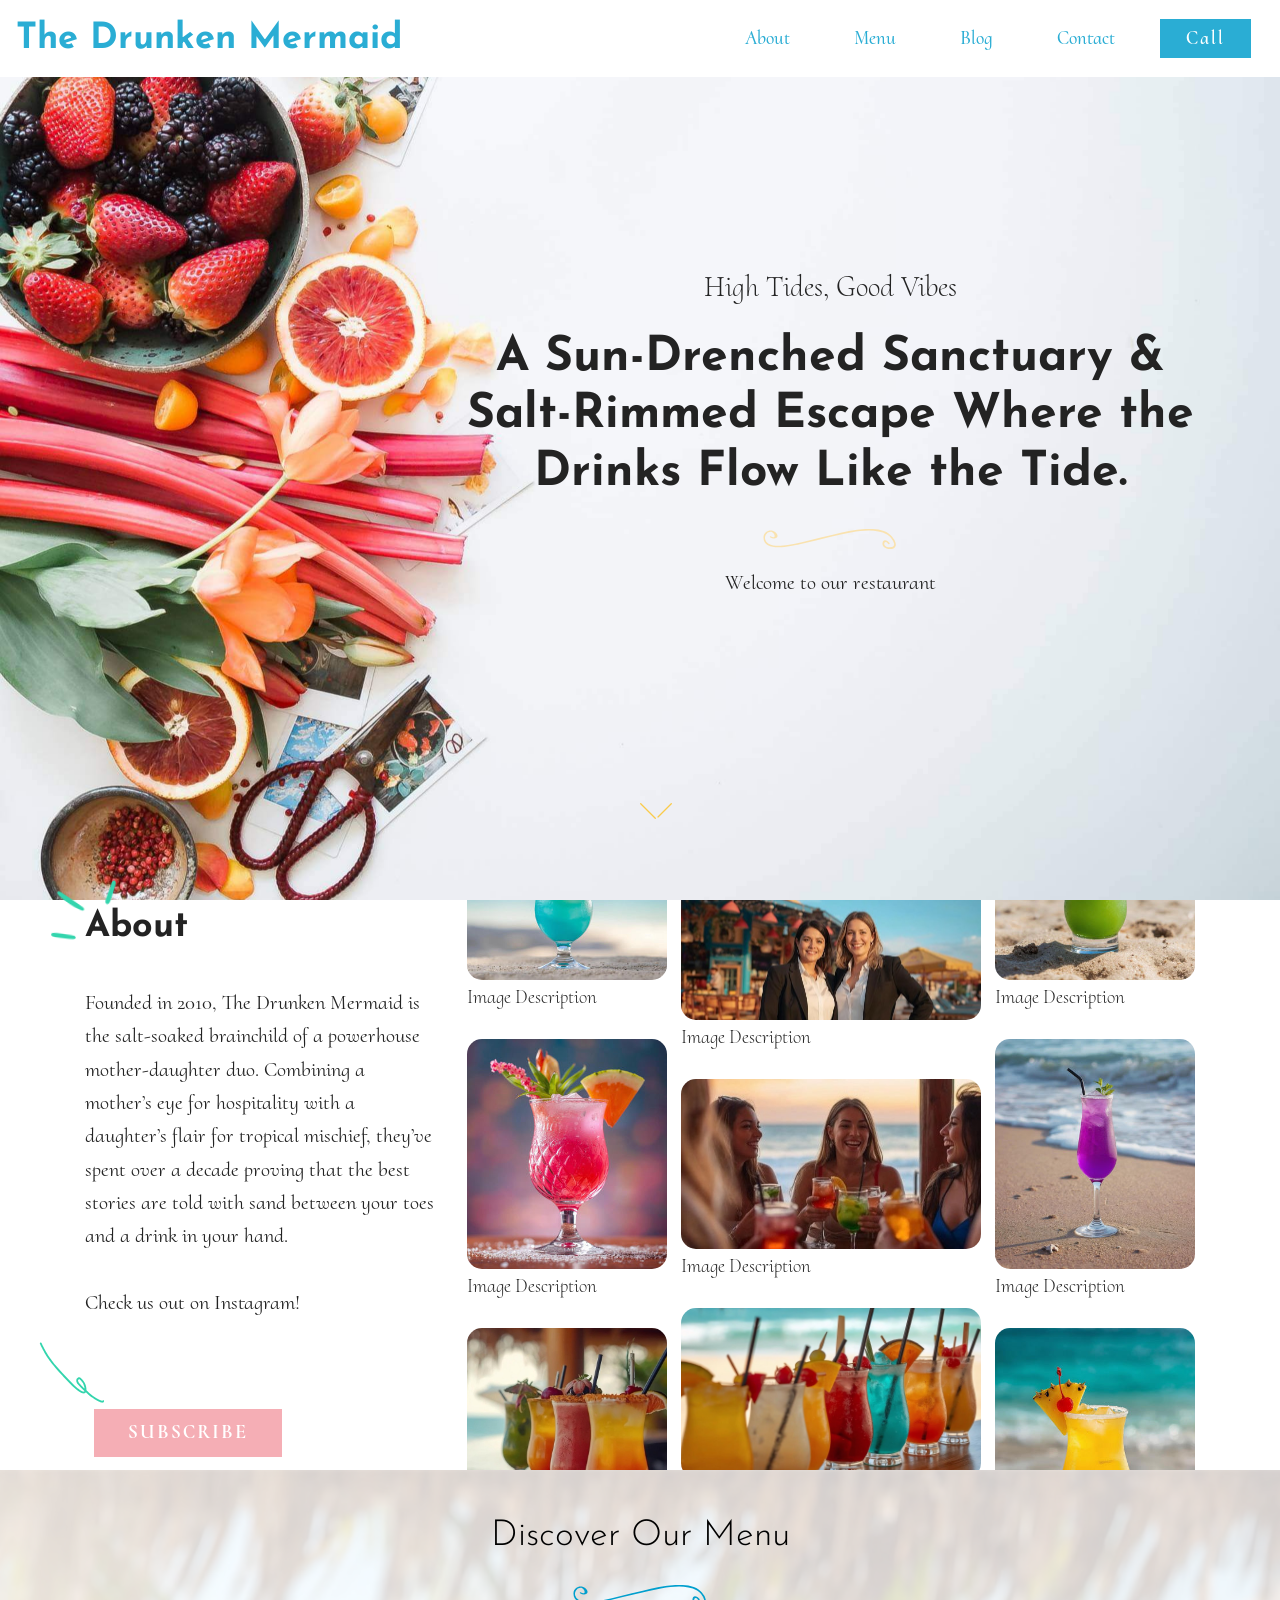
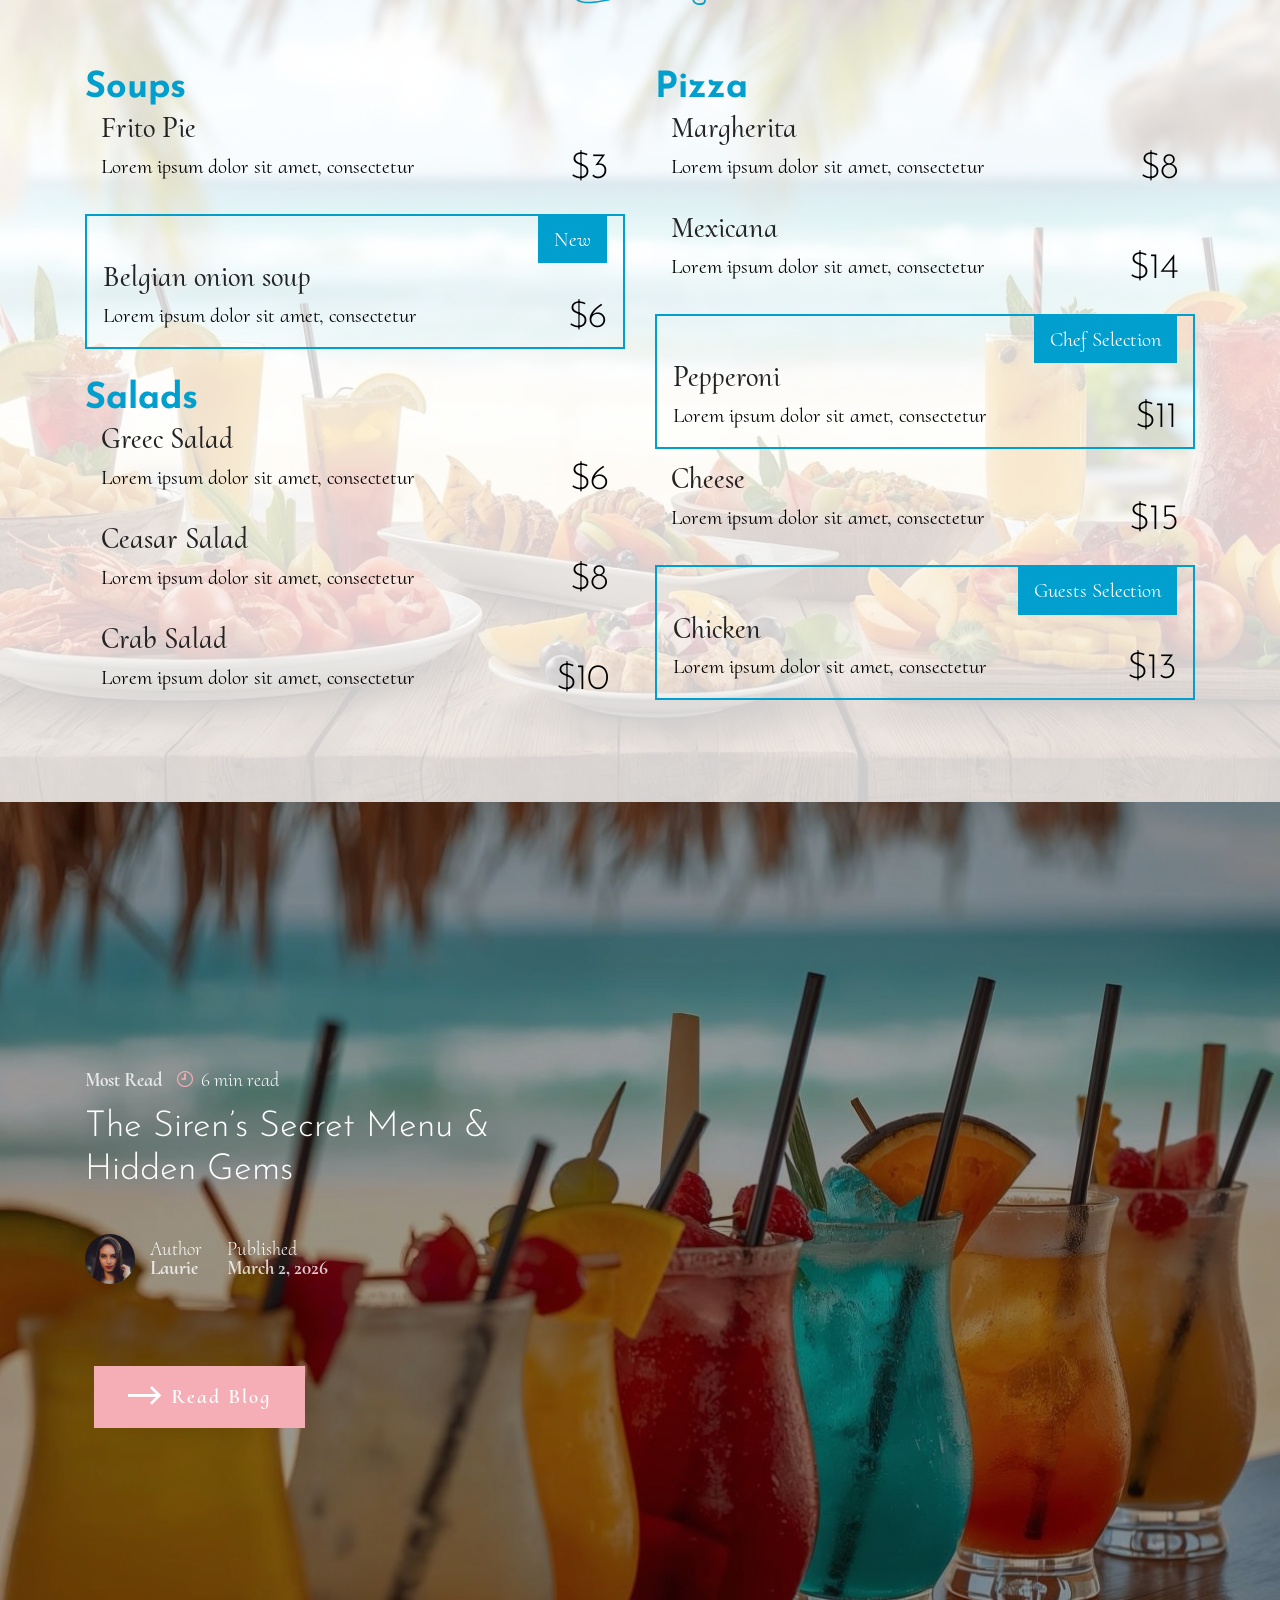
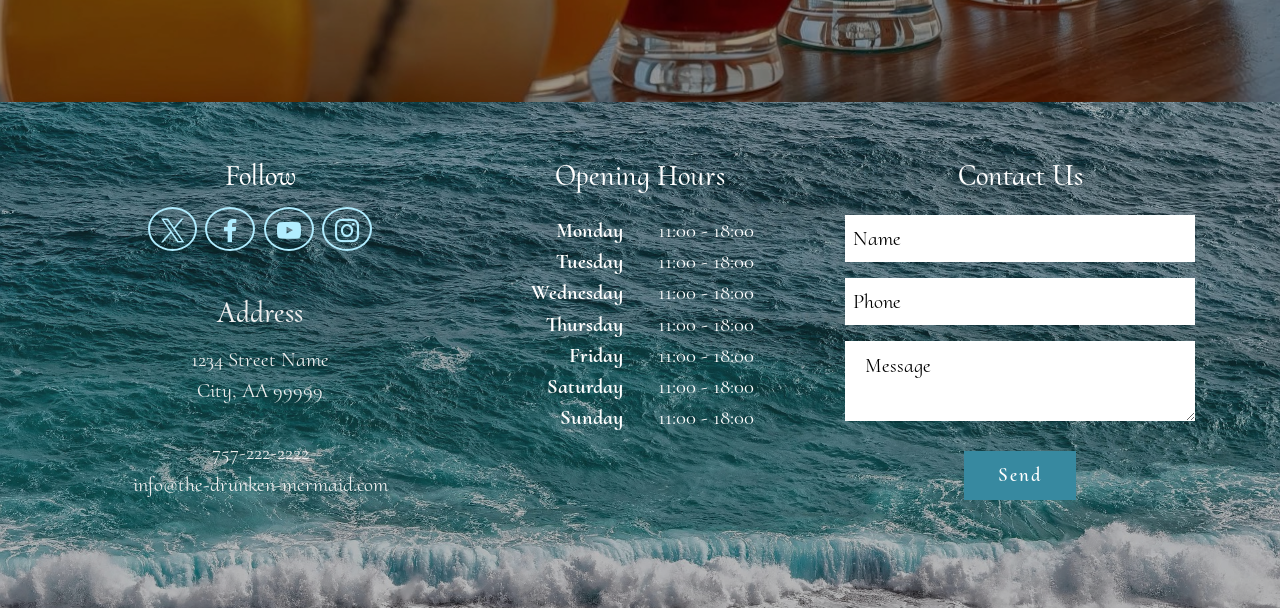
<file: index.html>
<!DOCTYPE html>
<html  >
<head>
  <!-- Site made with Mobirise Website Builder v5.3.9, https://mobirise.com -->
  <meta charset="UTF-8">
  <meta http-equiv="X-UA-Compatible" content="IE=edge">
  <meta name="generator" content="Mobirise v5.3.9, mobirise.com">
  <meta name="viewport" content="width=device-width, initial-scale=1, minimum-scale=1">
  <link rel="shortcut icon" href="assets/images/untitled-design.jpg" type="image/x-icon">
  <meta name="description" content="">
  
  
  <title>Home</title>
  <link rel="stylesheet" href="assets/web/assets/mobirise-icons/mobirise-icons.css">
  <link rel="stylesheet" href="assets/web/assets/mobirise-icons2/mobirise2.css">
  <link rel="stylesheet" href="assets/tether/tether.min.css">
  <link rel="stylesheet" href="assets/bootstrap/css/bootstrap.min.css">
  <link rel="stylesheet" href="assets/bootstrap/css/bootstrap-grid.min.css">
  <link rel="stylesheet" href="assets/bootstrap/css/bootstrap-reboot.min.css">
  <link rel="stylesheet" href="assets/dropdown/css/style.css">
  <link rel="stylesheet" href="assets/socicon/css/styles.css">
  <link rel="stylesheet" href="assets/theme/css/style.css">
  <link rel="preload" href="https://fonts.googleapis.com/css?family=Josefin+Sans:100,200,300,400,500,600,700,100i,200i,300i,400i,500i,600i,700i&display=swap" as="style" onload="this.onload=null;this.rel='stylesheet'">
  <noscript><link rel="stylesheet" href="https://fonts.googleapis.com/css?family=Josefin+Sans:100,200,300,400,500,600,700,100i,200i,300i,400i,500i,600i,700i&display=swap"></noscript>
  <link rel="preload" href="https://fonts.googleapis.com/css?family=Cormorant+Upright:300,400,500,600,700&display=swap" as="style" onload="this.onload=null;this.rel='stylesheet'">
  <noscript><link rel="stylesheet" href="https://fonts.googleapis.com/css?family=Cormorant+Upright:300,400,500,600,700&display=swap"></noscript>
  <link rel="preload" as="style" href="assets/mobirise/css/mbr-additional.css"><link rel="stylesheet" href="assets/mobirise/css/mbr-additional.css" type="text/css">
  
  
  
  
</head>
<body>
  
  <section class="menu menu1 restaurantm4_menu1 cid-vd1qHMdSnq" once="menu" id="menu1-1">

	


	<nav class="navbar navbar-dropdown navbar-fixed-top navbar-expand-lg">
		<div class="navbar-brand">
			
			<span class="navbar-caption-wrap"><a class="navbar-caption text-info display-2" href="index.html">The Drunken Mermaid</a></span>
		</div>
		<button class="navbar-toggler" type="button" data-toggle="collapse" data-target="#navbarSupportedContent" aria-controls="navbarNavAltMarkup" aria-expanded="false" aria-label="Toggle navigation">
			<div class="hamburger">
				<span></span>
				<span></span>
				<span></span>
				<span></span>
			</div>
		</button>
		<div class="collapse navbar-collapse" id="navbarSupportedContent">
			<ul class="navbar-nav nav-dropdown" data-app-modern-menu="true"><li class="nav-item">
					<a class="nav-link link text-info text-primary display-4" href="index.html#image2-n">About</a>
				</li><li class="nav-item"><a class="nav-link link text-info text-primary display-4" href="index.html#restaurant-menu2-0">Menu</a></li>
				<li class="nav-item">
					<a class="nav-link link text-info text-primary display-4" href="page2.html">Blog</a>
				</li>
				<li class="nav-item">
					<a class="nav-link link text-info text-primary display-4" href="index.html#footer4-l">Contact</a>
				</li></ul>
			
			<div class="navbar-buttons mbr-section-btn"><a class="btn btn-sm btn-info display-4" href="tel:+1-757-222-2222">Call</a></div>
		</div>
	</nav>
</section>

<section class="header1 restaurantm4_header1 cid-vd1OScK9Ai mbr-fullscreen mbr-parallax-background" id="header1-m">

	
    


	

	<div class="container">
		<div class="row">
			<div class="col-lg-8 col-md-10 ml-auto">
				<h3 class="mbr-section-subtitle align-center mbr-light pb-3 mbr-fonts-style display-5">High Tides, Good Vibes</h3>
				<h1 class="mbr-section-title align-center mbr-bold mbr-fonts-style display-1">A Sun-Drenched Sanctuary &amp; Salt-Rimmed Escape Where the Drinks Flow Like the Tide.</h1>
				<div class="py-3 ornament align-center">
					<svg xmlns="http://www.w3.org/2000/svg" viewBox="0 0 133 20" height="20" width="150" fill="#f9e2af">
						<g>
							<path d="M127.18,6.19C121-.05,109.94-.24,101.84.1,90.84.56,80,3.3,69.32,5.77c-8,1.86-16,3.63-24,5.72-9.21,2.41-18.6,4.72-28.14,5.19-4.1.2-8.48,0-12.16-2a6.6,6.6,0,0,1-2.7-9A5.46,5.46,0,0,1,7.07,2.77c4-.22,6.73,8.39-.08,4.58a.49.49,0,0,0-.49.84c4.88,3,10.8,0,5.4-4.91C7.6-.63.4,2.06,0,8-1,24,28.25,17,36.29,15.24,53.74,11.37,70.9,6.44,88.53,3.33c11.1-2,24.75-3.54,35.06,2.19a16,16,0,0,1,6.86,8.85c1.29,4.31-4.35,4.2-7,3.52-4.84-1.26-2.42-8,1.22-3,.61.83,2,0,1.4-.82-2.15-2.93-6.71-4.9-7.12.35s8.36,7.24,11.72,4.47C135,15.32,129.91,9,127.18,6.19Z"></path>
						</g>
					</svg>
				</div>
				<p class="mbr-text align-center pb-3 mbr-fonts-style display-7">
					Welcome to our restaurant
				</p>
			</div>
		</div>
	</div>

	<div class="mbr-arrow hidden-sm-down" aria-hidden="true">
		
		<a href="#next">
			<i class="mbri-arrow-down mbr-iconfont"></i>
		</a>
	</div>
</section>

<section class="image2 cid-vd1Q7eUGV1" id="image2-n">
    

    

    <div class="container">
        <div class="row align-items-center">
            <div class="col-12 col-lg-4">
                <div class="text-wrapper">
                    <h3 class="mbr-section-title mbr-fonts-style display-2">
                        <span>
                            <svg xmlns="http://www.w3.org/2000/svg" viewBox="0 0 126 121" fill="none">
                                <path fill-rule="evenodd" clip-rule="evenodd" d="M2.58298 3.09025C2.08298 5.00692 1.66631 6.96525 1.49964 8.92358C0.957977 15.8403 0.332979 39.0486 0.541312 43.7153C0.541312 45.1319 0.791311 46.7153 1.37464 48.0069C2.41631 50.2986 5.08298 50.4653 6.54131 48.3403C7.08298 47.5903 7.41631 46.5903 7.58298 45.6319C8.04131 42.8403 8.41631 40.0486 8.62464 37.2569C9.20797 28.8403 9.74964 20.3819 10.1246 11.9653C10.2496 9.17359 9.95797 6.34026 9.62464 3.54859C9.37464 1.46526 7.66631 -0.11808 6.08298 0.0069201C4.20798 0.173587 3.04131 1.38192 2.58298 3.09025ZM59.583 58.5897C59.7428 57.9507 59.8812 57.35 60.0134 56.7767L60.0134 56.7767C60.2949 55.5556 60.5477 54.4588 60.9163 53.3814C66.333 37.3814 75.0414 23.1314 84.958 9.58971C86.1247 8.00638 87.583 6.50638 89.208 5.50638C90.083 4.96471 91.833 5.04805 92.833 5.58972C93.583 6.00638 94.1247 7.63138 93.958 8.54805C93.6664 10.298 93.0414 12.0897 92.1664 13.6731C86.4164 24.1314 80.6247 34.5481 74.7497 44.9231C73.0215 47.9555 71.2168 50.9624 69.4154 53.9637C68.9149 54.7977 68.4146 55.6312 67.9163 56.4647C67.1663 57.7564 66.333 59.0064 65.458 60.1731C64.4997 61.5064 63.0413 62.2981 61.583 61.4231C61.491 61.367 61.3982 61.3125 61.3056 61.2582L61.3055 61.2581C60.4341 60.7466 59.583 60.2469 59.583 58.5897ZM118.583 120.633C117.915 120.521 117.209 120.419 116.481 120.314C115.033 120.104 113.498 119.882 112 119.549C103.125 117.549 94.2497 115.549 85.4163 113.466C83.4997 113.008 81.6247 112.216 79.9163 111.299C77.6247 110.091 76.833 108.383 77.208 106.508C77.583 104.633 79.083 103.466 81.708 103.424C83.4997 103.383 85.4164 103.424 87.1247 103.841C98.333 106.674 109.541 109.591 120.708 112.549C121.958 112.883 123.25 113.466 124.208 114.299C126.625 116.341 125.875 119.549 122.791 120.341C122.028 120.525 121.197 120.543 120.279 120.563H120.279H120.279C119.745 120.575 119.181 120.587 118.583 120.633Z">
                                </path>
                            </svg>
                            <strong>About</strong></span></h3>
                    <p class="mbr-text mbr-fonts-style display-7">Founded in 2010, The Drunken Mermaid is the salt-soaked brainchild of a powerhouse mother-daughter duo. Combining a mother’s eye for hospitality with a daughter’s flair for tropical mischief, they’ve spent over a decade proving that the best stories are told with sand between your toes and a drink in your hand. <br><br>Check us out on Instagram!</p>
                    <div class="button-container">
                        <svg xmlns="http://www.w3.org/2000/svg" viewBox="0 0 191 195" fill="none">
                            <path d="M188.259 168.622C188.613 169.648 188.558 170.772 188.104 171.759C187.651 172.746 186.835 173.52 185.826 173.922C184.294 174.445 182.631 174.441 181.102 173.91C179.254 173.333 177.455 172.613 175.72 171.756C173.66 170.849 170.674 169.523 168.725 168.379C166.367 166.997 153.301 158.638 151.534 157.293C148.91 155.297 142.581 149.576 141.437 148.461C140.66 147.662 139.883 146.863 139.029 145.985C136.13 149.594 132.346 149.374 129.343 148.795C126.645 148.273 124.47 146.618 122.107 145.158C117.935 142.543 113.964 139.618 110.229 136.409C98.4914 126.617 88.6245 115.006 77.8563 104.212C75.5352 101.898 73.3717 99.4187 71.1778 96.9811C66.0329 91.2709 60.9162 85.5492 55.8274 79.8159C54.3514 78.1527 42.9076 63.9747 41.7366 62.286C40.302 60.2173 34.2569 51.6753 32.9065 49.5719C31.1402 46.8714 26.0535 38.5638 25.2723 37.1911C24.491 35.8184 23.7422 34.2609 22.95 32.8164C22.3037 31.6187 19.6343 26.4388 18.9427 25.0614C18.4956 24.1413 18.0063 23.2505 17.5592 22.3304C16.3392 19.8644 15.1677 17.3514 14.0079 14.8505C13.8743 14.5799 13.6443 13.9435 13.4256 13.3432C13.2396 12.8646 13.2125 12.3389 13.3485 11.8438C13.4845 11.3487 13.7763 10.9105 14.1807 10.5942C15.9614 9.25118 17.912 12.008 18.1698 12.37C18.8657 13.5637 19.4752 14.8058 19.9935 16.0867C20.3705 16.8983 20.5743 17.7015 20.964 18.4536C22.4414 21.3053 23.9789 24.1341 25.4857 27.0161C26.6082 29.188 36.9693 46.4808 38.1692 48.2476C39.369 50.0144 52.2883 67.6116 54.3999 70.3886C54.6236 70.6186 54.7991 70.8839 55.0168 71.1199C61.9163 78.7838 68.6283 86.6183 75.6851 94.141C86.4713 105.644 97.3883 117.047 108.436 128.351C119.591 138.379 127.732 143.116 130.484 144.116C131.747 144.761 135.599 144.384 134.757 142.646L133.244 141.09C127.75 135.441 122.05 129.968 116.84 124.054C114.047 120.879 112.023 116.956 112.704 112.289C113.159 109.195 115.277 107.23 117.654 105.967C120.362 104.511 123.297 105.191 125.643 107.422C132.328 113.799 134.1 117.33 135.147 119.387C136.368 121.626 137.402 123.962 138.239 126.371C139.089 129.119 139.738 131.924 140.183 134.766C140.458 136.43 140.231 138.183 140.344 139.887C140.434 140.424 140.698 140.917 141.095 141.289C143.157 143.337 145.207 145.396 147.372 147.344C148.977 148.788 150.678 150.125 152.374 151.469C153.709 152.527 155.931 154.23 157.297 155.247C158.662 156.263 160.027 157.304 161.382 158.236C163.524 159.688 165.666 161.139 167.858 162.472C170.328 163.958 172.816 165.426 175.409 166.663C177.7 167.679 180.042 168.575 182.426 169.347C182.586 169.403 182.757 169.425 182.926 169.413C183.636 169.399 184.312 169.106 184.807 168.597C185.103 168.202 185.507 167.902 185.971 167.733C186.435 167.564 186.938 167.535 187.419 167.648C187.628 167.73 187.813 167.861 187.96 168.031C188.106 168.2 188.209 168.403 188.259 168.622V168.622ZM135.163 135.831C135.135 135.074 135.066 134.319 134.955 133.57C134.446 131.132 131.56 122.616 130.55 120.948C129.176 118.628 127.578 116.45 125.778 114.442C124.903 113.391 123.949 112.409 122.922 111.506C122.183 110.921 121.243 110.65 120.306 110.75C119.368 110.851 118.508 111.316 117.909 112.045C117.21 112.937 117.252 113.792 117.671 115.434C118.296 117.595 119.381 119.594 120.851 121.296C125.069 125.936 134.578 135.339 135.193 135.801L135.163 135.831Z">
                            </path>
                        </svg>
                        <div class="mbr-section-btn justify-content-start"><a class="btn btn-size btn-secondary display-4" href="http://instagram.com" target="_blank"><strong>SUBSCRIBE</strong></a></div>
                    </div>
                </div>
            </div>
            <div class="col-12 col-lg-8">
                <div class="image-container">
                    <div class="image-inner-container">
                        <div class="image-col col-aside">
                            <div class="tile">
                                <div class="image-wrap">
                                    <img src="assets/images/blue-and-yellow-beach-cocktail-400x400.jpg" alt="Mobirise">
                                </div>
                                <div class="mbr-description">
                                    <p class="mbr-description mbr-fonts-style mt-2 display-4">
                                        Image Description
                                    </p>
                                </div>
                            </div>
                            <div class="tile">
                                <div class="image-wrap">
                                    <img src="assets/images/pink-beach-cocktail-fancy-glass-400x400.jpg" alt="Mobirise">
                                </div>
                                <div class="mbr-description">
                                    <p class="mbr-description mbr-fonts-style mt-2 display-4">
                                        Image Description
                                    </p>
                                </div>
                            </div>
                            <div class="tile">
                                <div class="image-wrap">
                                    <img src="assets/images/beach-bar-drinks-with-them-on-the-right-so-theres-space-on-the-left.jpeg" alt="Mobirise">
                                </div>
                                <div class="mbr-description">
                                    <p class="mbr-description mbr-fonts-style mt-2 display-4">
                                        Image Description
                                    </p>
                                </div>
                            </div>
                        </div>
                        <div class="image-col col-middle">
                            <div class="tile">
                                <div class="image-wrap">
                                    <img src="assets/images/mother-daughter-business-owners-of-beach-bar-600x600.jpeg" alt="Mobirise">
                                </div>
                                <div class="mbr-description">
                                    <p class="mbr-description mbr-fonts-style mt-2 display-4">
                                        Image Description
                                    </p>
                                </div>
                            </div>
                            <div class="tile">
                                <div class="image-wrap">
                                    <img src="assets/images/women-enjoying-cocktails-at-beach-bar-600x600.jpeg" alt="Mobirise">
                                </div>
                                <div class="mbr-description">
                                    <p class="mbr-description mbr-fonts-style mt-2 display-4">
                                        Image Description
                                    </p>
                                </div>
                            </div>
                            <div class="tile">
                                <div class="image-wrap">
                                    <img src="assets/images/beach-bar-focus-on-the-drinks.jpeg" alt="Mobirise">
                                </div>
                                <div class="mbr-description">
                                    <p class="mbr-description mbr-fonts-style mt-2 display-4">
                                        Image Description
                                    </p>
                                </div>
                            </div>
                        </div>
                        <div class="image-col col-aside">
                            <div class="tile">
                                <div class="image-wrap">
                                    <img src="assets/images/green-beach-cocktail-400x400.jpg" alt="Mobirise">
                                </div>
                                <div class="mbr-description">
                                    <p class="mbr-description mbr-fonts-style mt-2 display-4">
                                        Image Description
                                    </p>
                                </div>
                            </div>
                            <div class="tile">
                                <div class="image-wrap">
                                    <img src="assets/images/purple-beach-drink-cocktail-fancy-glass-400x400.jpg" alt="Mobirise">
                                </div>
                                <div class="mbr-description">
                                    <p class="mbr-description mbr-fonts-style mt-2 display-4">
                                        Image Description
                                    </p>
                                </div>
                            </div>
                            <div class="tile">
                                <div class="image-wrap">
                                    <img src="assets/images/yellow-beach-cocktail-400x400.jpg" alt="Mobirise">
                                </div>
                                <div class="mbr-description">
                                    <p class="mbr-description mbr-fonts-style mt-2 display-4">
                                        Image Description
                                    </p>
                                </div>
                            </div>
                        </div>
                    </div>
                </div>
            </div>
        </div>
    </div>
</section>

<section class="restaurant-menu2 restaurantm4_restaurant-menu2 restaurant-special-menu cid-vd1qBfQuz1" id="restaurant-menu2-0">

	
    


	<div class="mbr-overlay" style="opacity: 0.8; background-color: rgb(255, 255, 255);">
	</div>

	<div class="container">
		<h2 class="mbr-section-title align-center mbr-fonts-style mbr-black display-2">
			Discover Our Menu
		</h2>
		<div class="py-3 ornament align-center">
			<svg xmlns="http://www.w3.org/2000/svg" viewBox="0 0 133 20" height="20" width="150" fill="#009fce">
				<g>
					<path d="M127.18,6.19C121-.05,109.94-.24,101.84.1,90.84.56,80,3.3,69.32,5.77c-8,1.86-16,3.63-24,5.72-9.21,2.41-18.6,4.72-28.14,5.19-4.1.2-8.48,0-12.16-2a6.6,6.6,0,0,1-2.7-9A5.46,5.46,0,0,1,7.07,2.77c4-.22,6.73,8.39-.08,4.58a.49.49,0,0,0-.49.84c4.88,3,10.8,0,5.4-4.91C7.6-.63.4,2.06,0,8-1,24,28.25,17,36.29,15.24,53.74,11.37,70.9,6.44,88.53,3.33c11.1-2,24.75-3.54,35.06,2.19a16,16,0,0,1,6.86,8.85c1.29,4.31-4.35,4.2-7,3.52-4.84-1.26-2.42-8,1.22-3,.61.83,2,0,1.4-.82-2.15-2.93-6.71-4.9-7.12.35s8.36,7.24,11.72,4.47C135,15.32,129.91,9,127.18,6.19Z">
					</path>
				</g>
			</svg>
		</div>

		<div class="row pt-5">
			<div class="col-md-6">
				<div class="menu-group">
					<h3 class="mbr-fonts-style group-title mbr-black align-left display-2">
						Soups
					</h3>
					<div class="row menu-row" data-specials="2">
						
						
					<div class="col-md-12 menu-item">
							<div class="special-label align-right">
								<div class="label-text mbr-fonts-style display-7">Chef Selection</div>
							</div>
							<h3 class="item-title mbr-fonts-style display-5">Frito Pie</h3>
							<div class="menu-box">
								<p class="box-text mbr-black mbr-fonts-style display-7">
									Lorem ipsum dolor sit amet, consectetur
								</p>
								<span class="mbr-fonts-style box-price mbr-black display-2">
									$3
								</span>
							</div>
						</div><div class="col-md-12 menu-item">
							<div class="special-label align-right">
								<div class="label-text mbr-fonts-style display-7">New</div>
							</div>
							<h3 class="item-title mbr-fonts-style display-5">Belgian onion soup</h3>
							<div class="menu-box">
								<p class="box-text mbr-black mbr-fonts-style display-7">
									Lorem ipsum dolor sit amet, consectetur
								</p>
								<span class="mbr-fonts-style box-price mbr-black display-2">
									$6
								</span>
							</div>
						</div></div>
				</div>
				<div class="menu-group">
					<h3 class="mbr-fonts-style group-title mbr-black align-left display-2">
						Salads
					</h3>
					<div class="row menu-row">
						
						
						
					<div class="col-md-12 menu-item">
							<div class="special-label align-right">
								<div class="label-text mbr-fonts-style display-7">Chef Selection</div>
							</div>
							<h3 class="item-title mbr-fonts-style display-5">Greec Salad</h3>
							<div class="menu-box">
								<p class="box-text mbr-black mbr-fonts-style display-7">
									Lorem ipsum dolor sit amet, consectetur
								</p>
								<span class="mbr-fonts-style box-price mbr-black display-2">
									$6
								</span>
							</div>
						</div><div class="col-md-12 menu-item">
							<div class="special-label align-right">
								<div class="label-text mbr-fonts-style display-7">Chef Selection</div>
							</div>
							<h3 class="item-title mbr-fonts-style display-5">Ceasar Salad</h3>
							<div class="menu-box">
								<p class="box-text mbr-black mbr-fonts-style display-7">
									Lorem ipsum dolor sit amet, consectetur
								</p>
								<span class="mbr-fonts-style box-price mbr-black display-2">
									$8
								</span>
							</div>
						</div><div class="col-md-12 menu-item">
							<div class="special-label align-right">
								<div class="label-text mbr-fonts-style display-7">Chef Selection</div>
							</div>
							<h3 class="item-title mbr-fonts-style display-5">Crab Salad</h3>
							<div class="menu-box">
								<p class="box-text mbr-black mbr-fonts-style display-7">
									Lorem ipsum dolor sit amet, consectetur
								</p>
								<span class="mbr-fonts-style box-price mbr-black display-2">
									$10
								</span>
							</div>
						</div></div>
				</div>
				
			</div>
			<div class="col-md-6">
				<div class="menu-group">
					<h3 class="mbr-fonts-style group-title mbr-black align-left display-2">
						Pizza
					</h3>
					<div class="row menu-row" data-specials="3;5">
						
						
						
						
						
					<div class="col-md-12 menu-item">
							<div class="special-label align-right">
								<div class="label-text mbr-fonts-style display-7">Chef Selection</div>
							</div>
							<h3 class="item-title mbr-fonts-style display-5">Margherita</h3>
							<div class="menu-box">
								<p class="box-text mbr-black mbr-fonts-style display-7">
									Lorem ipsum dolor sit amet, consectetur
								</p>
								<span class="mbr-fonts-style box-price mbr-black display-2">
									$8
								</span>
							</div>
						</div><div class="col-md-12 menu-item">
							<div class="special-label align-right">
								<div class="label-text mbr-fonts-style display-7">Chef Selection</div>
							</div>
							<h3 class="item-title mbr-fonts-style display-5">Mexicana</h3>
							<div class="menu-box">
								<p class="box-text mbr-black mbr-fonts-style display-7">
									Lorem ipsum dolor sit amet, consectetur
								</p>
								<span class="mbr-fonts-style box-price mbr-black display-2">
									$14
								</span>
							</div>
						</div><div class="col-md-12 menu-item">
							<div class="special-label align-right">
								<div class="label-text mbr-fonts-style display-7">Chef Selection</div>
							</div>
							<h3 class="item-title mbr-fonts-style display-5">Pepperoni</h3>
							<div class="menu-box">
								<p class="box-text mbr-black mbr-fonts-style display-7">
									Lorem ipsum dolor sit amet, consectetur
								</p>
								<span class="mbr-fonts-style box-price mbr-black display-2">
									$11
								</span>
							</div>
						</div><div class="col-md-12 menu-item">
							<div class="special-label align-right">
								<div class="label-text mbr-fonts-style display-7">Chef Selection</div>
							</div>
							<h3 class="item-title mbr-fonts-style display-5">Cheese</h3>
							<div class="menu-box">
								<p class="box-text mbr-black mbr-fonts-style display-7">
									Lorem ipsum dolor sit amet, consectetur
								</p>
								<span class="mbr-fonts-style box-price mbr-black display-2">
									$15
								</span>
							</div>
						</div><div class="col-md-12 menu-item">
							<div class="special-label align-right">
								<div class="label-text mbr-fonts-style display-7">Guests Selection</div>
							</div>
							<h3 class="item-title mbr-fonts-style display-5">Chicken</h3>
							<div class="menu-box">
								<p class="box-text mbr-black mbr-fonts-style display-7">
									Lorem ipsum dolor sit amet, consectetur
								</p>
								<span class="mbr-fonts-style box-price mbr-black display-2">
									$13
								</span>
							</div>
						</div></div>
				</div>
				
				
			</div>
		</div>
	</div>
</section>

<section class="header3 cid-vd1rMfQWea mbr-fullscreen" id="header3-3">

    
    


    <div class="mbr-overlay" style="opacity: 0.4; background-color: rgb(0, 0, 0);">
    </div>

    <div class="container">
        <div class="row">
            <div class="col-12 col-md-5">
                <div class="item-wrapper text-white">
                    <div class="card_topic">
                        <span class="category_content mbr-fonts-style display-4"><strong>Most Read</strong></span>
                        <span class="mbr-iconfont mobi-mbri-clock mobi-mbri"></span>
                        <span class="category_estimate mbr-medium mbr-fonts-style display-4">6 min read</span>
                    </div>
                    <h1 class="mbr-section-title mbr-fonts-style display-2">The Siren’s Secret Menu &amp; Hidden Gems</h1>
                    <div class="post_wrap text-white">
                        <div class="card_post">
                            <div class="image_post">
                                <img src="assets/images/face2.jpg" alt="">
                            </div>
                            <div class="author_post">
                                <p class="author mb-0 mbr-fonts-style display-4">Author</p>
                                <p class="name_author mb-0 mbr-fonts-style display-4"><strong>Laurie</strong></p>
                            </div>
                            <div class="published_post">
                                <p class="publish_date mb-0 mbr-fonts-style display-4">Published</p>
                                <p class="date mb-0 mbr-fonts-style display-4"><strong>March 2, 2026</strong></p>
                            </div>
                        </div>
                    </div>
                </div>
                    <div class="text-white">
                    
                    <div class="mbr-section-btn"><a class="btn btn-secondary display-7" href="page1.html"><span class="mobi-mbri mobi-mbri-right mbr-iconfont mbr-iconfont-btn"></span>Read Blog</a></div>
                </div>
            </div>
        </div>
    </div>
</section>

<section class="footer4 restaurantm4_footer4 cid-vd1LzIvXD3" id="footer4-l">

	

	<div class="mbr-overlay" style="opacity: 0.3; background-color: rgb(35, 35, 35);"></div>

	<div class="container">
		<div class="row content justify-content-center align-items-start mbr-white">
			<div class="col-12 col-md-6 col-lg-4 pb-3">
				
				<div class="social-list pb-3 align-center">
					<h3 class="follow-title mbr-fonts-style pb-2 align-center display-5">
						Follow
					</h3>
					<div class="soc-item">
						<a href="https://twitter.com/mobirise" target="_blank">
							<span class="mbr-iconfont mbr-iconfont-social socicon-twitter socicon" style="color: rgb(177, 237, 255); fill: rgb(177, 237, 255);"></span>
						</a>
					</div>
					<div class="soc-item">
						<a href="https://www.facebook.com/pages/Mobirise/1616226671953247" target="_blank">
							<span class="socicon-facebook socicon mbr-iconfont mbr-iconfont-social"></span>
						</a>
					</div>
					<div class="soc-item">
						<a href="https://www.youtube.com/c/mobirise" target="_blank">
							<span class="socicon-youtube socicon mbr-iconfont mbr-iconfont-social"></span>
						</a>
					</div>
					<div class="soc-item">
						<a href="https://instagram.com/mobirise" target="_blank">
							<span class="socicon-instagram socicon mbr-iconfont mbr-iconfont-social"></span>
						</a>
					</div>
					
					
				</div>
				<div class="address">
					<h3 class="address-title mbr-fonts-style pb-2 align-center display-5">
						<br>Address
					</h3>
					<p class="address-block mbr-fonts-style pb-3 align-center display-7">
						1234 Street Name<br>
						City, AA 99999<br><br>757-222-2222<br>info@the-drunken-mermaid.com</p>
				</div>
				
			</div>
			<div class="col-sm-12 col-md-6 col-lg-5 col-xl-4 opening-hours pb-3 align-center">
				<h3 class="opening-hours-title pb-3 mbr-fonts-style align-center display-5">
					Opening Hours
				</h3>
				<div class="col-5 days-column mbr-fonts-style mbr-bold align-right display-7">
					<span>Monday</span>
					<span>Tuesday</span>
					<span>Wednesday</span>
					<span>Thursday</span>
					<span>Friday</span>
					<span>Saturday</span>
					<span>Sunday</span>
				</div>
				<div class="col-5 hours-column mbr-fonts-style align-left display-7">
					<span>11:00 - 18:00</span>
					<span>11:00 - 18:00</span>
					<span>11:00 - 18:00</span>
					<span>11:00 - 18:00</span>
					<span>11:00 - 18:00</span>
					<span>11:00 - 18:00</span>
					<span>11:00 - 18:00</span>
				</div>
			</div>
			<div class="form-1 col-sm-12 col-md-5 col-xl-4 col-lg-3">
				<h3 class="form-title pb-3 mbr-fonts-style align-center display-5">
					Contact Us
				</h3>
				<div data-form-type="formoid">
					<!---Formbuilder Form--->
					<form action="https://mobirise.eu/" method="POST" class="mbr-form form-with-styler" data-form-title="My Mobirise Form"><input type="hidden" name="email" data-form-email="true" value="OU9b3bDAOzNOC5PJNgt1YIlXCLR1L/AQPUgrK3oA9cF0icy7uiHLUWDBa2vBxs6c/Sk9qZmomc89Dayjs/rP/VW36BeBrHUZAHmrWLmCHzKo+AT5W8N5Ud9YkONtKyFq.0ZPgk1UbRypNwCEZiNCBF9mncxaqoPNb/F/QR6uzmpBTs46EQ8u+SBFmyZD+H6FghYDhrG/fHTs0h5ePbB2zwPJVCEAjsB8zX9KRZJYMQbZttlzCywQ49co6sjjFlKet">
						<div class="row">
							<div hidden="hidden" data-form-alert="" class="alert alert-success col-12">Thanks for filling
								out the form!</div>
							<div hidden="hidden" data-form-alert-danger="" class="alert alert-danger col-12"></div>
						</div>
						<div class="dragArea row">
							<div class="col-md-12  form-group " data-for="name">
								<input type="text" name="name" placeholder="Name" data-form-field="Name" required="required" class="form-control display-7" id="name-footer4-l">
							</div>
							
							<div data-for="phone" class="col-md-12  form-group ">
								<input type="text" name="phone" placeholder="Phone" data-form-field="Phone" class="form-control display-7" id="phone-footer4-l">
							</div>
							<div data-for="message" class="col-md-12  form-group pb-2">
								<textarea name="message" placeholder="Message" data-form-field="Message" class="form-control display-7" id="message-footer4-l"></textarea>
							</div>
							<div class="col-md-12 input-group-btn align-center">
								<button type="submit" class="btn btn-form btn-primary display-4">Send</button>
							</div>
						</div>
					</form>
					<!---Formbuilder Form--->
				</div>
			</div>
		</div>
	</div>
</section>


<script src="assets/web/assets/jquery/jquery.min.js"></script>
  <script src="assets/popper/popper.min.js"></script>
  <script src="assets/tether/tether.min.js"></script>
  <script src="assets/bootstrap/js/bootstrap.min.js"></script>
  <script src="assets/smoothscroll/smooth-scroll.js"></script>
  <script src="assets/parallax/jarallax.min.js"></script>
  <script src="assets/dropdown/js/nav-dropdown.js"></script>
  <script src="assets/dropdown/js/navbar-dropdown.js"></script>
  <script src="assets/touch-swipe/jquery.touch-swipe.min.js"></script>
  <script src="assets/mbr-restaurant-special-menu/mbr-restaurant-special-menu.js"></script>
  <script src="assets/theme/js/script.js"></script>
  <script src="assets/formoid/formoid.min.js"></script>
  
  
  
</body>
</html>
</file>
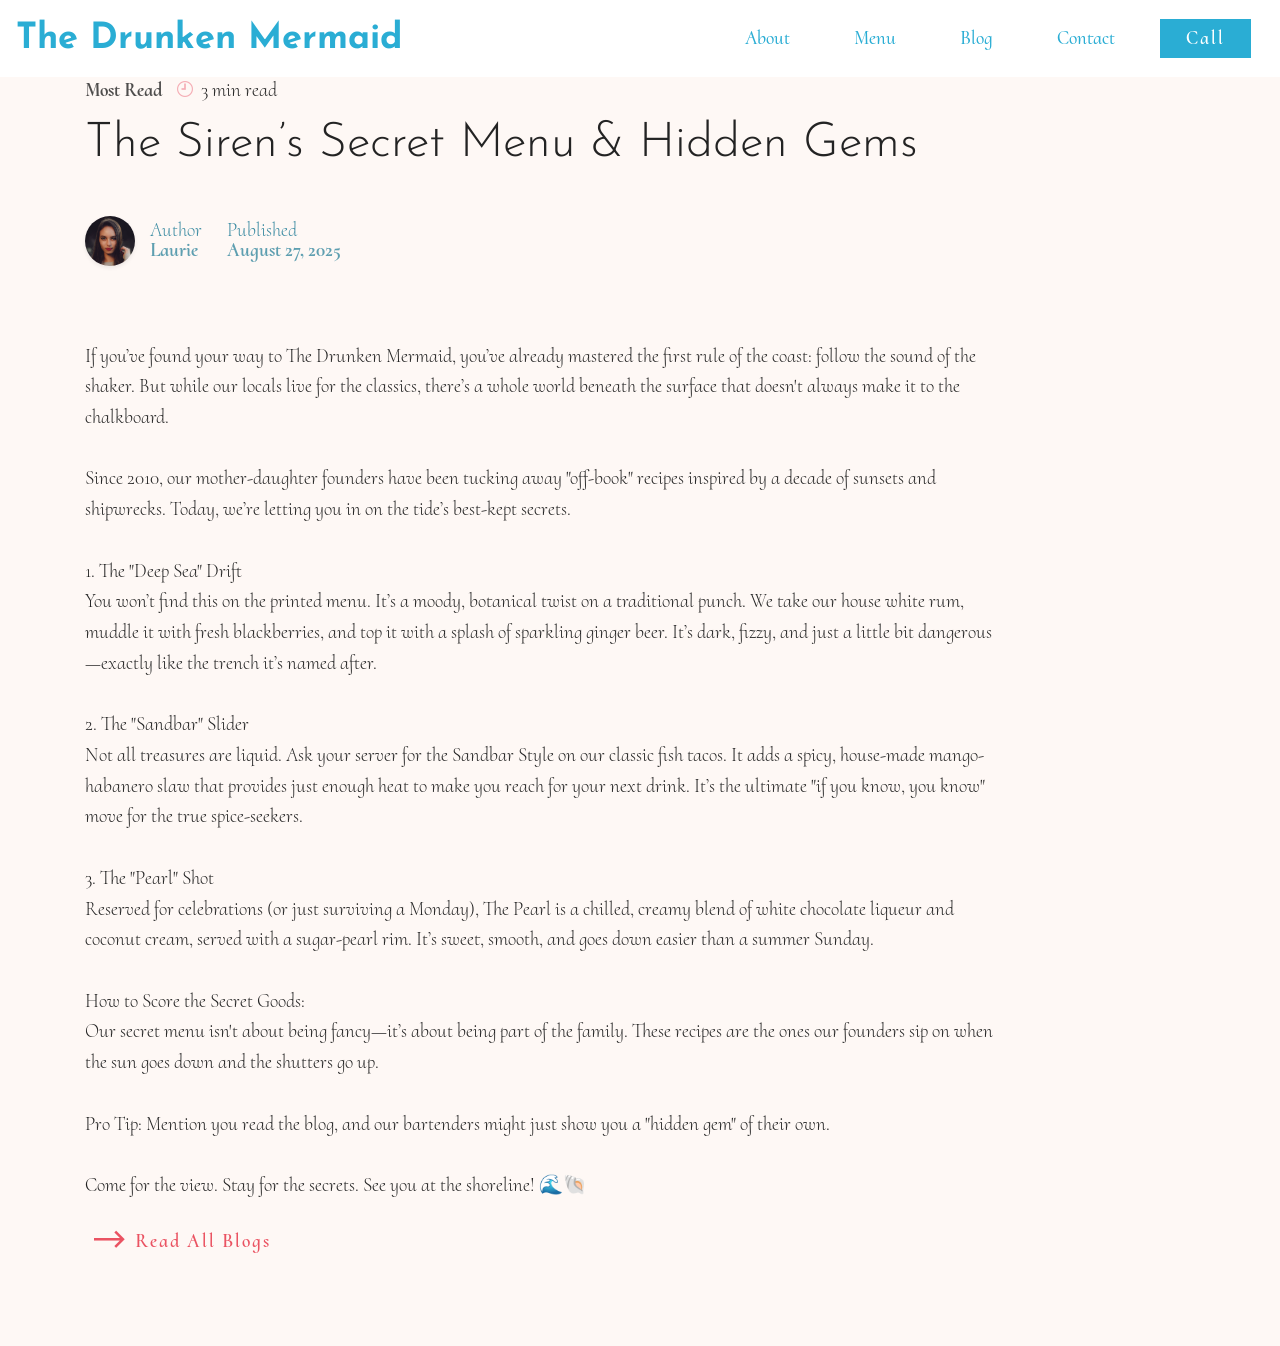
<file: page1.html>
<!DOCTYPE html>
<html  >
<head>
  <!-- Site made with Mobirise Website Builder v5.3.9, https://mobirise.com -->
  <meta charset="UTF-8">
  <meta http-equiv="X-UA-Compatible" content="IE=edge">
  <meta name="generator" content="Mobirise v5.3.9, mobirise.com">
  <meta name="viewport" content="width=device-width, initial-scale=1, minimum-scale=1">
  <link rel="shortcut icon" href="assets/images/untitled-design.jpg" type="image/x-icon">
  <meta name="description" content="">
  
  
  <title>Blog</title>
  <link rel="stylesheet" href="assets/web/assets/mobirise-icons2/mobirise2.css">
  <link rel="stylesheet" href="assets/tether/tether.min.css">
  <link rel="stylesheet" href="assets/bootstrap/css/bootstrap.min.css">
  <link rel="stylesheet" href="assets/bootstrap/css/bootstrap-grid.min.css">
  <link rel="stylesheet" href="assets/bootstrap/css/bootstrap-reboot.min.css">
  <link rel="stylesheet" href="assets/dropdown/css/style.css">
  <link rel="stylesheet" href="assets/socicon/css/styles.css">
  <link rel="stylesheet" href="assets/theme/css/style.css">
  <link rel="preload" href="https://fonts.googleapis.com/css?family=Josefin+Sans:100,200,300,400,500,600,700,100i,200i,300i,400i,500i,600i,700i&display=swap" as="style" onload="this.onload=null;this.rel='stylesheet'">
  <noscript><link rel="stylesheet" href="https://fonts.googleapis.com/css?family=Josefin+Sans:100,200,300,400,500,600,700,100i,200i,300i,400i,500i,600i,700i&display=swap"></noscript>
  <link rel="preload" href="https://fonts.googleapis.com/css?family=Cormorant+Upright:300,400,500,600,700&display=swap" as="style" onload="this.onload=null;this.rel='stylesheet'">
  <noscript><link rel="stylesheet" href="https://fonts.googleapis.com/css?family=Cormorant+Upright:300,400,500,600,700&display=swap"></noscript>
  <link rel="preload" as="style" href="assets/mobirise/css/mbr-additional.css"><link rel="stylesheet" href="assets/mobirise/css/mbr-additional.css" type="text/css">
  
  
  
  
</head>
<body>
  
  <section class="menu menu1 restaurantm4_menu1 cid-vd1BxlqhLP" once="menu" id="menu1-9">

	


	<nav class="navbar navbar-dropdown navbar-fixed-top navbar-expand-lg">
		<div class="navbar-brand">
			
			<span class="navbar-caption-wrap"><a class="navbar-caption text-info display-2" href="index.html">The Drunken Mermaid</a></span>
		</div>
		<button class="navbar-toggler" type="button" data-toggle="collapse" data-target="#navbarSupportedContent" aria-controls="navbarNavAltMarkup" aria-expanded="false" aria-label="Toggle navigation">
			<div class="hamburger">
				<span></span>
				<span></span>
				<span></span>
				<span></span>
			</div>
		</button>
		<div class="collapse navbar-collapse" id="navbarSupportedContent">
			<ul class="navbar-nav nav-dropdown" data-app-modern-menu="true"><li class="nav-item">
					<a class="nav-link link text-info text-primary display-4" href="index.html#image2-n">About</a>
				</li><li class="nav-item"><a class="nav-link link text-info text-primary display-4" href="index.html#restaurant-menu2-0">Menu</a></li>
				<li class="nav-item">
					<a class="nav-link link text-info text-primary display-4" href="page2.html">Blog</a>
				</li>
				<li class="nav-item">
					<a class="nav-link link text-info text-primary display-4" href="index.html#footer4-l">Contact</a>
				</li></ul>
			
			<div class="navbar-buttons mbr-section-btn"><a class="btn btn-sm btn-info display-4" href="tel:+1-757-222-2222">Call</a></div>
		</div>
	</nav>
</section>

<section class="header1 cid-vd1BxwgQWv" id="header1-e">

    
    


    

    <div class="container">
        <div class="row">
            <div class="col-12 col-md-10">
                
                <div class="item-wrapper">
                    <div class="card_topic">
                        <span class="category_content mbr-fonts-style display-4"><strong>Most Read</strong></span>
                        <span class="mbr-iconfont mobi-mbri-clock mobi-mbri"></span>
                        <span class="category_estimate mbr-medium mbr-fonts-style display-4">3 min read</span>
                    </div>
                    <h1 class="mbr-section-title mbr-fonts-style display-1">The Siren’s Secret Menu &amp; Hidden Gems</h1>
                    <div class="post_wrap text-primary">
                        <div class="card_post">
                            <div class="image_post">
                                <img src="assets/images/face2.jpg" alt="">
                            </div>
                            <div class="author_post">
                                <p class="author mb-0 mbr-fonts-style display-4">Author</p>
                                <p class="name_author mb-0 mbr-fonts-style display-4"><strong>Laurie</strong></p>
                            </div>
                            <div class="published_post">
                                <p class="publish_date mb-0 mbr-fonts-style display-4">Published</p>
                                <p class="date mb-0 mbr-fonts-style display-4"><strong>August 27, 2025</strong></p>
                            </div>
                        </div>
                    </div>
                </div>
                <div>
                    
                    <p class="mbr-text mbr-fonts-style display-4">If you’ve found your way to The Drunken Mermaid, you’ve already mastered the first rule of the coast: follow the sound of the shaker. But while our locals live for the classics, there’s a whole world beneath the surface that doesn't always make it to the chalkboard.<br><br>Since 2010, our mother-daughter founders have been tucking away "off-book" recipes inspired by a decade of sunsets and shipwrecks. Today, we’re letting you in on the tide’s best-kept secrets.<br><br>1. The "Deep Sea" Drift<br>You won’t find this on the printed menu. It’s a moody, botanical twist on a traditional punch. We take our house white rum, muddle it with fresh blackberries, and top it with a splash of sparkling ginger beer. It’s dark, fizzy, and just a little bit dangerous—exactly like the trench it’s named after.<br><br>2. The "Sandbar" Slider<br>Not all treasures are liquid. Ask your server for the Sandbar Style on our classic fish tacos. It adds a spicy, house-made mango-habanero slaw that provides just enough heat to make you reach for your next drink. It’s the ultimate "if you know, you know" move for the true spice-seekers.<br><br>3. The "Pearl" Shot<br>Reserved for celebrations (or just surviving a Monday), The Pearl is a chilled, creamy blend of white chocolate liqueur and coconut cream, served with a sugar-pearl rim. It’s sweet, smooth, and goes down easier than a summer Sunday.<br><br>How to Score the Secret Goods:<br>Our secret menu isn't about being fancy—it’s about being part of the family. These recipes are the ones our founders sip on when the sun goes down and the shutters go up.<br><br>Pro Tip: Mention you read the blog, and our bartenders might just show you a "hidden gem" of their own.<br><br>Come for the view. Stay for the secrets. See you at the shoreline! 🌊🐚</p>
                    <div class="mbr-section-btn"><a class="btn btn-secondary-outline display-4" href="page2.html"><span class="mobi-mbri mobi-mbri-right mbr-iconfont mbr-iconfont-btn"></span>Read All Blogs</a></div>
                </div>
            </div>
        </div>
    </div>
</section>


<script src="assets/web/assets/jquery/jquery.min.js"></script>
  <script src="assets/popper/popper.min.js"></script>
  <script src="assets/tether/tether.min.js"></script>
  <script src="assets/bootstrap/js/bootstrap.min.js"></script>
  <script src="assets/smoothscroll/smooth-scroll.js"></script>
  <script src="assets/dropdown/js/nav-dropdown.js"></script>
  <script src="assets/dropdown/js/navbar-dropdown.js"></script>
  <script src="assets/touch-swipe/jquery.touch-swipe.min.js"></script>
  <script src="assets/theme/js/script.js"></script>
  
  
  
</body>
</html>
</file>
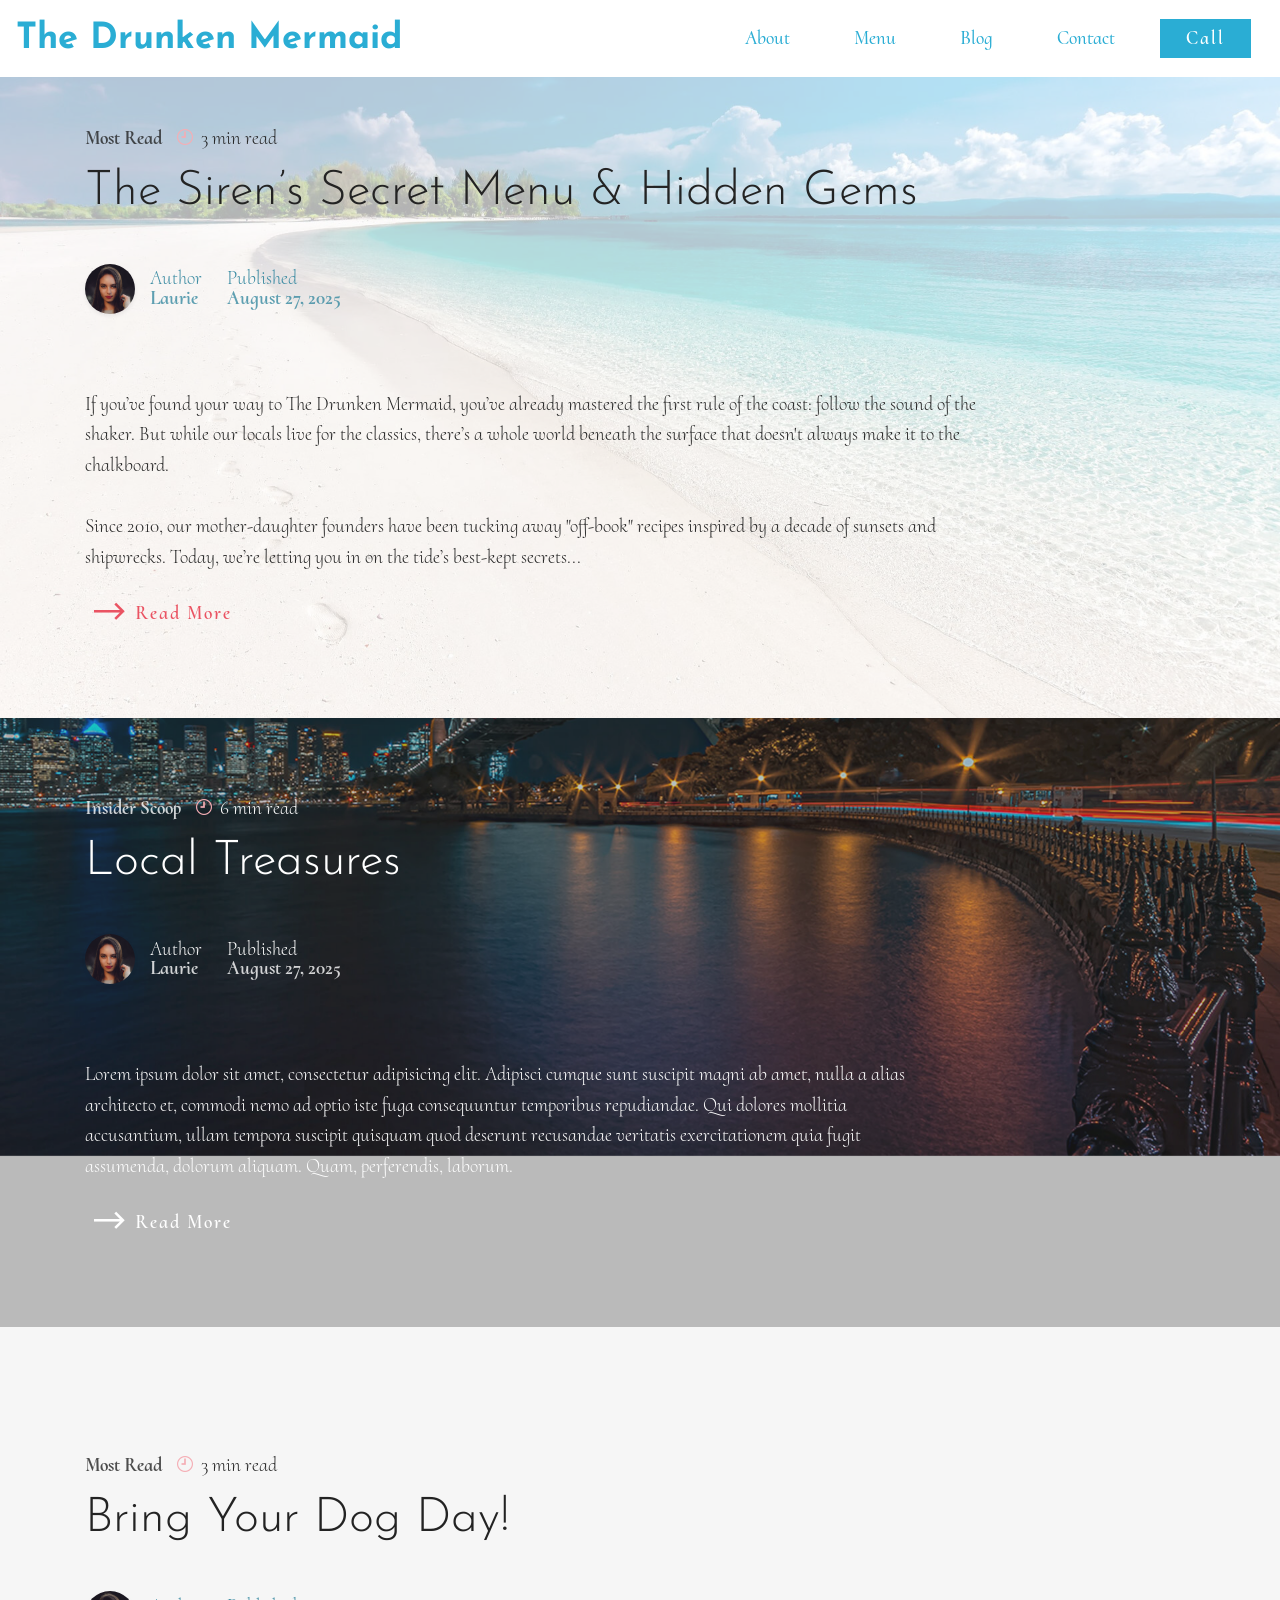
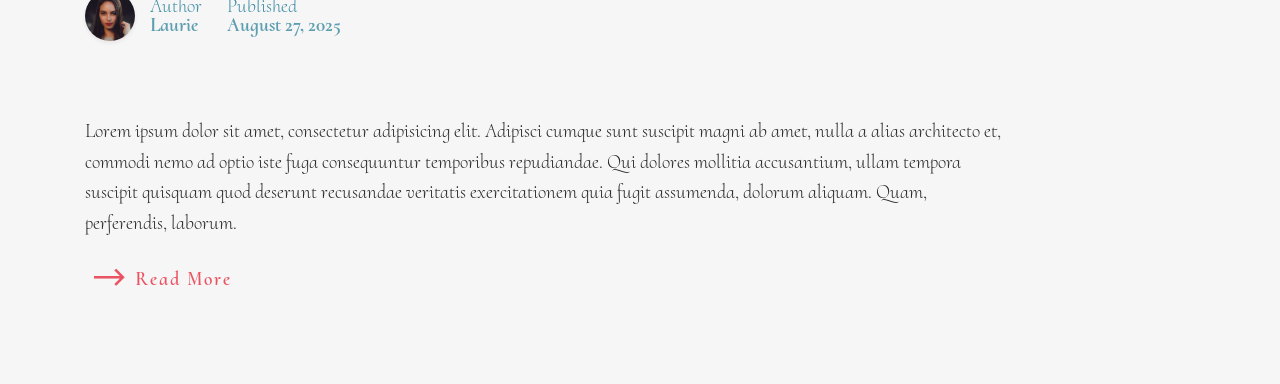
<file: page2.html>
<!DOCTYPE html>
<html  >
<head>
  <!-- Site made with Mobirise Website Builder v5.3.9, https://mobirise.com -->
  <meta charset="UTF-8">
  <meta http-equiv="X-UA-Compatible" content="IE=edge">
  <meta name="generator" content="Mobirise v5.3.9, mobirise.com">
  <meta name="viewport" content="width=device-width, initial-scale=1, minimum-scale=1">
  <link rel="shortcut icon" href="assets/images/untitled-design.jpg" type="image/x-icon">
  <meta name="description" content="">
  
  
  <title>Blogs</title>
  <link rel="stylesheet" href="assets/web/assets/mobirise-icons2/mobirise2.css">
  <link rel="stylesheet" href="assets/tether/tether.min.css">
  <link rel="stylesheet" href="assets/bootstrap/css/bootstrap.min.css">
  <link rel="stylesheet" href="assets/bootstrap/css/bootstrap-grid.min.css">
  <link rel="stylesheet" href="assets/bootstrap/css/bootstrap-reboot.min.css">
  <link rel="stylesheet" href="assets/dropdown/css/style.css">
  <link rel="stylesheet" href="assets/socicon/css/styles.css">
  <link rel="stylesheet" href="assets/theme/css/style.css">
  <link rel="preload" href="https://fonts.googleapis.com/css?family=Josefin+Sans:100,200,300,400,500,600,700,100i,200i,300i,400i,500i,600i,700i&display=swap" as="style" onload="this.onload=null;this.rel='stylesheet'">
  <noscript><link rel="stylesheet" href="https://fonts.googleapis.com/css?family=Josefin+Sans:100,200,300,400,500,600,700,100i,200i,300i,400i,500i,600i,700i&display=swap"></noscript>
  <link rel="preload" href="https://fonts.googleapis.com/css?family=Cormorant+Upright:300,400,500,600,700&display=swap" as="style" onload="this.onload=null;this.rel='stylesheet'">
  <noscript><link rel="stylesheet" href="https://fonts.googleapis.com/css?family=Cormorant+Upright:300,400,500,600,700&display=swap"></noscript>
  <link rel="preload" as="style" href="assets/mobirise/css/mbr-additional.css"><link rel="stylesheet" href="assets/mobirise/css/mbr-additional.css" type="text/css">
  
  
  
  
</head>
<body>
  
  <section class="menu menu1 restaurantm4_menu1 cid-vd1V2koqyw" once="menu" id="menu1-o">

	


	<nav class="navbar navbar-dropdown navbar-fixed-top navbar-expand-lg">
		<div class="navbar-brand">
			
			<span class="navbar-caption-wrap"><a class="navbar-caption text-info display-2" href="index.html">The Drunken Mermaid</a></span>
		</div>
		<button class="navbar-toggler" type="button" data-toggle="collapse" data-target="#navbarSupportedContent" aria-controls="navbarNavAltMarkup" aria-expanded="false" aria-label="Toggle navigation">
			<div class="hamburger">
				<span></span>
				<span></span>
				<span></span>
				<span></span>
			</div>
		</button>
		<div class="collapse navbar-collapse" id="navbarSupportedContent">
			<ul class="navbar-nav nav-dropdown" data-app-modern-menu="true"><li class="nav-item">
					<a class="nav-link link text-info text-primary display-4" href="index.html#image2-n">About</a>
				</li><li class="nav-item"><a class="nav-link link text-info text-primary display-4" href="index.html#restaurant-menu2-0">Menu</a></li>
				<li class="nav-item">
					<a class="nav-link link text-info text-primary display-4" href="page2.html">Blog</a>
				</li>
				<li class="nav-item">
					<a class="nav-link link text-info text-primary display-4" href="index.html#footer4-l">Contact</a>
				</li></ul>
			
			<div class="navbar-buttons mbr-section-btn"><a class="btn btn-sm btn-info display-4" href="tel:+1-757-222-2222">Call</a></div>
		</div>
	</nav>
</section>

<section class="header1 cid-vd1V2mgodk mbr-parallax-background" id="header1-r">

    
    


    <div class="mbr-overlay" style="opacity: 0.7; background-color: rgb(255, 255, 255);"></div>

    <div class="container">
        <div class="row">
            <div class="col-12 col-md-10">
                
                <div class="item-wrapper">
                    <div class="card_topic">
                        <span class="category_content mbr-fonts-style display-4"><strong>Most Read</strong></span>
                        <span class="mbr-iconfont mobi-mbri-clock mobi-mbri"></span>
                        <span class="category_estimate mbr-medium mbr-fonts-style display-4">3 min read</span>
                    </div>
                    <h1 class="mbr-section-title mbr-fonts-style display-1">The Siren’s Secret Menu &amp; Hidden Gems</h1>
                    <div class="post_wrap text-primary">
                        <div class="card_post">
                            <div class="image_post">
                                <img src="assets/images/face2.jpg" alt="">
                            </div>
                            <div class="author_post">
                                <p class="author mb-0 mbr-fonts-style display-4">Author</p>
                                <p class="name_author mb-0 mbr-fonts-style display-4"><strong>Laurie</strong></p>
                            </div>
                            <div class="published_post">
                                <p class="publish_date mb-0 mbr-fonts-style display-4">Published</p>
                                <p class="date mb-0 mbr-fonts-style display-4"><strong>August 27, 2025</strong></p>
                            </div>
                        </div>
                    </div>
                </div>
                <div>
                    
                    <p class="mbr-text mbr-fonts-style display-4">If you’ve found your way to The Drunken Mermaid, you’ve already mastered the first rule of the coast: follow the sound of the shaker. But while our locals live for the classics, there’s a whole world beneath the surface that doesn't always make it to the chalkboard.<br><br>Since 2010, our mother-daughter founders have been tucking away "off-book" recipes inspired by a decade of sunsets and shipwrecks. Today, we’re letting you in on the tide’s best-kept secrets...</p>
                    <div class="mbr-section-btn"><a class="btn btn-secondary-outline display-4" href="page1.html"><span class="mobi-mbri mobi-mbri-right mbr-iconfont mbr-iconfont-btn"></span>Read More</a></div>
                </div>
            </div>
        </div>
    </div>
</section>

<section class="header3 cid-vd1V2lYYn3 mbr-parallax-background" id="header3-q">

    
    


    <div class="mbr-overlay" style="opacity: 0.3; background-color: rgb(68, 68, 68);">
    </div>

    <div class="container">
        <div class="row">
            <div class="col-12 col-md-9">
                <div class="item-wrapper text-white">
                    <div class="card_topic">
                        <span class="category_content mbr-fonts-style display-4"><strong>Insider Scoop</strong></span>
                        <span class="mbr-iconfont mobi-mbri-clock mobi-mbri"></span>
                        <span class="category_estimate mbr-medium mbr-fonts-style display-4">6 min read</span>
                    </div>
                    <h1 class="mbr-section-title mbr-fonts-style display-1">Local Treasures</h1>
                    <div class="post_wrap text-white">
                        <div class="card_post">
                            <div class="image_post">
                                <img src="assets/images/face2.jpg" alt="">
                            </div>
                            <div class="author_post">
                                <p class="author mb-0 mbr-fonts-style display-4">Author</p>
                                <p class="name_author mb-0 mbr-fonts-style display-4"><strong>Laurie</strong></p>
                            </div>
                            <div class="published_post">
                                <p class="publish_date mb-0 mbr-fonts-style display-4">Published</p>
                                <p class="date mb-0 mbr-fonts-style display-4"><strong>August 27, 2025</strong></p>
                            </div>
                        </div>
                    </div>
                </div>
                    <div class="text-white">
                    <p class="mbr-text mbr-fonts-style display-4">
                        Lorem ipsum dolor sit amet, consectetur adipisicing elit. Adipisci cumque sunt suscipit magni ab amet, nulla a alias architecto et, commodi nemo ad optio iste fuga consequuntur temporibus repudiandae. Qui dolores mollitia accusantium, ullam tempora suscipit quisquam quod deserunt recusandae veritatis exercitationem quia fugit assumenda, dolorum aliquam. Quam, perferendis, laborum.</p>
                    <div class="mbr-section-btn"><a class="btn btn-white-outline display-4" href="#"><span class="mobi-mbri mobi-mbri-right mbr-iconfont mbr-iconfont-btn"></span>Read More</a></div>
                </div>
            </div>
        </div>
    </div>
</section>

<section class="header1 cid-vd1VLmYl1F mbr-parallax-background" id="header1-s">

    
    


    <div class="mbr-overlay" style="opacity: 0.5; background-color: rgb(255, 255, 255);"></div>

    <div class="container">
        <div class="row">
            <div class="col-12 col-md-10">
                
                <div class="item-wrapper">
                    <div class="card_topic">
                        <span class="category_content mbr-fonts-style display-4"><strong>Most Read</strong></span>
                        <span class="mbr-iconfont mobi-mbri-clock mobi-mbri"></span>
                        <span class="category_estimate mbr-medium mbr-fonts-style display-4">3 min read</span>
                    </div>
                    <h1 class="mbr-section-title mbr-fonts-style display-1">Bring Your Dog Day!</h1>
                    <div class="post_wrap text-primary">
                        <div class="card_post">
                            <div class="image_post">
                                <img src="assets/images/face2.jpg" alt="">
                            </div>
                            <div class="author_post">
                                <p class="author mb-0 mbr-fonts-style display-4">Author</p>
                                <p class="name_author mb-0 mbr-fonts-style display-4"><strong>Laurie</strong></p>
                            </div>
                            <div class="published_post">
                                <p class="publish_date mb-0 mbr-fonts-style display-4">Published</p>
                                <p class="date mb-0 mbr-fonts-style display-4"><strong>August 27, 2025</strong></p>
                            </div>
                        </div>
                    </div>
                </div>
                <div>
                    
                    <p class="mbr-text mbr-fonts-style display-4">Lorem ipsum dolor sit amet, consectetur adipisicing elit. Adipisci cumque sunt suscipit magni ab amet, nulla a alias architecto et, commodi nemo ad optio iste fuga consequuntur temporibus repudiandae. Qui dolores mollitia accusantium, ullam tempora suscipit quisquam quod deserunt recusandae veritatis exercitationem quia fugit assumenda, dolorum aliquam. Quam, perferendis, laborum.<br></p>
                    <div class="mbr-section-btn"><a class="btn btn-secondary-outline display-4" href="page1.html"><span class="mobi-mbri mobi-mbri-right mbr-iconfont mbr-iconfont-btn"></span>Read More</a></div>
                </div>
            </div>
        </div>
    </div>
</section>


<script src="assets/web/assets/jquery/jquery.min.js"></script>
  <script src="assets/popper/popper.min.js"></script>
  <script src="assets/tether/tether.min.js"></script>
  <script src="assets/bootstrap/js/bootstrap.min.js"></script>
  <script src="assets/smoothscroll/smooth-scroll.js"></script>
  <script src="assets/dropdown/js/nav-dropdown.js"></script>
  <script src="assets/dropdown/js/navbar-dropdown.js"></script>
  <script src="assets/touch-swipe/jquery.touch-swipe.min.js"></script>
  <script src="assets/parallax/jarallax.min.js"></script>
  <script src="assets/theme/js/script.js"></script>
  
  
  
</body>
</html>
</file>
<file: assets/web/assets/mobirise-icons/mobirise-icons.css>
@font-face {
  font-family: 'MobiriseIcons';
  src:  url('mobirise-icons.eot?spat4u');
  src:  url('mobirise-icons.eot?spat4u#iefix') format('embedded-opentype'),
    url('mobirise-icons.ttf?spat4u') format('truetype'),
    url('mobirise-icons.woff?spat4u') format('woff'),
    url('mobirise-icons.svg?spat4u#MobiriseIcons') format('svg');
  font-weight: normal;
  font-style: normal;
  font-display: swap;
}

[class^="mbri-"], [class*=" mbri-"] {
  /* use !important to prevent issues with browser extensions that change fonts */
  font-family: MobiriseIcons !important;
  speak: none;
  font-style: normal;
  font-weight: normal;
  font-variant: normal;
  text-transform: none;
  line-height: 1;

  /* Better Font Rendering =========== */
  -webkit-font-smoothing: antialiased;
  -moz-osx-font-smoothing: grayscale;
}

.mbri-add-submenu:before {
  content: "\e900";
}
.mbri-alert:before {
  content: "\e901";
}
.mbri-align-center:before {
  content: "\e902";
}
.mbri-align-justify:before {
  content: "\e903";
}
.mbri-align-left:before {
  content: "\e904";
}
.mbri-align-right:before {
  content: "\e905";
}
.mbri-android:before {
  content: "\e906";
}
.mbri-apple:before {
  content: "\e907";
}
.mbri-arrow-down:before {
  content: "\e908";
}
.mbri-arrow-next:before {
  content: "\e909";
}
.mbri-arrow-prev:before {
  content: "\e90a";
}
.mbri-arrow-up:before {
  content: "\e90b";
}
.mbri-bold:before {
  content: "\e90c";
}
.mbri-bookmark:before {
  content: "\e90d";
}
.mbri-bootstrap:before {
  content: "\e90e";
}
.mbri-briefcase:before {
  content: "\e90f";
}
.mbri-browse:before {
  content: "\e910";
}
.mbri-bulleted-list:before {
  content: "\e911";
}
.mbri-calendar:before {
  content: "\e912";
}
.mbri-camera:before {
  content: "\e913";
}
.mbri-cart-add:before {
  content: "\e914";
}
.mbri-cart-full:before {
  content: "\e915";
}
.mbri-cash:before {
  content: "\e916";
}
.mbri-change-style:before {
  content: "\e917";
}
.mbri-chat:before {
  content: "\e918";
}
.mbri-clock:before {
  content: "\e919";
}
.mbri-close:before {
  content: "\e91a";
}
.mbri-cloud:before {
  content: "\e91b";
}
.mbri-code:before {
  content: "\e91c";
}
.mbri-contact-form:before {
  content: "\e91d";
}
.mbri-credit-card:before {
  content: "\e91e";
}
.mbri-cursor-click:before {
  content: "\e91f";
}
.mbri-cust-feedback:before {
  content: "\e920";
}
.mbri-database:before {
  content: "\e921";
}
.mbri-delivery:before {
  content: "\e922";
}
.mbri-desktop:before {
  content: "\e923";
}
.mbri-devices:before {
  content: "\e924";
}
.mbri-down:before {
  content: "\e925";
}
.mbri-download:before {
  content: "\e989";
}
.mbri-drag-n-drop:before {
  content: "\e927";
}
.mbri-drag-n-drop2:before {
  content: "\e928";
}
.mbri-edit:before {
  content: "\e929";
}
.mbri-edit2:before {
  content: "\e92a";
}
.mbri-error:before {
  content: "\e92b";
}
.mbri-extension:before {
  content: "\e92c";
}
.mbri-features:before {
  content: "\e92d";
}
.mbri-file:before {
  content: "\e92e";
}
.mbri-flag:before {
  content: "\e92f";
}
.mbri-folder:before {
  content: "\e930";
}
.mbri-gift:before {
  content: "\e931";
}
.mbri-github:before {
  content: "\e932";
}
.mbri-globe:before {
  content: "\e933";
}
.mbri-globe-2:before {
  content: "\e934";
}
.mbri-growing-chart:before {
  content: "\e935";
}
.mbri-hearth:before {
  content: "\e936";
}
.mbri-help:before {
  content: "\e937";
}
.mbri-home:before {
  content: "\e938";
}
.mbri-hot-cup:before {
  content: "\e939";
}
.mbri-idea:before {
  content: "\e93a";
}
.mbri-image-gallery:before {
  content: "\e93b";
}
.mbri-image-slider:before {
  content: "\e93c";
}
.mbri-info:before {
  content: "\e93d";
}
.mbri-italic:before {
  content: "\e93e";
}
.mbri-key:before {
  content: "\e93f";
}
.mbri-laptop:before {
  content: "\e940";
}
.mbri-layers:before {
  content: "\e941";
}
.mbri-left-right:before {
  content: "\e942";
}
.mbri-left:before {
  content: "\e943";
}
.mbri-letter:before {
  content: "\e944";
}
.mbri-like:before {
  content: "\e945";
}
.mbri-link:before {
  content: "\e946";
}
.mbri-lock:before {
  content: "\e947";
}
.mbri-login:before {
  content: "\e948";
}
.mbri-logout:before {
  content: "\e949";
}
.mbri-magic-stick:before {
  content: "\e94a";
}
.mbri-map-pin:before {
  content: "\e94b";
}
.mbri-menu:before {
  content: "\e94c";
}
.mbri-mobile:before {
  content: "\e94d";
}
.mbri-mobile2:before {
  content: "\e94e";
}
.mbri-mobirise:before {
  content: "\e94f";
}
.mbri-more-horizontal:before {
  content: "\e950";
}
.mbri-more-vertical:before {
  content: "\e951";
}
.mbri-music:before {
  content: "\e952";
}
.mbri-new-file:before {
  content: "\e953";
}
.mbri-numbered-list:before {
  content: "\e954";
}
.mbri-opened-folder:before {
  content: "\e955";
}
.mbri-pages:before {
  content: "\e956";
}
.mbri-paper-plane:before {
  content: "\e957";
}
.mbri-paperclip:before {
  content: "\e958";
}
.mbri-photo:before {
  content: "\e959";
}
.mbri-photos:before {
  content: "\e95a";
}
.mbri-pin:before {
  content: "\e95b";
}
.mbri-play:before {
  content: "\e95c";
}
.mbri-plus:before {
  content: "\e95d";
}
.mbri-preview:before {
  content: "\e95e";
}
.mbri-print:before {
  content: "\e95f";
}
.mbri-protect:before {
  content: "\e960";
}
.mbri-question:before {
  content: "\e961";
}
.mbri-quote-left:before {
  content: "\e962";
}
.mbri-quote-right:before {
  content: "\e963";
}
.mbri-refresh:before {
  content: "\e964";
}
.mbri-responsive:before {
  content: "\e965";
}
.mbri-right:before {
  content: "\e966";
}
.mbri-rocket:before {
  content: "\e967";
}
.mbri-sad-face:before {
  content: "\e968";
}
.mbri-sale:before {
  content: "\e969";
}
.mbri-save:before {
  content: "\e96a";
}
.mbri-search:before {
  content: "\e96b";
}
.mbri-setting:before {
  content: "\e96c";
}
.mbri-setting2:before {
  content: "\e96d";
}
.mbri-setting3:before {
  content: "\e96e";
}
.mbri-share:before {
  content: "\e96f";
}
.mbri-shopping-bag:before {
  content: "\e970";
}
.mbri-shopping-basket:before {
  content: "\e971";
}
.mbri-shopping-cart:before {
  content: "\e972";
}
.mbri-sites:before {
  content: "\e973";
}
.mbri-smile-face:before {
  content: "\e974";
}
.mbri-speed:before {
  content: "\e975";
}
.mbri-star:before {
  content: "\e976";
}
.mbri-success:before {
  content: "\e977";
}
.mbri-sun:before {
  content: "\e978";
}
.mbri-sun2:before {
  content: "\e979";
}
.mbri-tablet:before {
  content: "\e97a";
}
.mbri-tablet-vertical:before {
  content: "\e97b";
}
.mbri-target:before {
  content: "\e97c";
}
.mbri-timer:before {
  content: "\e97d";
}
.mbri-to-ftp:before {
  content: "\e97e";
}
.mbri-to-local-drive:before {
  content: "\e97f";
}
.mbri-touch-swipe:before {
  content: "\e980";
}
.mbri-touch:before {
  content: "\e981";
}
.mbri-trash:before {
  content: "\e982";
}
.mbri-underline:before {
  content: "\e983";
}
.mbri-unlink:before {
  content: "\e984";
}
.mbri-unlock:before {
  content: "\e985";
}
.mbri-up-down:before {
  content: "\e986";
}
.mbri-up:before {
  content: "\e987";
}
.mbri-update:before {
  content: "\e988";
}
.mbri-upload:before {
 content: "\e926"; 
}
.mbri-user:before {
  content: "\e98a";
}
.mbri-user2:before {
  content: "\e98b";
}
.mbri-users:before {
  content: "\e98c";
}
.mbri-video:before {
  content: "\e98d";
}
.mbri-video-play:before {
  content: "\e98e";
}
.mbri-watch:before {
  content: "\e98f";
}
.mbri-website-theme:before {
  content: "\e990";
}
.mbri-wifi:before {
  content: "\e991";
}
.mbri-windows:before {
  content: "\e992";
}
.mbri-zoom-out:before {
  content: "\e993";
}
.mbri-redo:before {
  content: "\e994";
}
.mbri-undo:before {
  content: "\e995";
}
</file>
<file: assets/web/assets/mobirise-icons2/mobirise2.css>
@font-face {
  font-family: 'Moririse2';
  font-display: swap;
  src:  url('mobirise2.eot?f2bix4');
  src:  url('mobirise2.eot?f2bix4#iefix') format('embedded-opentype'),
    url('mobirise2.ttf?f2bix4') format('truetype'),
    url('mobirise2.woff?f2bix4') format('woff'),
    url('mobirise2.svg?f2bix4#mobirise2') format('svg');
  font-weight: normal;
  font-style: normal;
}

[class^="mobi-"], [class*=" mobi-"] {
  /* use !important to prevent issues with browser extensions that change fonts */
  font-family: 'Moririse2' !important;
  speak: none;
  font-style: normal;
  font-weight: normal;
  font-variant: normal;
  text-transform: none;
  line-height: 1;

  /* Better Font Rendering =========== */
  -webkit-font-smoothing: antialiased;
  -moz-osx-font-smoothing: grayscale;
}

.mobi-mbri-add-submenu:before {
  content: "\e900";
}
.mobi-mbri-alert:before {
  content: "\e901";
}
.mobi-mbri-align-center:before {
  content: "\e902";
}
.mobi-mbri-align-justify:before {
  content: "\e903";
}
.mobi-mbri-align-left:before {
  content: "\e904";
}
.mobi-mbri-align-right:before {
  content: "\e905";
}
.mobi-mbri-android:before {
  content: "\e906";
}
.mobi-mbri-apple:before {
  content: "\e907";
}
.mobi-mbri-arrow-down:before {
  content: "\e908";
}
.mobi-mbri-arrow-next:before {
  content: "\e909";
}
.mobi-mbri-arrow-prev:before {
  content: "\e90a";
}
.mobi-mbri-arrow-up:before {
  content: "\e90b";
}
.mobi-mbri-bold:before {
  content: "\e90c";
}
.mobi-mbri-bookmark:before {
  content: "\e90d";
}
.mobi-mbri-bootstrap:before {
  content: "\e90e";
}
.mobi-mbri-briefcase:before {
  content: "\e90f";
}
.mobi-mbri-browse:before {
  content: "\e910";
}
.mobi-mbri-bulleted-list:before {
  content: "\e911";
}
.mobi-mbri-calendar:before {
  content: "\e912";
}
.mobi-mbri-camera:before {
  content: "\e913";
}
.mobi-mbri-cart-add:before {
  content: "\e914";
}
.mobi-mbri-cart-full:before {
  content: "\e915";
}
.mobi-mbri-cash:before {
  content: "\e916";
}
.mobi-mbri-change-style:before {
  content: "\e917";
}
.mobi-mbri-chat:before {
  content: "\e918";
}
.mobi-mbri-clock:before {
  content: "\e919";
}
.mobi-mbri-close:before {
  content: "\e91a";
}
.mobi-mbri-cloud:before {
  content: "\e91b";
}
.mobi-mbri-code:before {
  content: "\e91c";
}
.mobi-mbri-contact-form:before {
  content: "\e91d";
}
.mobi-mbri-credit-card:before {
  content: "\e91e";
}
.mobi-mbri-cursor-click:before {
  content: "\e91f";
}
.mobi-mbri-cust-feedback:before {
  content: "\e920";
}
.mobi-mbri-database:before {
  content: "\e921";
}
.mobi-mbri-delivery:before {
  content: "\e922";
}
.mobi-mbri-desktop:before {
  content: "\e923";
}
.mobi-mbri-devices:before {
  content: "\e924";
}
.mobi-mbri-down:before {
  content: "\e925";
}
.mobi-mbri-download-2:before {
  content: "\e926";
}
.mobi-mbri-download:before {
  content: "\e927";
}
.mobi-mbri-drag-n-drop-2:before {
  content: "\e928";
}
.mobi-mbri-drag-n-drop:before {
  content: "\e929";
}
.mobi-mbri-edit-2:before {
  content: "\e92a";
}
.mobi-mbri-edit:before {
  content: "\e92b";
}
.mobi-mbri-error:before {
  content: "\e92c";
}
.mobi-mbri-extension:before {
  content: "\e92d";
}
.mobi-mbri-features:before {
  content: "\e92e";
}
.mobi-mbri-file:before {
  content: "\e92f";
}
.mobi-mbri-flag:before {
  content: "\e930";
}
.mobi-mbri-folder:before {
  content: "\e931";
}
.mobi-mbri-gift:before {
  content: "\e932";
}
.mobi-mbri-github:before {
  content: "\e933";
}
.mobi-mbri-globe-2:before {
  content: "\e934";
}
.mobi-mbri-globe:before {
  content: "\e935";
}
.mobi-mbri-growing-chart:before {
  content: "\e936";
}
.mobi-mbri-hearth:before {
  content: "\e937";
}
.mobi-mbri-help:before {
  content: "\e938";
}
.mobi-mbri-home:before {
  content: "\e939";
}
.mobi-mbri-hot-cup:before {
  content: "\e93a";
}
.mobi-mbri-idea:before {
  content: "\e93b";
}
.mobi-mbri-image-gallery:before {
  content: "\e93c";
}
.mobi-mbri-image-slider:before {
  content: "\e93d";
}
.mobi-mbri-info:before {
  content: "\e93e";
}
.mobi-mbri-italic:before {
  content: "\e93f";
}
.mobi-mbri-key:before {
  content: "\e940";
}
.mobi-mbri-laptop:before {
  content: "\e941";
}
.mobi-mbri-layers:before {
  content: "\e942";
}
.mobi-mbri-left-right:before {
  content: "\e943";
}
.mobi-mbri-left:before {
  content: "\e944";
}
.mobi-mbri-letter:before {
  content: "\e945";
}
.mobi-mbri-like:before {
  content: "\e946";
}
.mobi-mbri-link:before {
  content: "\e947";
}
.mobi-mbri-lock:before {
  content: "\e948";
}
.mobi-mbri-login:before {
  content: "\e949";
}
.mobi-mbri-logout:before {
  content: "\e94a";
}
.mobi-mbri-magic-stick:before {
  content: "\e94b";
}
.mobi-mbri-map-pin:before {
  content: "\e94c";
}
.mobi-mbri-menu:before {
  content: "\e94d";
}
.mobi-mbri-mobile-2:before {
  content: "\e94e";
}
.mobi-mbri-mobile-horizontal:before {
  content: "\e94f";
}
.mobi-mbri-mobile:before {
  content: "\e950";
}
.mobi-mbri-mobirise:before {
  content: "\e951";
}
.mobi-mbri-more-horizontal:before {
  content: "\e952";
}
.mobi-mbri-more-vertical:before {
  content: "\e953";
}
.mobi-mbri-music:before {
  content: "\e954";
}
.mobi-mbri-new-file:before {
  content: "\e955";
}
.mobi-mbri-numbered-list:before {
  content: "\e956";
}
.mobi-mbri-opened-folder:before {
  content: "\e957";
}
.mobi-mbri-pages:before {
  content: "\e958";
}
.mobi-mbri-paper-plane:before {
  content: "\e959";
}
.mobi-mbri-paperclip:before {
  content: "\e95a";
}
.mobi-mbri-phone:before {
  content: "\e95b";
}
.mobi-mbri-photo:before {
  content: "\e95c";
}
.mobi-mbri-photos:before {
  content: "\e95d";
}
.mobi-mbri-pin:before {
  content: "\e95e";
}
.mobi-mbri-play:before {
  content: "\e95f";
}
.mobi-mbri-plus:before {
  content: "\e960";
}
.mobi-mbri-preview:before {
  content: "\e961";
}
.mobi-mbri-print:before {
  content: "\e962";
}
.mobi-mbri-protect:before {
  content: "\e963";
}
.mobi-mbri-question:before {
  content: "\e964";
}
.mobi-mbri-quote-left:before {
  content: "\e965";
}
.mobi-mbri-quote-right:before {
  content: "\e966";
}
.mobi-mbri-redo:before {
  content: "\e967";
}
.mobi-mbri-refresh:before {
  content: "\e968";
}
.mobi-mbri-responsive-2:before {
  content: "\e969";
}
.mobi-mbri-responsive:before {
  content: "\e96a";
}
.mobi-mbri-right:before {
  content: "\e96b";
}
.mobi-mbri-rocket:before {
  content: "\e96c";
}
.mobi-mbri-sad-face:before {
  content: "\e96d";
}
.mobi-mbri-sale:before {
  content: "\e96e";
}
.mobi-mbri-save:before {
  content: "\e96f";
}
.mobi-mbri-search:before {
  content: "\e970";
}
.mobi-mbri-setting-2:before {
  content: "\e971";
}
.mobi-mbri-setting-3:before {
  content: "\e972";
}
.mobi-mbri-setting:before {
  content: "\e973";
}
.mobi-mbri-share:before {
  content: "\e974";
}
.mobi-mbri-shopping-bag:before {
  content: "\e975";
}
.mobi-mbri-shopping-basket:before {
  content: "\e976";
}
.mobi-mbri-shopping-cart:before {
  content: "\e977";
}
.mobi-mbri-sites:before {
  content: "\e978";
}
.mobi-mbri-smile-face:before {
  content: "\e979";
}
.mobi-mbri-speed:before {
  content: "\e97a";
}
.mobi-mbri-star:before {
  content: "\e97b";
}
.mobi-mbri-success:before {
  content: "\e97c";
}
.mobi-mbri-sun:before {
  content: "\e97d";
}
.mobi-mbri-sun2:before {
  content: "\e97e";
}
.mobi-mbri-tablet-vertical:before {
  content: "\e97f";
}
.mobi-mbri-tablet:before {
  content: "\e980";
}
.mobi-mbri-target:before {
  content: "\e981";
}
.mobi-mbri-timer:before {
  content: "\e982";
}
.mobi-mbri-to-ftp:before {
  content: "\e983";
}
.mobi-mbri-to-local-drive:before {
  content: "\e984";
}
.mobi-mbri-touch-swipe:before {
  content: "\e985";
}
.mobi-mbri-touch:before {
  content: "\e986";
}
.mobi-mbri-trash:before {
  content: "\e987";
}
.mobi-mbri-underline:before {
  content: "\e988";
}
.mobi-mbri-undo:before {
  content: "\e989";
}
.mobi-mbri-unlink:before {
  content: "\e98a";
}
.mobi-mbri-unlock:before {
  content: "\e98b";
}
.mobi-mbri-up-down:before {
  content: "\e98c";
}
.mobi-mbri-up:before {
  content: "\e98d";
}
.mobi-mbri-update:before {
  content: "\e98e";
}
.mobi-mbri-upload-2:before {
  content: "\e98f";
}
.mobi-mbri-upload:before {
  content: "\e990";
}
.mobi-mbri-user-2:before {
  content: "\e991";
}
.mobi-mbri-user:before {
  content: "\e992";
}
.mobi-mbri-users:before {
  content: "\e993";
}
.mobi-mbri-video-play:before {
  content: "\e994";
}
.mobi-mbri-video:before {
  content: "\e995";
}
.mobi-mbri-watch:before {
  content: "\e996";
}
.mobi-mbri-website-theme-2:before {
  content: "\e997";
}
.mobi-mbri-website-theme:before {
  content: "\e998";
}
.mobi-mbri-wifi:before {
  content: "\e999";
}
.mobi-mbri-windows:before {
  content: "\e99a";
}
.mobi-mbri-zoom-in:before {
  content: "\e99b";
}
.mobi-mbri-zoom-out:before {
  content: "\e99c";
}
</file>
<file: assets/dropdown/css/style.css>
.navbar-dropdown {
  left: 0;
  padding: 0;
  position: absolute;
  right: 0;
  top: 0;
  transition: all 0.45s ease;
  z-index: 1030;
  background: #282828; }
  .navbar-dropdown .navbar-logo {
    margin-right: 0.8rem;
    transition: margin 0.3s ease-in-out;
    vertical-align: middle; }
    .navbar-dropdown .navbar-logo img {
      height: 3.125rem;
      transition: all 0.3s ease-in-out; }
    .navbar-dropdown .navbar-logo.mbr-iconfont {
      font-size: 3.125rem;
      line-height: 3.125rem; }
  .navbar-dropdown .navbar-caption {
    font-weight: 700;
    white-space: normal;
    vertical-align: -4px;
    line-height: 3.125rem !important; }
    .navbar-dropdown .navbar-caption, .navbar-dropdown .navbar-caption:hover {
      color: inherit;
      text-decoration: none; }
  .navbar-dropdown .mbr-iconfont + .navbar-caption {
    vertical-align: -1px; }
  .navbar-dropdown.navbar-fixed-top {
    position: fixed; }
  .navbar-dropdown .navbar-brand span {
    vertical-align: -4px; }
  .navbar-dropdown.bg-color.transparent {
    background: none; }
  .navbar-dropdown.navbar-short .navbar-brand {
    padding: 0.625rem 0; }
    .navbar-dropdown.navbar-short .navbar-brand span {
      vertical-align: -1px; }
  .navbar-dropdown.navbar-short .navbar-caption {
    line-height: 2.375rem !important;
    vertical-align: -2px; }
  .navbar-dropdown.navbar-short .navbar-logo {
    margin-right: 0.5rem; }
    .navbar-dropdown.navbar-short .navbar-logo img {
      height: 2.375rem; }
    .navbar-dropdown.navbar-short .navbar-logo.mbr-iconfont {
      font-size: 2.375rem;
      line-height: 2.375rem; }
  .navbar-dropdown.navbar-short .mbr-table-cell {
    height: 3.625rem; }
  .navbar-dropdown .navbar-close {
    left: 0.6875rem;
    position: fixed;
    top: 0.75rem;
    z-index: 1000; }
  .navbar-dropdown .hamburger-icon {
    content: "";
    display: inline-block;
    vertical-align: middle;
    width: 16px;
    -webkit-box-shadow: 0 -6px 0 1px #282828,0 0 0 1px #282828,0 6px 0 1px #282828;
    -moz-box-shadow: 0 -6px 0 1px #282828,0 0 0 1px #282828,0 6px 0 1px #282828;
    box-shadow: 0 -6px 0 1px #282828,0 0 0 1px #282828,0 6px 0 1px #282828; }

.dropdown-menu .dropdown-toggle[data-toggle="dropdown-submenu"]::after {
  border-bottom: 0.35em solid transparent;
  border-left: 0.35em solid;
  border-right: 0;
  border-top: 0.35em solid transparent;
  margin-left: 0.3rem; }

.dropdown-menu .dropdown-item:focus {
  outline: 0; }

.nav-dropdown {
  font-size: 0.75rem;
  font-weight: 500;
  height: auto !important; }
  .nav-dropdown .nav-btn {
    padding-left: 1rem; }
  .nav-dropdown .link {
    margin: .667em 1.667em;
    font-weight: 500;
    padding: 0;
    transition: color .2s ease-in-out; }
    .nav-dropdown .link.dropdown-toggle {
      margin-right: 2.583em; }
      .nav-dropdown .link.dropdown-toggle::after {
        margin-left: .25rem;
        border-top: 0.35em solid;
        border-right: 0.35em solid transparent;
        border-left: 0.35em solid transparent;
        border-bottom: 0; }
      .nav-dropdown .link.dropdown-toggle[aria-expanded="true"] {
        margin: 0;
        padding: 0.667em 3.263em  0.667em 1.667em; }
  .nav-dropdown .link::after,
  .nav-dropdown .dropdown-item::after {
    color: inherit; }
  .nav-dropdown .btn {
    font-size: 0.75rem;
    font-weight: 700;
    letter-spacing: 0;
    margin-bottom: 0;
    padding-left: 1.25rem;
    padding-right: 1.25rem; }
  .nav-dropdown .dropdown-menu {
    border-radius: 0;
    border: 0;
    left: 0;
    margin: 0;
    padding-bottom: 1.25rem;
    padding-top: 1.25rem;
    position: relative; }
  .nav-dropdown .dropdown-submenu {
    margin-left: 0.125rem;
    top: 0; }
  .nav-dropdown .dropdown-item {
    font-weight: 500;
    line-height: 2;
    padding: 0.3846em 4.615em 0.3846em 1.5385em;
    position: relative;
    transition: color .2s ease-in-out, background-color .2s ease-in-out; }
    .nav-dropdown .dropdown-item::after {
      margin-top: -0.3077em;
      position: absolute;
      right: 1.1538em;
      top: 50%; }
    .nav-dropdown .dropdown-item:focus, .nav-dropdown .dropdown-item:hover {
      background: none; }

@media (max-width: 767px) {
  .nav-dropdown.navbar-toggleable-sm {
    bottom: 0;
    display: none;
    left: 0;
    overflow-x: hidden;
    position: fixed;
    top: 0;
    transform: translateX(-100%);
    -ms-transform: translateX(-100%);
    -webkit-transform: translateX(-100%);
    width: 18.75rem;
    z-index: 999; } }
.nav-dropdown.navbar-toggleable-xl {
  bottom: 0;
  display: none;
  left: 0;
  overflow-x: hidden;
  position: fixed;
  top: 0;
  transform: translateX(-100%);
  -ms-transform: translateX(-100%);
  -webkit-transform: translateX(-100%);
  width: 18.75rem;
  z-index: 999; }

.nav-dropdown-sm {
  display: block !important;
  overflow-x: hidden;
  overflow: auto;
  padding-top: 3.875rem; }
  .nav-dropdown-sm::after {
    content: "";
    display: block;
    height: 3rem;
    width: 100%; }
  .nav-dropdown-sm.collapse.in ~ .navbar-close {
    display: block !important; }
  .nav-dropdown-sm.collapsing, .nav-dropdown-sm.collapse.in {
    transform: translateX(0);
    -ms-transform: translateX(0);
    -webkit-transform: translateX(0);
    transition: all 0.25s ease-out;
    -webkit-transition: all 0.25s ease-out;
    background: #282828; }
  .nav-dropdown-sm.collapsing[aria-expanded="false"] {
    transform: translateX(-100%);
    -ms-transform: translateX(-100%);
    -webkit-transform: translateX(-100%); }
  .nav-dropdown-sm .nav-item {
    display: block;
    margin-left: 0 !important;
    padding-left: 0; }
  .nav-dropdown-sm .link,
  .nav-dropdown-sm .dropdown-item {
    border-top: 1px dotted rgba(255, 255, 255, 0.1);
    font-size: 0.8125rem;
    line-height: 1.6;
    margin: 0 !important;
    padding: 0.875rem 2.4rem 0.875rem 1.5625rem !important;
    position: relative;
    white-space: normal; }
    .nav-dropdown-sm .link:focus, .nav-dropdown-sm .link:hover,
    .nav-dropdown-sm .dropdown-item:focus,
    .nav-dropdown-sm .dropdown-item:hover {
      background: rgba(0, 0, 0, 0.2) !important;
      color: #c0a375; }
  .nav-dropdown-sm .nav-btn {
    position: relative;
    padding: 1.5625rem 1.5625rem 0 1.5625rem; }
    .nav-dropdown-sm .nav-btn::before {
      border-top: 1px dotted rgba(255, 255, 255, 0.1);
      content: "";
      left: 0;
      position: absolute;
      top: 0;
      width: 100%; }
    .nav-dropdown-sm .nav-btn + .nav-btn {
      padding-top: 0.625rem; }
      .nav-dropdown-sm .nav-btn + .nav-btn::before {
        display: none; }
  .nav-dropdown-sm .btn {
    padding: 0.625rem 0; }
  .nav-dropdown-sm .dropdown-toggle[data-toggle="dropdown-submenu"]::after {
    margin-left: .25rem;
    border-top: 0.35em solid;
    border-right: 0.35em solid transparent;
    border-left: 0.35em solid transparent;
    border-bottom: 0; }
  .nav-dropdown-sm .dropdown-toggle[data-toggle="dropdown-submenu"][aria-expanded="true"]::after {
    border-top: 0;
    border-right: 0.35em solid transparent;
    border-left: 0.35em solid transparent;
    border-bottom: 0.35em solid; }
  .nav-dropdown-sm .dropdown-menu {
    margin: 0;
    padding: 0;
    position: relative;
    top: 0;
    left: 0;
    width: 100%;
    border: 0;
    float: none;
    border-radius: 0;
    background: none; }
  .nav-dropdown-sm .dropdown-submenu {
    left: 100%;
    margin-left: 0.125rem;
    margin-top: -1.25rem;
    top: 0; }

.navbar-toggleable-sm .nav-dropdown .dropdown-menu {
  position: absolute; }

.navbar-toggleable-sm .nav-dropdown .dropdown-submenu {
  left: 100%;
  margin-left: 0.125rem;
  margin-top: -1.25rem;
  top: 0; }

.navbar-toggleable-sm.opened .nav-dropdown .dropdown-menu {
  position: relative; }

.navbar-toggleable-sm.opened .nav-dropdown .dropdown-submenu {
  left: 0;
  margin-left: 00rem;
  margin-top: 0rem;
  top: 0; }

.is-builder .nav-dropdown.collapsing {
  transition: none !important; }

/*# sourceMappingURL=style.css.map */
</file>
<file: assets/socicon/css/styles.css>
@charset "UTF-8";

@font-face {
  font-family: 'Socicon';
  src:  url('../fonts/socicon.eot');
  src:  url('../fonts/socicon.eot?#iefix') format('embedded-opentype'),
    url('../fonts/socicon.woff2') format('woff2'),
    url('../fonts/socicon.ttf') format('truetype'),
    url('../fonts/socicon.woff') format('woff'),
    url('../fonts/socicon.svg#socicon') format('svg');
  font-weight: normal;
  font-style: normal;
  font-display: swap;
}

[data-icon]:before {
  font-family: "socicon" !important;
  content: attr(data-icon);
  font-style: normal !important;
  font-weight: normal !important;
  font-variant: normal !important;
  text-transform: none !important;
  speak: none;
  line-height: 1;
  -webkit-font-smoothing: antialiased;
  -moz-osx-font-smoothing: grayscale;
}

[class^="socicon-"], [class*=" socicon-"] {
  /* use !important to prevent issues with browser extensions that change fonts */
  font-family: 'Socicon' !important;
  speak: none;
  font-style: normal;
  font-weight: normal;
  font-variant: normal;
  text-transform: none;
  line-height: 1;

  /* Better Font Rendering =========== */
  -webkit-font-smoothing: antialiased;
  -moz-osx-font-smoothing: grayscale;
}

.socicon-500px:before {
  content: "\e000";
}
.socicon-8tracks:before {
  content: "\e001";
}
.socicon-airbnb:before {
  content: "\e002";
}
.socicon-alliance:before {
  content: "\e003";
}
.socicon-amazon:before {
  content: "\e004";
}
.socicon-amplement:before {
  content: "\e005";
}
.socicon-android:before {
  content: "\e006";
}
.socicon-angellist:before {
  content: "\e007";
}
.socicon-apple:before {
  content: "\e008";
}
.socicon-appnet:before {
  content: "\e009";
}
.socicon-baidu:before {
  content: "\e00a";
}
.socicon-bandcamp:before {
  content: "\e00b";
}
.socicon-battlenet:before {
  content: "\e00c";
}
.socicon-mixer:before {
  content: "\e00d";
}
.socicon-bebee:before {
  content: "\e00e";
}
.socicon-bebo:before {
  content: "\e00f";
}
.socicon-behance:before {
  content: "\e010";
}
.socicon-blizzard:before {
  content: "\e011";
}
.socicon-blogger:before {
  content: "\e012";
}
.socicon-buffer:before {
  content: "\e013";
}
.socicon-chrome:before {
  content: "\e014";
}
.socicon-coderwall:before {
  content: "\e015";
}
.socicon-curse:before {
  content: "\e016";
}
.socicon-dailymotion:before {
  content: "\e017";
}
.socicon-deezer:before {
  content: "\e018";
}
.socicon-delicious:before {
  content: "\e019";
}
.socicon-deviantart:before {
  content: "\e01a";
}
.socicon-diablo:before {
  content: "\e01b";
}
.socicon-digg:before {
  content: "\e01c";
}
.socicon-discord:before {
  content: "\e01d";
}
.socicon-disqus:before {
  content: "\e01e";
}
.socicon-douban:before {
  content: "\e01f";
}
.socicon-draugiem:before {
  content: "\e020";
}
.socicon-dribbble:before {
  content: "\e021";
}
.socicon-drupal:before {
  content: "\e022";
}
.socicon-ebay:before {
  content: "\e023";
}
.socicon-ello:before {
  content: "\e024";
}
.socicon-endomodo:before {
  content: "\e025";
}
.socicon-envato:before {
  content: "\e026";
}
.socicon-etsy:before {
  content: "\e027";
}
.socicon-facebook:before {
  content: "\e028";
}
.socicon-feedburner:before {
  content: "\e029";
}
.socicon-filmweb:before {
  content: "\e02a";
}
.socicon-firefox:before {
  content: "\e02b";
}
.socicon-flattr:before {
  content: "\e02c";
}
.socicon-flickr:before {
  content: "\e02d";
}
.socicon-formulr:before {
  content: "\e02e";
}
.socicon-forrst:before {
  content: "\e02f";
}
.socicon-foursquare:before {
  content: "\e030";
}
.socicon-friendfeed:before {
  content: "\e031";
}
.socicon-github:before {
  content: "\e032";
}
.socicon-goodreads:before {
  content: "\e033";
}
.socicon-google:before {
  content: "\e034";
}
.socicon-googlescholar:before {
  content: "\e035";
}
.socicon-googlegroups:before {
  content: "\e036";
}
.socicon-googlephotos:before {
  content: "\e037";
}
.socicon-googleplus:before {
  content: "\e038";
}
.socicon-grooveshark:before {
  content: "\e039";
}
.socicon-hackerrank:before {
  content: "\e03a";
}
.socicon-hearthstone:before {
  content: "\e03b";
}
.socicon-hellocoton:before {
  content: "\e03c";
}
.socicon-heroes:before {
  content: "\e03d";
}
.socicon-smashcast:before {
  content: "\e03e";
}
.socicon-horde:before {
  content: "\e03f";
}
.socicon-houzz:before {
  content: "\e040";
}
.socicon-icq:before {
  content: "\e041";
}
.socicon-identica:before {
  content: "\e042";
}
.socicon-imdb:before {
  content: "\e043";
}
.socicon-instagram:before {
  content: "\e044";
}
.socicon-issuu:before {
  content: "\e045";
}
.socicon-istock:before {
  content: "\e046";
}
.socicon-itunes:before {
  content: "\e047";
}
.socicon-keybase:before {
  content: "\e048";
}
.socicon-lanyrd:before {
  content: "\e049";
}
.socicon-lastfm:before {
  content: "\e04a";
}
.socicon-line:before {
  content: "\e04b";
}
.socicon-linkedin:before {
  content: "\e04c";
}
.socicon-livejournal:before {
  content: "\e04d";
}
.socicon-lyft:before {
  content: "\e04e";
}
.socicon-macos:before {
  content: "\e04f";
}
.socicon-mail:before {
  content: "\e050";
}
.socicon-medium:before {
  content: "\e051";
}
.socicon-meetup:before {
  content: "\e052";
}
.socicon-mixcloud:before {
  content: "\e053";
}
.socicon-modelmayhem:before {
  content: "\e054";
}
.socicon-mumble:before {
  content: "\e055";
}
.socicon-myspace:before {
  content: "\e056";
}
.socicon-newsvine:before {
  content: "\e057";
}
.socicon-nintendo:before {
  content: "\e058";
}
.socicon-npm:before {
  content: "\e059";
}
.socicon-odnoklassniki:before {
  content: "\e05a";
}
.socicon-openid:before {
  content: "\e05b";
}
.socicon-opera:before {
  content: "\e05c";
}
.socicon-outlook:before {
  content: "\e05d";
}
.socicon-overwatch:before {
  content: "\e05e";
}
.socicon-patreon:before {
  content: "\e05f";
}
.socicon-paypal:before {
  content: "\e060";
}
.socicon-periscope:before {
  content: "\e061";
}
.socicon-persona:before {
  content: "\e062";
}
.socicon-pinterest:before {
  content: "\e063";
}
.socicon-play:before {
  content: "\e064";
}
.socicon-player:before {
  content: "\e065";
}
.socicon-playstation:before {
  content: "\e066";
}
.socicon-pocket:before {
  content: "\e067";
}
.socicon-qq:before {
  content: "\e068";
}
.socicon-quora:before {
  content: "\e069";
}
.socicon-raidcall:before {
  content: "\e06a";
}
.socicon-ravelry:before {
  content: "\e06b";
}
.socicon-reddit:before {
  content: "\e06c";
}
.socicon-renren:before {
  content: "\e06d";
}
.socicon-researchgate:before {
  content: "\e06e";
}
.socicon-residentadvisor:before {
  content: "\e06f";
}
.socicon-reverbnation:before {
  content: "\e070";
}
.socicon-rss:before {
  content: "\e071";
}
.socicon-sharethis:before {
  content: "\e072";
}
.socicon-skype:before {
  content: "\e073";
}
.socicon-slideshare:before {
  content: "\e074";
}
.socicon-smugmug:before {
  content: "\e075";
}
.socicon-snapchat:before {
  content: "\e076";
}
.socicon-songkick:before {
  content: "\e077";
}
.socicon-soundcloud:before {
  content: "\e078";
}
.socicon-spotify:before {
  content: "\e079";
}
.socicon-stackexchange:before {
  content: "\e07a";
}
.socicon-stackoverflow:before {
  content: "\e07b";
}
.socicon-starcraft:before {
  content: "\e07c";
}
.socicon-stayfriends:before {
  content: "\e07d";
}
.socicon-steam:before {
  content: "\e07e";
}
.socicon-storehouse:before {
  content: "\e07f";
}
.socicon-strava:before {
  content: "\e080";
}
.socicon-streamjar:before {
  content: "\e081";
}
.socicon-stumbleupon:before {
  content: "\e082";
}
.socicon-swarm:before {
  content: "\e083";
}
.socicon-teamspeak:before {
  content: "\e084";
}
.socicon-teamviewer:before {
  content: "\e085";
}
.socicon-technorati:before {
  content: "\e086";
}
.socicon-telegram:before {
  content: "\e087";
}
.socicon-tripadvisor:before {
  content: "\e088";
}
.socicon-tripit:before {
  content: "\e089";
}
.socicon-triplej:before {
  content: "\e08a";
}
.socicon-tumblr:before {
  content: "\e08b";
}
.socicon-twitch:before {
  content: "\e08c";
}
.socicon-twitter:before {
  content: "\e08d";
}
.socicon-uber:before {
  content: "\e08e";
}
.socicon-ventrilo:before {
  content: "\e08f";
}
.socicon-viadeo:before {
  content: "\e090";
}
.socicon-viber:before {
  content: "\e091";
}
.socicon-viewbug:before {
  content: "\e092";
}
.socicon-vimeo:before {
  content: "\e093";
}
.socicon-vine:before {
  content: "\e094";
}
.socicon-vkontakte:before {
  content: "\e095";
}
.socicon-warcraft:before {
  content: "\e096";
}
.socicon-wechat:before {
  content: "\e097";
}
.socicon-weibo:before {
  content: "\e098";
}
.socicon-whatsapp:before {
  content: "\e099";
}
.socicon-wikipedia:before {
  content: "\e09a";
}
.socicon-windows:before {
  content: "\e09b";
}
.socicon-wordpress:before {
  content: "\e09c";
}
.socicon-wykop:before {
  content: "\e09d";
}
.socicon-xbox:before {
  content: "\e09e";
}
.socicon-xing:before {
  content: "\e09f";
}
.socicon-yahoo:before {
  content: "\e0a0";
}
.socicon-yammer:before {
  content: "\e0a1";
}
.socicon-yandex:before {
  content: "\e0a2";
}
.socicon-yelp:before {
  content: "\e0a3";
}
.socicon-younow:before {
  content: "\e0a4";
}
.socicon-youtube:before {
  content: "\e0a5";
}
.socicon-zapier:before {
  content: "\e0a6";
}
.socicon-zerply:before {
  content: "\e0a7";
}
.socicon-zomato:before {
  content: "\e0a8";
}
.socicon-zynga:before {
  content: "\e0a9";
}
.socicon-bluesky:before {
  content: "\e0aa";
}
.socicon-threads:before {
  content: "\e0ab";
}
.socicon-spreadshirt:before {
  content: "\e901";
}
.socicon-gamejolt:before {
  content: "\e902";
}
.socicon-trello:before {
  content: "\e903";
}
.socicon-tunein:before {
  content: "\e904";
}
.socicon-bloglovin:before {
  content: "\e905";
}
.socicon-gamewisp:before {
  content: "\e906";
}
.socicon-messenger:before {
  content: "\e907";
}
.socicon-pandora:before {
  content: "\e908";
}
.socicon-augment:before {
  content: "\e909";
}
.socicon-bitbucket:before {
  content: "\e90a";
}
.socicon-fyuse:before {
  content: "\e90b";
}
.socicon-yt-gaming:before {
  content: "\e90c";
}
.socicon-sketchfab:before {
  content: "\e90d";
}
.socicon-mobcrush:before {
  content: "\e90e";
}
.socicon-microsoft:before {
  content: "\e90f";
}
.socicon-realtor:before {
  content: "\e910";
}
.socicon-tidal:before {
  content: "\e911";
}
.socicon-qobuz:before {
  content: "\e912";
}
.socicon-natgeo:before {
  content: "\e913";
}
.socicon-mastodon:before {
  content: "\e914";
}
.socicon-unsplash:before {
  content: "\e915";
}
.socicon-homeadvisor:before {
  content: "\e916";
}
.socicon-angieslist:before {
  content: "\e917";
}
.socicon-codepen:before {
  content: "\e918";
}
.socicon-slack:before {
  content: "\e919";
}
.socicon-openaigym:before {
  content: "\e91a";
}
.socicon-logmein:before {
  content: "\e91b";
}
.socicon-fiverr:before {
  content: "\e91c";
}
.socicon-gotomeeting:before {
  content: "\e91d";
}
.socicon-aliexpress:before {
  content: "\e91e";
}
.socicon-guru:before {
  content: "\e91f";
}
.socicon-appstore:before {
  content: "\e920";
}
.socicon-homes:before {
  content: "\e921";
}
.socicon-zoom:before {
  content: "\e922";
}
.socicon-alibaba:before {
  content: "\e923";
}
.socicon-craigslist:before {
  content: "\e924";
}
.socicon-wix:before {
  content: "\e925";
}
.socicon-redfin:before {
  content: "\e926";
}
.socicon-googlecalendar:before {
  content: "\e927";
}
.socicon-shopify:before {
  content: "\e928";
}
.socicon-freelancer:before {
  content: "\e929";
}
.socicon-seedrs:before {
  content: "\e92a";
}
.socicon-bing:before {
  content: "\e92b";
}
.socicon-doodle:before {
  content: "\e92c";
}
.socicon-bonanza:before {
  content: "\e92d";
}
.socicon-squarespace:before {
  content: "\e92e";
}
.socicon-toptal:before {
  content: "\e92f";
}
.socicon-gust:before {
  content: "\e930";
}
.socicon-ask:before {
  content: "\e931";
}
.socicon-trulia:before {
  content: "\e932";
}
.socicon-loomly:before {
  content: "\e933";
}
.socicon-ghost:before {
  content: "\e934";
}
.socicon-upwork:before {
  content: "\e935";
}
.socicon-fundable:before {
  content: "\e936";
}
.socicon-booking:before {
  content: "\e937";
}
.socicon-googlemaps:before {
  content: "\e938";
}
.socicon-zillow:before {
  content: "\e939";
}
.socicon-niconico:before {
  content: "\e93a";
}
.socicon-toneden:before {
  content: "\e93b";
}
.socicon-crunchbase:before {
  content: "\e93c";
}
.socicon-homefy:before {
  content: "\e93d";
}
.socicon-calendly:before {
  content: "\e93e";
}
.socicon-livemaster:before {
  content: "\e93f";
}
.socicon-udemy:before {
  content: "\e940";
}
.socicon-codered:before {
  content: "\e941";
}
.socicon-origin:before {
  content: "\e942";
}
.socicon-nextdoor:before {
  content: "\e943";
}
.socicon-portfolio:before {
  content: "\e944";
}
.socicon-instructables:before {
  content: "\e945";
}
.socicon-gitlab:before {
  content: "\e946";
}
.socicon-hackernews:before {
  content: "\e947";
}
.socicon-smashwords:before {
  content: "\e948";
}
.socicon-kobo:before {
  content: "\e949";
}
.socicon-bookbub:before {
  content: "\e94a";
}
.socicon-mailru:before {
  content: "\e94b";
}
.socicon-moddb:before {
  content: "\e94c";
}
.socicon-indiedb:before {
  content: "\e94d";
}
.socicon-traxsource:before {
  content: "\e94e";
}
.socicon-gamefor:before {
  content: "\e94f";
}
.socicon-pixiv:before {
  content: "\e950";
}
.socicon-myanimelist:before {
  content: "\e951";
}
.socicon-blackberry:before {
  content: "\e952";
}
.socicon-wickr:before {
  content: "\e953";
}
.socicon-spip:before {
  content: "\e954";
}
.socicon-napster:before {
  content: "\e955";
}
.socicon-beatport:before {
  content: "\e956";
}
.socicon-hackerone:before {
  content: "\e957";
}
.socicon-internet:before {
  content: "\e958";
}
.socicon-ubuntu:before {
  content: "\e959";
}
.socicon-artstation:before {
  content: "\e95a";
}
.socicon-invision:before {
  content: "\e95b";
}
.socicon-torial:before {
  content: "\e95c";
}
.socicon-collectorz:before {
  content: "\e95d";
}
.socicon-seenthis:before {
  content: "\e95e";
}
.socicon-googleplaymusic:before {
  content: "\e95f";
}
.socicon-debian:before {
  content: "\e960";
}
.socicon-filmfreeway:before {
  content: "\e961";
}
.socicon-gnome:before {
  content: "\e962";
}
.socicon-itchio:before {
  content: "\e963";
}
.socicon-jamendo:before {
  content: "\e964";
}
.socicon-mix:before {
  content: "\e965";
}
.socicon-sharepoint:before {
  content: "\e966";
}
.socicon-tinder:before {
  content: "\e967";
}
.socicon-windguru:before {
  content: "\e968";
}
.socicon-cdbaby:before {
  content: "\e969";
}
.socicon-elementaryos:before {
  content: "\e96a";
}
.socicon-stage32:before {
  content: "\e96b";
}
.socicon-tiktok:before {
  content: "\e96c";
}
.socicon-gitter:before {
  content: "\e96d";
}
.socicon-letterboxd:before {
  content: "\e96e";
}
.socicon-threema:before {
  content: "\e96f";
}
.socicon-splice:before {
  content: "\e970";
}
.socicon-metapop:before {
  content: "\e971";
}
.socicon-naver:before {
  content: "\e972";
}
.socicon-remote:before {
  content: "\e973";
}
.socicon-flipboard:before {
  content: "\e974";
}
.socicon-googlehangouts:before {
  content: "\e975";
}
.socicon-dlive:before {
  content: "\e976";
}
.socicon-vsco:before {
  content: "\e977";
}
.socicon-stitcher:before {
  content: "\e978";
}
.socicon-avvo:before {
  content: "\e979";
}
.socicon-redbubble:before {
  content: "\e97a";
}
.socicon-society6:before {
  content: "\e97b";
}
.socicon-zazzle:before {
  content: "\e97c";
}
.socicon-eitaa:before {
  content: "\e97d";
}
.socicon-soroush:before {
  content: "\e97e";
}
.socicon-bale:before {
  content: "\e97f";
}
</file>
<file: assets/theme/css/style.css>
/*!
 * Mobirise v4 theme (https://mobirise.com/)
 * Copyright 2017 Mobirise
 */
section {
  background-color: #eeeeee;
}

.form-control:focus {
  box-shadow: none;
}

:focus {
  outline: none;
}

section,
.container,
.container-fluid {
  position: relative;
  word-wrap: break-word;
}

a.mbr-iconfont:hover {
  text-decoration: none;
}

.article .lead p,
.article .lead ul,
.article .lead ol,
.article .lead pre,
.article .lead blockquote {
  margin-bottom: 0;
}

a {
  font-style: normal;
  font-weight: 400;
  cursor: pointer;
}

a, a:hover {
  text-decoration: none;
}

figure {
  margin-bottom: 0;
}

body {
  color: #232323;
}

h1,
h2,
h3,
h4,
h5,
h6,
.h1,
.h2,
.h3,
.h4,
.h5,
.h6,
.display-1,
.display-2,
.display-3,
.display-4 {
  line-height: 1;
  word-break: break-word;
  word-wrap: break-word;
}

b,
strong {
  font-weight: bold;
}

blockquote {
  padding: 10px 0 10px 20px;
  position: relative;
  border-left: 2px solid;
  border-color: #ff3366;
}

input:-webkit-autofill, input:-webkit-autofill:hover, input:-webkit-autofill:focus, input:-webkit-autofill:active {
  transition-delay: 9999s;
  transition-property: background-color, color;
}

textarea[type="hidden"] {
  display: none;
}

body {
  position: relative;
}

section {
  background-position: 50% 50%;
  background-repeat: no-repeat;
  background-size: cover;
}

section .mbr-background-video,
section .mbr-background-video-preview {
  position: absolute;
  bottom: 0;
  left: 0;
  right: 0;
  top: 0;
}

.hidden {
  visibility: hidden;
}

.mbr-z-index20 {
  z-index: 20;
}

/*! Base colors */
.mbr-white {
  color: #ffffff;
}

.mbr-black {
  color: #000000;
}

.mbr-bg-white {
  background-color: #ffffff;
}

.mbr-bg-black {
  background-color: #000000;
}

/*! Text-aligns */
.align-left {
  text-align: left;
}

.align-center {
  text-align: center;
}

.align-right {
  text-align: right;
}

@media (max-width: 767px) {
  .align-left,
  .align-center,
  .align-right,
  .mbr-section-btn,
  .mbr-section-title {
    text-align: center;
  }
}

/*! Font-weight  */
.mbr-light {
  font-weight: 300;
}

.mbr-regular {
  font-weight: 400;
}

.mbr-semibold {
  font-weight: 500;
}

.mbr-bold {
  font-weight: 700;
}

/*! Media  */
.media-size-item {
  -moz-flex: 1 1 auto;
  -o-flex: 1 1 auto;
  flex: 1 1 auto;
}

.media-content {
  flex-basis: 100%;
}

.media-container-row {
  display: flex;
  flex-direction: row;
  flex-wrap: wrap;
  justify-content: center;
  align-content: center;
  align-items: start;
}

.media-container-row .media-size-item {
  width: 400px;
}

.media-container-column {
  display: flex;
  flex-direction: column;
  flex-wrap: wrap;
  justify-content: center;
  align-content: center;
  align-items: stretch;
}

.media-container-column > * {
  width: 100%;
}

@media (min-width: 992px) {
  .media-container-row {
    flex-wrap: nowrap;
  }
}

figure {
  overflow: hidden;
}

figure[mbr-media-size] {
  transition: width 0.1s;
}

.mbr-figure img,
.mbr-figure iframe {
  display: block;
  width: 100%;
}

.card {
  background-color: transparent;
  border: none;
}

.card-img {
  text-align: center;
  flex-shrink: 0;
  -webkit-flex-shrink: 0;
}

.media {
  max-width: 100%;
  margin: 0 auto;
}

.mbr-figure {
  -ms-grid-row-align: center;
  align-self: center;
}

.media-container > div {
  max-width: 100%;
}

.mbr-figure img,
.card-img img {
  width: 100%;
}

@media (max-width: 991px) {
  .media-size-item {
    width: auto !important;
  }
  .media {
    width: auto;
  }
  .mbr-figure {
    width: 100% !important;
  }
}

/*! Buttons */
.mbr-section-btn {
  margin-left: -.25rem;
  margin-right: -.25rem;
  font-size: 0;
}

nav .mbr-section-btn {
  margin-left: 0rem;
  margin-right: 0rem;
}

/*! Btn icon margin */
.btn .mbr-iconfont,
.btn.btn-sm .mbr-iconfont {
  cursor: pointer;
  margin-right: 0.5rem;
}

.btn.btn-md .mbr-iconfont,
.btn.btn-md .mbr-iconfont {
  margin-right: 0.8rem;
}

.mbr-regular {
  font-weight: 400;
}

.mbr-semibold {
  font-weight: 500;
}

.mbr-bold {
  font-weight: 700;
}

[type="submit"] {
  -webkit-appearance: none;
}

/*! Full-screen */
.mbr-fullscreen .mbr-overlay {
  min-height: 100vh;
}

.mbr-fullscreen {
  display: flex;
  display: -moz-flex;
  display: -ms-flex;
  display: -o-flex;
  align-items: center;
  -webkit-align-items: center;
  min-height: 100vh;
  padding-top: 3rem;
  padding-bottom: 3rem;
}

/*! Map */
.map {
  height: 25rem;
  position: relative;
}

.map iframe {
  width: 100%;
  height: 100%;
}

/* Form */
.form-asterisk {
  font-family: initial;
  position: absolute;
  top: -2px;
  font-weight: normal;
}

/*! Scroll to top arrow */
.mbr-arrow-up {
  bottom: 25px;
  right: 90px;
  position: fixed;
  text-align: right;
  z-index: 5000;
  color: #ffffff;
  font-size: 32px;
  transform: rotate(180deg);
  -webkit-transform: rotate(180deg);
}

.mbr-arrow-up a {
  background: rgba(0, 0, 0, 0.2);
  border-radius: 3px;
  color: #fff;
  display: inline-block;
  height: 60px;
  width: 60px;
  outline-style: none !important;
  position: relative;
  text-decoration: none;
  transition: all .3s ease-in-out;
  cursor: pointer;
  text-align: center;
}

.mbr-arrow-up a:hover {
  background-color: rgba(0, 0, 0, 0.4);
}

.mbr-arrow-up a i {
  line-height: 60px;
}

.mbr-arrow-up-icon {
  display: block;
  color: #fff;
}

.mbr-arrow-up-icon::before {
  content: "\203a";
  display: inline-block;
  font-family: serif;
  font-size: 32px;
  line-height: 1;
  font-style: normal;
  position: relative;
  top: 6px;
  left: -4px;
  -webkit-transform: rotate(-90deg);
  transform: rotate(-90deg);
}

/*! Arrow Down */
.mbr-arrow {
  position: absolute;
  bottom: 45px;
  left: 50%;
  width: 60px;
  height: 60px;
  cursor: pointer;
  background-color: rgba(80, 80, 80, 0.5);
  border-radius: 50%;
  -webkit-transform: translateX(-50%);
  transform: translateX(-50%);
}

.mbr-arrow > a {
  display: inline-block;
  text-decoration: none;
  outline-style: none;
  -webkit-animation: arrowdown 1.7s ease-in-out infinite;
  animation: arrowdown 1.7s ease-in-out infinite;
}

.mbr-arrow > a > i {
  position: absolute;
  top: -2px;
  left: 15px;
  font-size: 2rem;
}

@keyframes arrowdown {
  0% {
    transform: translateY(0px);
    -webkit-transform: translateY(0px);
  }
  50% {
    transform: translateY(-5px);
    -webkit-transform: translateY(-5px);
  }
  100% {
    transform: translateY(0px);
    -webkit-transform: translateY(0px);
  }
}

@-webkit-keyframes arrowdown {
  0% {
    transform: translateY(0px);
    -webkit-transform: translateY(0px);
  }
  50% {
    transform: translateY(-5px);
    -webkit-transform: translateY(-5px);
  }
  100% {
    transform: translateY(0px);
    -webkit-transform: translateY(0px);
  }
}

@media (max-width: 500px) {
  .mbr-arrow-up {
    left: 50%;
    right: auto;
    transform: translateX(-50%) rotate(180deg);
    -webkit-transform: translateX(-50%) rotate(180deg);
  }
}

/*Gradients animation

use with:

background: linear-gradient(0deg, #2e3192, #1bffff);
background-size: 200% 200%;
animation: gradient-animation 4s infinite alternate;
-webkit-animation: gradient-animation 4s infinite alternate;
    */
@keyframes gradient-animation {
  from {
    background-position: 0% 100%;
    -webkit-animation-timing-function: ease-in-out;
    animation-timing-function: ease-in-out;
  }
  to {
    background-position: 100% 0%;
    -webkit-animation-timing-function: ease-in-out;
    animation-timing-function: ease-in-out;
  }
}

@-webkit-keyframes gradient-animation {
  from {
    background-position: 0% 100%;
    -webkit-animation-timing-function: ease-in-out;
    animation-timing-function: ease-in-out;
  }
  to {
    background-position: 100% 0%;
    -webkit-animation-timing-function: ease-in-out;
    animation-timing-function: ease-in-out;
  }
}

.bg-gradient {
  background-size: 200% 200%;
  animation: gradient-animation 5s infinite alternate;
  -webkit-animation: gradient-animation 5s infinite alternate;
}

.menu .navbar-brand {
  display: -webkit-flex;
}

.menu .navbar-brand span {
  display: flex;
  display: -webkit-flex;
}

.menu .navbar-brand .navbar-caption-wrap {
  display: -webkit-flex;
}

.menu .navbar-brand .navbar-logo img {
  display: -webkit-flex;
}

@media (max-width: 991px) {
  .menu .navbar-collapse {
    max-height: calc(100vh - 4rem);
  }
  .menu .navbar-collapse.show {
    overflow-y: auto;
  }
}

@media (max-width: 767px) {
  .menu .navbar-collapse {
    max-height: calc(100vh - 60px);
  }
}

@media (min-width: 768px) and (max-width: 991px) {
  .menu .navbar-toggleable-sm .navbar-nav {
    display: -ms-flexbox;
  }
}

@media (min-width: 992px) {
  .menu .navbar-nav.nav-dropdown {
    display: -webkit-flex;
  }
  .menu .navbar-toggleable-sm .navbar-collapse {
    display: -webkit-flex !important;
  }
  .menu .collapsed .navbar-collapse {
    max-height: calc(100vh - 4rem);
  }
  .menu .collapsed .navbar-collapse.show {
    overflow-y: auto;
  }
}

.navbar {
  display: -webkit-flex;
  -webkit-flex-wrap: wrap;
  -webkit-align-items: center;
  -webkit-justify-content: space-between;
}

.navbar-collapse {
  -webkit-flex-basis: 100%;
  -webkit-flex-grow: 1;
  -webkit-align-items: center;
}

.nav-dropdown .link {
  padding: .667em 1.667em !important;
  margin: 0 !important;
}

.nav {
  display: -webkit-flex;
  -webkit-flex-wrap: wrap;
}

.row {
  display: -webkit-flex;
  -webkit-flex-wrap: wrap;
}

.justify-content-center {
  -webkit-justify-content: center;
}

.card-wrapper {
  flex: 1;
  -webkit-flex: 1;
}

.form-group:focus {
  outline: none;
}

.jq-selectbox__select {
  padding: 10px 20px;
  position: absolute;
  top: 0;
  left: 0;
  width: 100%;
  display: flex;
  align-items: center;
  height: 100%;
}

.jq-selectbox__dropdown {
  position: absolute;
  top: 100%;
  left: 0 !important;
  width: 100% !important;
}

.jq-selectbox__trigger-arrow {
  -webkit-transform: translateY(-50%);
          transform: translateY(-50%);
}

.jq-selectbox li {
  padding: 10px 20px;
}

input[type="range"] {
  padding-left: 0 !important;
  padding-right: 0 !important;
}

.modal-dialog,
.modal-content {
  height: 100%;
}

.modal-dialog .carousel-inner {
  height: calc(100vh - 1.75rem);
}

@media (max-width: 575px) {
  .modal-dialog .carousel-inner {
    height: calc(100vh - 1rem);
  }
}

.carousel-item {
  text-align: center;
}

.carousel-item img {
  margin: auto;
}

body {
  font-style: normal;
  line-height: 1.5;
}

.mbr-section-title {
  font-style: normal;
  line-height: 1.2;
}

.mbr-section-subtitle {
  line-height: 1.3;
}

.mbr-text {
  font-style: normal;
  line-height: 1.6;
}

.btn {
  border-radius: 0;
  font-weight: 600;
  border-width: 2px;
  font-style: normal;
  letter-spacing: 2px;
  margin: .4rem .8rem;
  white-space: normal;
  transition: all .3s ease-in-out;
  display: inline-flex;
  align-items: center;
  justify-content: center;
  word-break: break-word;
}

.btn-sm {
  font-weight: 600;
  letter-spacing: 2px;
  transition: all .3s ease-in-out;
}

.btn-md {
  font-weight: 600;
  letter-spacing: 2px;
  margin: .4rem .8rem !important;
  transition: all .3s ease-in-out;
}

.btn-lg {
  font-weight: 600;
  letter-spacing: 2px;
  margin: .4rem .8rem !important;
  transition: all .3s ease-in-out;
}

.btn-form {
  margin: 0;
  border-radius: 0;
}

.btn-form:hover {
  cursor: pointer;
}

#scrollToTop a {
  background: transparent;
}

#scrollToTop a i:before {
  content: '';
  position: absolute;
  height: 40%;
  top: 25%;
  width: 2px;
  left: calc(50% - 1px);
}

#scrollToTop a i:after {
  content: '';
  position: absolute;
  display: block;
  width: 40%;
  height: 40%;
  left: 30%;
  bottom: 30%;
  -webkit-transform: rotate(135deg);
  transform: rotate(135deg);
}

/* Others*/
.note-check a[data-value=Rubik] {
  font-style: normal;
}

.mbr-arrow {
  background-color: transparent;
  opacity: .7;
  transition: .3s;
  text-align: center;
  width: auto;
}

.mbr-arrow:hover {
  opacity: 1;
}

.mbr-arrow a {
  display: block;
}

.mbr-arrow a i {
  top: auto !important;
  left: auto !important;
}

@media (max-width: 767px) {
  .mbr-arrow {
    display: none;
  }
}

.form-control-label {
  position: relative;
  cursor: pointer;
  margin-bottom: .357em;
  padding: 0;
}

.alert {
  color: #ffffff;
  border-radius: 0;
  border: 0;
  font-size: .875rem;
  line-height: 1.5;
  margin-bottom: 1.875rem;
  padding: 1.25rem;
  position: relative;
}

.alert.alert-form::after {
  background-color: inherit;
  bottom: -7px;
  content: "";
  display: block;
  height: 14px;
  left: 50%;
  margin-left: -7px;
  position: absolute;
  -webkit-transform: rotate(45deg);
  transform: rotate(45deg);
  width: 14px;
}

.form-control {
  background-color: #efefef;
  box-shadow: none;
  color: #565656;
  line-height: 1.43;
  min-height: 53px;
  padding: 10px 20px;
  border: 1px solid #ddd;
  border-radius: 0;
}

.form-control, .form-control:focus {
  outline: none;
  background-color: #efefef;
  border: 1px solid #e8e8e8;
  box-shadow: none;
}

.form-active .form-control:invalid {
  border-color: red;
}

.mbr-overlay {
  background-color: #000;
  bottom: 0;
  left: 0;
  opacity: .5;
  position: absolute;
  right: 0;
  top: 0;
  z-index: 0;
}

blockquote {
  font-style: italic;
  padding: 10px 0 10px 20px;
  font-size: 1.09rem;
  position: relative;
  border-width: 3px;
}

ul,
ol,
pre,
blockquote {
  margin-bottom: 2.3125rem;
}

pre {
  background: #f4f4f4;
  padding: 10px 24px;
  white-space: pre-wrap;
}

.inactive {
  -webkit-user-select: none;
  -moz-user-select: none;
  -ms-user-select: none;
  user-select: none;
  pointer-events: none;
  -webkit-user-drag: none;
  user-drag: none;
}

.mbr-section__comments .row {
  justify-content: center;
}

@media (max-width: 767px) {
  .btn {
    font-size: .75rem !important;
  }
  .btn .mbr-iconfont {
    font-size: 1rem !important;
  }
}

.carousel-item.active,
.carousel-item-next,
.carousel-item-prev {
  display: flex;
}

.note-air-layout .dropup .dropdown-menu,
.note-air-layout .navbar-fixed-bottom .dropdown .dropdown-menu {
  bottom: initial !important;
}

html,
body {
  height: auto;
  min-height: 100vh;
}

.dropup .dropdown-toggle::after {
  display: none;
}
.engine {
	position: absolute;
	text-indent: -2400px;
	text-align: center;
	padding: 0;
	top: 0;
	left: -2400px;
}
</file>
<file: assets/mobirise/css/mbr-additional.css>
body {
  font-family: Josefin Sans;
}
.display-1 {
  font-family: 'Josefin Sans', sans-serif;
  font-size: 3rem;
}
.display-1 > .mbr-iconfont {
  font-size: 4.8rem;
}
.display-2 {
  font-family: 'Josefin Sans', sans-serif;
  font-size: 2.25rem;
}
.display-2 > .mbr-iconfont {
  font-size: 3.6rem;
}
.display-4 {
  font-family: 'Cormorant Upright', serif;
  font-size: 1.2rem;
}
.display-4 > .mbr-iconfont {
  font-size: 1.92rem;
}
.display-5 {
  font-family: 'Cormorant Upright', serif;
  font-size: 1.8rem;
}
.display-5 > .mbr-iconfont {
  font-size: 2.88rem;
}
.display-7 {
  font-family: 'Cormorant Upright', serif;
  font-size: 1.3rem;
}
.display-7 > .mbr-iconfont {
  font-size: 2.08rem;
}
/* ---- Fluid typography for mobile devices ---- */
/* 1.4 - font scale ratio ( bootstrap == 1.42857 ) */
/* 100vw - current viewport width */
/* (48 - 20)  48 == 48rem == 768px, 20 == 20rem == 320px(minimal supported viewport) */
/* 0.65 - min scale variable, may vary */
@media (max-width: 768px) {
  .display-1 {
    font-size: 2.4rem;
    font-size: calc( 1.7rem + (3 - 1.7) * ((100vw - 20rem) / (48 - 20)));
    line-height: calc( 1.4 * (1.7rem + (3 - 1.7) * ((100vw - 20rem) / (48 - 20))));
  }
  .display-2 {
    font-size: 1.8rem;
    font-size: calc( 1.4375rem + (2.25 - 1.4375) * ((100vw - 20rem) / (48 - 20)));
    line-height: calc( 1.4 * (1.4375rem + (2.25 - 1.4375) * ((100vw - 20rem) / (48 - 20))));
  }
  .display-4 {
    font-size: 0.96rem;
    font-size: calc( 1.07rem + (1.2 - 1.07) * ((100vw - 20rem) / (48 - 20)));
    line-height: calc( 1.4 * (1.07rem + (1.2 - 1.07) * ((100vw - 20rem) / (48 - 20))));
  }
  .display-5 {
    font-size: 1.44rem;
    font-size: calc( 1.28rem + (1.8 - 1.28) * ((100vw - 20rem) / (48 - 20)));
    line-height: calc( 1.4 * (1.28rem + (1.8 - 1.28) * ((100vw - 20rem) / (48 - 20))));
  }
}
/* Buttons */
.btn {
  padding: 0.8rem 2rem;
  border-radius: 0px;
}
.btn-sm {
  padding: 0.5rem 1.5rem;
  border-radius: 0px;
}
.btn-md {
  padding: 0.8rem 2rem;
  border-radius: 0px;
}
.btn-lg {
  padding: 0.8rem 2rem;
  border-radius: 0px;
}
.bg-primary {
  background-color: #3789a0 !important;
}
.bg-success {
  background-color: #98e38d !important;
}
.bg-info {
  background-color: #2aadd4 !important;
}
.bg-warning {
  background-color: #c1c1c1 !important;
}
.bg-danger {
  background-color: #444444 !important;
}
.btn-primary,
.btn-primary:active,
.btn-primary.active {
  background-color: #3789a0 !important;
  border-color: #3789a0 !important;
  color: #ffffff !important;
}
.btn-primary:hover,
.btn-primary:focus,
.btn-primary.focus {
  color: #ffffff !important;
  background-color: #235867 !important;
  border-color: #235867 !important;
}
.btn-primary.disabled,
.btn-primary:disabled {
  color: #ffffff !important;
  background-color: #235867 !important;
  border-color: #235867 !important;
}
.btn-secondary,
.btn-secondary:active,
.btn-secondary.active {
  background-color: #f5aeb5 !important;
  border-color: #f5aeb5 !important;
  color: #ffffff !important;
}
.btn-secondary:hover,
.btn-secondary:focus,
.btn-secondary.focus {
  color: #ffffff !important;
  background-color: #ed6a77 !important;
  border-color: #ed6a77 !important;
}
.btn-secondary.disabled,
.btn-secondary:disabled {
  color: #ffffff !important;
  background-color: #ed6a77 !important;
  border-color: #ed6a77 !important;
}
.btn-info,
.btn-info:active,
.btn-info.active {
  background-color: #2aadd4 !important;
  border-color: #2aadd4 !important;
  color: #ffffff !important;
}
.btn-info:hover,
.btn-info:focus,
.btn-info.focus {
  color: #ffffff !important;
  background-color: #1d7994 !important;
  border-color: #1d7994 !important;
}
.btn-info.disabled,
.btn-info:disabled {
  color: #ffffff !important;
  background-color: #1d7994 !important;
  border-color: #1d7994 !important;
}
.btn-success,
.btn-success:active,
.btn-success.active {
  background-color: #98e38d !important;
  border-color: #98e38d !important;
  color: #1f5b16 !important;
}
.btn-success:hover,
.btn-success:focus,
.btn-success.focus {
  color: #1f5b16 !important;
  background-color: #61d450 !important;
  border-color: #61d450 !important;
}
.btn-success.disabled,
.btn-success:disabled {
  color: #1f5b16 !important;
  background-color: #61d450 !important;
  border-color: #61d450 !important;
}
.btn-warning,
.btn-warning:active,
.btn-warning.active {
  background-color: #c1c1c1 !important;
  border-color: #c1c1c1 !important;
  color: #ffffff !important;
}
.btn-warning:hover,
.btn-warning:focus,
.btn-warning.focus {
  color: #ffffff !important;
  background-color: #9b9b9b !important;
  border-color: #9b9b9b !important;
}
.btn-warning.disabled,
.btn-warning:disabled {
  color: #ffffff !important;
  background-color: #9b9b9b !important;
  border-color: #9b9b9b !important;
}
.btn-danger,
.btn-danger:active,
.btn-danger.active {
  background-color: #444444 !important;
  border-color: #444444 !important;
  color: #ffffff !important;
}
.btn-danger:hover,
.btn-danger:focus,
.btn-danger.focus {
  color: #ffffff !important;
  background-color: #1e1e1e !important;
  border-color: #1e1e1e !important;
}
.btn-danger.disabled,
.btn-danger:disabled {
  color: #ffffff !important;
  background-color: #1e1e1e !important;
  border-color: #1e1e1e !important;
}
.btn-white {
  color: #333333 !important;
}
.btn-white,
.btn-white:active,
.btn-white.active {
  background-color: #ffffff !important;
  border-color: #ffffff !important;
  color: #808080 !important;
}
.btn-white:hover,
.btn-white:focus,
.btn-white.focus {
  color: #808080 !important;
  background-color: #d9d9d9 !important;
  border-color: #d9d9d9 !important;
}
.btn-white.disabled,
.btn-white:disabled {
  color: #808080 !important;
  background-color: #d9d9d9 !important;
  border-color: #d9d9d9 !important;
}
.btn-black,
.btn-black:active,
.btn-black.active {
  background-color: #333333 !important;
  border-color: #333333 !important;
  color: #ffffff !important;
}
.btn-black:hover,
.btn-black:focus,
.btn-black.focus {
  color: #ffffff !important;
  background-color: #0d0d0d !important;
  border-color: #0d0d0d !important;
}
.btn-black.disabled,
.btn-black:disabled {
  color: #ffffff !important;
  background-color: #0d0d0d !important;
  border-color: #0d0d0d !important;
}
.btn-primary-outline,
.btn-primary-outline:active,
.btn-primary-outline.active {
  background: none;
  border-color: #1d4854;
  color: #1d4854;
}
.btn-primary-outline:hover,
.btn-primary-outline:focus,
.btn-primary-outline.focus {
  color: #ffffff;
  background-color: #3789a0;
  border-color: #3789a0;
}
.btn-primary-outline.disabled,
.btn-primary-outline:disabled {
  color: #ffffff !important;
  background-color: #3789a0 !important;
  border-color: #3789a0 !important;
}
.btn-secondary-outline,
.btn-secondary-outline:active,
.btn-secondary-outline.active {
  background: none;
  border-color: #ea5362;
  color: #ea5362;
}
.btn-secondary-outline:hover,
.btn-secondary-outline:focus,
.btn-secondary-outline.focus {
  color: #ffffff;
  background-color: #f5aeb5;
  border-color: #f5aeb5;
}
.btn-secondary-outline.disabled,
.btn-secondary-outline:disabled {
  color: #ffffff !important;
  background-color: #f5aeb5 !important;
  border-color: #f5aeb5 !important;
}
.btn-info-outline,
.btn-info-outline:active,
.btn-info-outline.active {
  background: none;
  border-color: #19687f;
  color: #19687f;
}
.btn-info-outline:hover,
.btn-info-outline:focus,
.btn-info-outline.focus {
  color: #ffffff;
  background-color: #2aadd4;
  border-color: #2aadd4;
}
.btn-info-outline.disabled,
.btn-info-outline:disabled {
  color: #ffffff !important;
  background-color: #2aadd4 !important;
  border-color: #2aadd4 !important;
}
.btn-success-outline,
.btn-success-outline:active,
.btn-success-outline.active {
  background: none;
  border-color: #4ecf3b;
  color: #4ecf3b;
}
.btn-success-outline:hover,
.btn-success-outline:focus,
.btn-success-outline.focus {
  color: #1f5b16;
  background-color: #98e38d;
  border-color: #98e38d;
}
.btn-success-outline.disabled,
.btn-success-outline:disabled {
  color: #1f5b16 !important;
  background-color: #98e38d !important;
  border-color: #98e38d !important;
}
.btn-warning-outline,
.btn-warning-outline:active,
.btn-warning-outline.active {
  background: none;
  border-color: #8e8e8e;
  color: #8e8e8e;
}
.btn-warning-outline:hover,
.btn-warning-outline:focus,
.btn-warning-outline.focus {
  color: #ffffff;
  background-color: #c1c1c1;
  border-color: #c1c1c1;
}
.btn-warning-outline.disabled,
.btn-warning-outline:disabled {
  color: #ffffff !important;
  background-color: #c1c1c1 !important;
  border-color: #c1c1c1 !important;
}
.btn-danger-outline,
.btn-danger-outline:active,
.btn-danger-outline.active {
  background: none;
  border-color: #111111;
  color: #111111;
}
.btn-danger-outline:hover,
.btn-danger-outline:focus,
.btn-danger-outline.focus {
  color: #ffffff;
  background-color: #444444;
  border-color: #444444;
}
.btn-danger-outline.disabled,
.btn-danger-outline:disabled {
  color: #ffffff !important;
  background-color: #444444 !important;
  border-color: #444444 !important;
}
.btn-black-outline,
.btn-black-outline:active,
.btn-black-outline.active {
  background: none;
  border-color: #000000;
  color: #000000;
}
.btn-black-outline:hover,
.btn-black-outline:focus,
.btn-black-outline.focus {
  color: #ffffff;
  background-color: #333333;
  border-color: #333333;
}
.btn-black-outline.disabled,
.btn-black-outline:disabled {
  color: #ffffff !important;
  background-color: #333333 !important;
  border-color: #333333 !important;
}
.btn-white-outline,
.btn-white-outline:active,
.btn-white-outline.active {
  background: none;
  border-color: #ffffff;
  color: #ffffff;
}
.btn-white-outline:hover,
.btn-white-outline:focus,
.btn-white-outline.focus {
  color: #333333;
  background-color: #ffffff;
  border-color: #ffffff;
}
.text-primary {
  color: #3789a0 !important;
}
.text-secondary {
  color: #f5aeb5 !important;
}
.text-success {
  color: #98e38d !important;
}
.text-info {
  color: #2aadd4 !important;
}
.text-warning {
  color: #c1c1c1 !important;
}
.text-danger {
  color: #444444 !important;
}
.text-white {
  color: #ffffff !important;
}
.text-black {
  color: #000000 !important;
}
a.text-primary:hover,
a.text-primary:focus {
  color: #1d4854 !important;
}
a.text-secondary:hover,
a.text-secondary:focus {
  color: #ea5362 !important;
}
a.text-success:hover,
a.text-success:focus {
  color: #4ecf3b !important;
}
a.text-info:hover,
a.text-info:focus {
  color: #19687f !important;
}
a.text-warning:hover,
a.text-warning:focus {
  color: #8e8e8e !important;
}
a.text-danger:hover,
a.text-danger:focus {
  color: #111111 !important;
}
a.text-white:hover,
a.text-white:focus {
  color: #b3b3b3 !important;
}
a.text-black:hover,
a.text-black:focus {
  color: #4d4d4d !important;
}
.alert-success {
  background-color: #98e38d;
}
.alert-info {
  background-color: #2aadd4;
}
.alert-warning {
  background-color: #c1c1c1;
}
.alert-danger {
  background-color: #444444;
}
.mbr-section-btn a.btn:not(.btn-form):hover,
.mbr-section-btn a.btn:not(.btn-form):focus {
  box-shadow: none !important;
}
.mbr-gallery-filter li.active .btn {
  background-color: #3789a0;
  border-color: #3789a0;
  color: #ffffff;
}
.mbr-gallery-filter li.active .btn:focus {
  box-shadow: none;
}
a,
a:hover {
  color: #3789a0;
}
.mbr-plan-header.bg-primary .mbr-plan-subtitle,
.mbr-plan-header.bg-primary .mbr-plan-price-desc {
  color: #82c2d4;
}
.mbr-plan-header.bg-success .mbr-plan-subtitle,
.mbr-plan-header.bg-success .mbr-plan-price-desc {
  color: #ffffff;
}
.mbr-plan-header.bg-info .mbr-plan-subtitle,
.mbr-plan-header.bg-info .mbr-plan-price-desc {
  color: #d4eef6;
}
.mbr-plan-header.bg-warning .mbr-plan-subtitle,
.mbr-plan-header.bg-warning .mbr-plan-price-desc {
  color: #ffffff;
}
.mbr-plan-header.bg-danger .mbr-plan-subtitle,
.mbr-plan-header.bg-danger .mbr-plan-price-desc {
  color: #b7b7b7;
}
/* Scroll to top button*/
.scrollToTop_wraper {
  display: none;
}
#scrollToTop a {
  border: 2px solid #ffbc00;
}
#scrollToTop a i:before {
  background: #ffbc00;
}
#scrollToTop a i:after {
  border-top: 2px solid #ffbc00;
  border-right: 2px solid #ffbc00;
}
.mbr-arrow a i {
  color: #ffbc00;
}
.form-control {
  font-family: 'Cormorant Upright', serif;
  font-size: 1.3rem;
}
.form-control > .mbr-iconfont {
  font-size: 2.08rem;
}
blockquote {
  border-color: #3789a0;
}
/* Forms */
.mbr-form .btn {
  margin: .4rem 0;
}
.jq-selectbox li:hover,
.jq-selectbox li.selected {
  background-color: #3789a0;
  color: #ffffff;
}
.jq-selectbox .jq-selectbox__trigger-arrow,
.jq-number__spin.minus:after,
.jq-number__spin.plus:after {
  transition: 0.4s;
  border-top-color: currentColor;
  border-bottom-color: currentColor;
}
.jq-number__spin {
  border-radius: 0;
  background-color: #efefef;
}
.jq-selectbox:hover .jq-selectbox__trigger-arrow,
.jq-number__spin.minus:hover:after,
.jq-number__spin.plus:hover:after {
  border-top-color: #3789a0;
  border-bottom-color: #3789a0;
}
.xdsoft_datetimepicker .xdsoft_calendar td.xdsoft_default,
.xdsoft_datetimepicker .xdsoft_calendar td.xdsoft_current,
.xdsoft_datetimepicker .xdsoft_timepicker .xdsoft_time_box > div > div.xdsoft_current {
  color: #ffffff !important;
  background-color: #3789a0 !important;
  box-shadow: none !important;
}
.xdsoft_datetimepicker .xdsoft_calendar td:hover,
.xdsoft_datetimepicker .xdsoft_timepicker .xdsoft_time_box > div > div:hover {
  color: #000000 !important;
  background: #f5aeb5 !important;
  box-shadow: none !important;
}
.lazy-bg {
  background-image: none !important;
}
.lazy-placeholder:not(section),
.lazy-none {
  display: block;
  position: relative;
  padding-bottom: 56.25%;
}
iframe.lazy-placeholder,
.lazy-placeholder:after {
  content: '';
  position: absolute;
  width: 200px;
  height: 200px;
  background: transparent no-repeat center;
  background-size: contain;
  top: 50%;
  left: 50%;
  transform: translateX(-50%) translateY(-50%);
  background-image: url("data:image/svg+xml;charset=UTF-8,%3csvg width='32' height='32' viewBox='0 0 64 64' xmlns='http://www.w3.org/2000/svg' stroke='%233789a0' %3e%3cg fill='none' fill-rule='evenodd'%3e%3cg transform='translate(16 16)' stroke-width='2'%3e%3ccircle stroke-opacity='.5' cx='16' cy='16' r='16'/%3e%3cpath d='M32 16c0-9.94-8.06-16-16-16'%3e%3canimateTransform attributeName='transform' type='rotate' from='0 16 16' to='360 16 16' dur='1s' repeatCount='indefinite'/%3e%3c/path%3e%3c/g%3e%3c/g%3e%3c/svg%3e");
}
section.lazy-placeholder:after {
  opacity: 0.5;
}
.cid-vd1OScK9Ai {
  background-image: url("../../../assets/images/background2.jpg");
}
.cid-vd1OScK9Ai .mbr-fallback-image.disabled {
  display: none;
}
.cid-vd1OScK9Ai .mbr-fallback-image {
  display: block;
  background-size: cover;
  background-position: center center;
  width: 100%;
  height: 100%;
  position: absolute;
  top: 0;
}
.cid-vd1OScK9Ai .mbr-section-title,
.cid-vd1OScK9Ai .ornament {
  text-align: center;
}
.cid-vd1qHMdSnq .nav-item:focus,
.cid-vd1qHMdSnq .nav-link:focus {
  outline: none;
}
.cid-vd1qHMdSnq .dropdown .dropdown-menu .dropdown-item {
  width: auto;
  -webkit-transition: all 0.25s ease-in-out;
  -moz-transition: all 0.25s ease-in-out;
  transition: all 0.25s ease-in-out;
}
.cid-vd1qHMdSnq .dropdown .dropdown-menu .dropdown-item::after {
  right: 0.5rem;
}
.cid-vd1qHMdSnq .dropdown .dropdown-menu .dropdown-item .mbr-iconfont {
  margin-left: -1.8rem;
  padding-right: 1rem;
  font-size: inherit;
}
.cid-vd1qHMdSnq .dropdown .dropdown-menu .dropdown-item .mbr-iconfont:before {
  display: inline-block;
  -webkit-transform: scale(1, 1);
  transform: scale(1, 1);
  -webkit-transition: all 0.25s ease-in-out;
  -moz-transition: all 0.25s ease-in-out;
  transition: all 0.25s ease-in-out;
}
.cid-vd1qHMdSnq .collapsed {
  flex-direction: row!important;
}
.cid-vd1qHMdSnq .collapsed .dropdown .dropdown-menu .dropdown-item {
  padding: 0.235em 1.5em !important;
  transition: none;
  margin: 0 !important;
}
.cid-vd1qHMdSnq .navbar {
  min-height: 77px;
  transition: all 0.3s;
  background: #ffffff;
}
.cid-vd1qHMdSnq .navbar.opened {
  transition: all 0.3s;
  background: #ffffff !important;
}
.cid-vd1qHMdSnq .navbar .dropdown-item {
  padding: 0.235rem 1.5rem;
}
.cid-vd1qHMdSnq .navbar .navbar-collapse {
  -webkit-justify-content: flex-end;
  justify-content: flex-end;
  z-index: 1;
}
.cid-vd1qHMdSnq .navbar.collapsed.opened .dropdown-menu {
  top: 0;
}
.cid-vd1qHMdSnq .navbar.collapsed .dropdown-menu {
  background: transparent !important;
}
.cid-vd1qHMdSnq .navbar.collapsed .dropdown-menu .dropdown-submenu {
  left: 0 !important;
}
.cid-vd1qHMdSnq .navbar.collapsed .dropdown-menu .dropdown-item:after {
  right: auto;
}
.cid-vd1qHMdSnq .navbar.collapsed .dropdown-menu .dropdown-toggle[data-toggle='dropdown-submenu']:after {
  margin-left: 0.25rem;
  border-top: 0.35em solid;
  border-right: 0.35em solid transparent;
  border-left: 0.35em solid transparent;
  border-bottom: 0;
  top: 55%;
}
.cid-vd1qHMdSnq .navbar.collapsed ul.navbar-nav li {
  margin: auto;
}
.cid-vd1qHMdSnq .navbar.collapsed .dropdown-menu .dropdown-item {
  padding: 0.25rem 1.5rem;
  text-align: center;
}
.cid-vd1qHMdSnq .navbar.collapsed .icons-menu {
  padding-left: 0;
  padding-top: 0.5rem;
  padding-bottom: 0.5rem;
}
@media (max-width: 991px) {
  .cid-vd1qHMdSnq .navbar.opened .dropdown-menu {
    top: 0;
  }
  .cid-vd1qHMdSnq .navbar .dropdown-menu {
    background: transparent !important;
  }
  .cid-vd1qHMdSnq .navbar .dropdown-menu .dropdown-submenu {
    left: 0 !important;
  }
  .cid-vd1qHMdSnq .navbar .dropdown-menu .dropdown-item:after {
    right: auto;
  }
  .cid-vd1qHMdSnq .navbar .dropdown-menu .dropdown-toggle[data-toggle='dropdown-submenu']:after {
    margin-left: 0.25rem;
    border-top: 0.35em solid;
    border-right: 0.35em solid transparent;
    border-left: 0.35em solid transparent;
    border-bottom: 0;
    top: 55%;
  }
  .cid-vd1qHMdSnq .navbar .navbar-logo img {
    height: 3.8rem !important;
  }
  .cid-vd1qHMdSnq .navbar ul.navbar-nav li {
    margin: auto;
  }
  .cid-vd1qHMdSnq .navbar .dropdown-menu .dropdown-item {
    padding: 0.25rem 1.5rem !important;
    text-align: center;
  }
  .cid-vd1qHMdSnq .navbar .navbar-brand {
    -webkit-flex-shrink: initial;
    flex-shrink: initial;
    -webkit-flex-basis: auto;
    flex-basis: auto;
    word-break: break-word;
  }
  .cid-vd1qHMdSnq .navbar .navbar-toggler {
    -webkit-flex-basis: auto;
    flex-basis: auto;
  }
  .cid-vd1qHMdSnq .navbar .icons-menu {
    padding-left: 0;
    padding-top: 0.5rem;
    padding-bottom: 0.5rem;
  }
}
.cid-vd1qHMdSnq .navbar.navbar-short {
  background: #ffffff !important;
  min-height: 60px;
}
.cid-vd1qHMdSnq .navbar.navbar-short .navbar-logo img {
  height: 3rem !important;
}
.cid-vd1qHMdSnq .navbar.navbar-short .navbar-brand {
  padding: 0;
}
.cid-vd1qHMdSnq .navbar-brand {
  -webkit-flex-shrink: 0;
  flex-shrink: 0;
  -webkit-align-items: center;
  align-items: center;
  margin-right: 0;
  padding: 0;
  transition: all 0.3s;
  word-break: break-word;
  z-index: 1;
}
.cid-vd1qHMdSnq .navbar-brand .navbar-caption {
  line-height: inherit !important;
}
.cid-vd1qHMdSnq .navbar-brand .navbar-logo a {
  outline: none;
}
.cid-vd1qHMdSnq .dropdown-item.active,
.cid-vd1qHMdSnq .dropdown-item:active {
  background-color: transparent;
}
.cid-vd1qHMdSnq .navbar-expand-lg .navbar-nav .nav-link {
  padding: 0;
}
.cid-vd1qHMdSnq .nav-dropdown .link.dropdown-toggle {
  margin-right: 1.667em;
}
.cid-vd1qHMdSnq .nav-dropdown .link.dropdown-toggle[aria-expanded='true'] {
  margin-right: 0;
  padding: 0.667em 1.667em;
}
.cid-vd1qHMdSnq .navbar.navbar-expand-lg .dropdown .dropdown-menu {
  background: #ffffff;
}
.cid-vd1qHMdSnq .navbar.navbar-expand-lg .dropdown .dropdown-menu .dropdown-submenu {
  margin: 0;
  left: 100%;
}
.cid-vd1qHMdSnq .navbar .dropdown.open > .dropdown-menu {
  display: block;
}
.cid-vd1qHMdSnq ul.navbar-nav {
  -webkit-flex-wrap: wrap;
  flex-wrap: wrap;
}
.cid-vd1qHMdSnq .navbar-buttons {
  text-align: center;
}
.cid-vd1qHMdSnq button.navbar-toggler {
  outline: none;
  width: 31px;
  height: 20px;
  cursor: pointer;
  transition: all 0.2s;
  position: relative;
  -webkit-align-self: center;
  align-self: center;
}
.cid-vd1qHMdSnq button.navbar-toggler .hamburger span {
  position: absolute;
  right: 0;
  width: 30px;
  height: 2px;
  border-right: 5px;
  background-color: #2aadd4;
}
.cid-vd1qHMdSnq button.navbar-toggler .hamburger span:nth-child(1) {
  top: 0;
  transition: all 0.2s;
}
.cid-vd1qHMdSnq button.navbar-toggler .hamburger span:nth-child(2) {
  top: 8px;
  transition: all 0.15s;
}
.cid-vd1qHMdSnq button.navbar-toggler .hamburger span:nth-child(3) {
  top: 8px;
  transition: all 0.15s;
}
.cid-vd1qHMdSnq button.navbar-toggler .hamburger span:nth-child(4) {
  top: 16px;
  transition: all 0.2s;
}
.cid-vd1qHMdSnq nav.opened .hamburger span:nth-child(1) {
  top: 8px;
  width: 0;
  opacity: 0;
  right: 50%;
  transition: all 0.2s;
}
.cid-vd1qHMdSnq nav.opened .hamburger span:nth-child(2) {
  -webkit-transform: rotate(45deg);
  transform: rotate(45deg);
  transition: all 0.25s;
}
.cid-vd1qHMdSnq nav.opened .hamburger span:nth-child(3) {
  -webkit-transform: rotate(-45deg);
  transform: rotate(-45deg);
  transition: all 0.25s;
}
.cid-vd1qHMdSnq nav.opened .hamburger span:nth-child(4) {
  top: 8px;
  width: 0;
  opacity: 0;
  right: 50%;
  transition: all 0.2s;
}
.cid-vd1qHMdSnq .navbar-dropdown {
  padding: 0.5rem 1rem;
  position: fixed;
}
.cid-vd1qHMdSnq a.nav-link {
  -webkit-justify-content: center;
  justify-content: center;
  display: flex;
  -webkit-align-items: center;
  align-items: center;
}
.cid-vd1qHMdSnq .mbr-iconfont {
  font-size: 1.5rem;
  padding-right: 0.5rem;
}
.cid-vd1qHMdSnq .icons-menu {
  -webkit-flex-wrap: wrap;
  flex-wrap: wrap;
  display: flex;
  -webkit-justify-content: center;
  justify-content: center;
  padding-left: 1rem;
  text-align: center;
}
.cid-vd1qHMdSnq .icons-menu span {
  font-size: 20px;
  color: #232323;
}
.cid-vd1qHMdSnq .nav-link:hover,
.cid-vd1qHMdSnq .dropdown-item:hover,
.cid-vd1qHMdSnq .icons-menu .mbr-iconfont:hover {
  color: #cccccc !important;
}
@media screen and (-ms-high-contrast: active), (-ms-high-contrast: none) {
  .cid-vd1qHMdSnq .navbar {
    height: 77px;
  }
  .cid-vd1qHMdSnq .navbar.opened {
    height: auto;
  }
}
.cid-vd1Q7eUGV1 {
  padding-top: 0rem;
  padding-bottom: 0rem;
  background-color: #ffffff;
}
@media (max-width: 1199px) {
  .cid-vd1Q7eUGV1 .col-lg-4,
  .cid-vd1Q7eUGV1 .col-lg-8 {
    width: 100%;
  }
}
@media (max-width: 1199px) {
  .cid-vd1Q7eUGV1 .text-wrapper {
    text-align: center;
    margin-top: 50px;
  }
}
.cid-vd1Q7eUGV1 .mbr-section-title {
  margin-bottom: 2.3rem;
}
.cid-vd1Q7eUGV1 .mbr-section-title span {
  position: relative;
}
.cid-vd1Q7eUGV1 .mbr-section-title span svg {
  position: absolute;
  top: -30px;
  left: -33px;
  width: 63px;
  height: 60px;
  transform: rotate(275deg);
}
.cid-vd1Q7eUGV1 .mbr-section-title span svg path {
  fill: #33d5ad;
}
.cid-vd1Q7eUGV1 .mbr-section-btn {
  margin-top: 83.4px;
  display: flex;
  flex-wrap: wrap;
}
@media (max-width: 1199px) {
  .cid-vd1Q7eUGV1 .mbr-section-btn {
    justify-content: center!important;
  }
}
.cid-vd1Q7eUGV1 .button-container {
  position: relative;
}
.cid-vd1Q7eUGV1 .button-container svg {
  position: absolute;
  top: -65px;
  left: -50px;
  width: 70px;
  height: 75px;
}
@media (max-width: 1199px) {
  .cid-vd1Q7eUGV1 .button-container svg {
    left: 300px;
  }
}
@media (max-width: 991px) {
  .cid-vd1Q7eUGV1 .button-container svg {
    left: 200px;
  }
}
@media (max-width: 767px) {
  .cid-vd1Q7eUGV1 .button-container svg {
    left: 100px;
  }
}
@media (max-width: 519px) {
  .cid-vd1Q7eUGV1 .button-container svg {
    left: 90px;
  }
}
@media (max-width: 460px) {
  .cid-vd1Q7eUGV1 .button-container svg {
    left: 60px;
  }
}
@media (max-width: 359px) {
  .cid-vd1Q7eUGV1 .button-container svg {
    left: 0;
  }
}
.cid-vd1Q7eUGV1 .button-container svg path {
  fill: #33d5ad;
}
.cid-vd1Q7eUGV1 .image-container {
  height: 570px;
  display: flex;
  justify-content: flex-end;
  overflow: hidden;
}
@media (max-width: 1199px) {
  .cid-vd1Q7eUGV1 .image-container {
    margin-top: 50px;
    justify-content: center;
  }
}
@media (max-width: 359px) {
  .cid-vd1Q7eUGV1 .image-container {
    height: 490px;
  }
}
.cid-vd1Q7eUGV1 .image-inner-container {
  display: grid;
  grid-template-columns: 200px 300px 200px;
  grid-column-gap: 32px;
  margin-top: -150px;
}
@media (max-width: 1399px) {
  .cid-vd1Q7eUGV1 .image-inner-container {
    grid-column-gap: 14px;
  }
}
@media (max-width: 1199px) {
  .cid-vd1Q7eUGV1 .image-inner-container {
    grid-template-columns: 180px 280px 180px;
    grid-column-gap: 28px;
    margin-top: 0;
  }
}
.cid-vd1Q7eUGV1 .tile {
  width: 100%;
  margin-bottom: 16px;
}
.cid-vd1Q7eUGV1 .tile img {
  width: 100%;
  height: 100%;
  object-fit: cover;
}
.cid-vd1Q7eUGV1 .image-wrap {
  border-radius: 15px;
  overflow: hidden;
}
.cid-vd1Q7eUGV1 .image-col {
  display: flex;
  flex-direction: column;
  align-items: center;
}
.cid-vd1Q7eUGV1 .col-aside .image-wrap {
  height: 230px;
}
.cid-vd1Q7eUGV1 .col-middle {
  padding-top: 100px;
}
@media (max-width: 1199px) {
  .cid-vd1Q7eUGV1 .col-middle {
    padding-top: 50px;
  }
  .cid-vd1Q7eUGV1 .col-middle .tile:last-child {
    display: none;
  }
}
@media (max-width: 356px) {
  .cid-vd1Q7eUGV1 .col-middle {
    padding-top: 0;
  }
}
.cid-vd1Q7eUGV1 .col-middle .image-wrap {
  height: 170px;
}
.cid-vd1qBfQuz1 {
  padding-top: 45px;
  padding-bottom: 45px;
  background-image: url("../../../assets/images/beach-bar-food.jpg");
}
.cid-vd1qBfQuz1 .menu-item {
  padding: 0 1rem 1rem 1rem;
}
.cid-vd1qBfQuz1 .menu-item .special-label {
  display: none;
}
.cid-vd1qBfQuz1 .menu-item.special-item {
  padding-bottom: 0;
  margin-bottom: 1rem;
  border: 2px solid #009fce;
}
.cid-vd1qBfQuz1 .menu-item.special-item .special-label {
  display: block;
  width: 100%;
  word-break: break-word;
}
.cid-vd1qBfQuz1 .menu-item.special-item .special-label .label-text {
  max-width: 100%;
  background: #009fce;
  padding: 0.5rem 1rem;
  display: inline-block;
}
.cid-vd1qBfQuz1 .special-label {
  color: #fff;
}
.cid-vd1qBfQuz1 .menu-box {
  display: flex;
  -webkit-justify-content: space-between;
  justify-content: space-between;
}
.cid-vd1qBfQuz1 .menu-box .box-text {
  word-break: break-word;
  padding-right: 2rem;
  width: 100%;
}
.cid-vd1qBfQuz1 .menu-box .box-price {
  -webkit-flex-shrink: 0;
  flex-shrink: 0;
}
.cid-vd1qBfQuz1 .menu-row .menu-item:last-child {
  margin-bottom: 2rem;
}
.cid-vd1qBfQuz1 .menu-row {
  margin: 0;
}
.cid-vd1qBfQuz1 .group-title {
  color: #009fce;
  font-weight: bold;
}
.cid-vd1qBfQuz1 .mbr-fallback-image.disabled {
  display: none;
}
.cid-vd1qBfQuz1 .mbr-fallback-image {
  display: block;
  background-size: cover;
  background-position: center center;
  width: 100%;
  height: 100%;
  position: absolute;
  top: 0;
}
.cid-vd1rMfQWea {
  padding-top: 5rem;
  padding-bottom: 5rem;
  background-image: url("../../../assets/images/beach-bar-focus-on-the-drinks.jpg");
}
@media (min-width: 768px) {
  .cid-vd1rMfQWea {
    align-items: center;
  }
  .cid-vd1rMfQWea .row {
    justify-content: flex-start;
  }
}
@media (max-width: 767px) {
  .cid-vd1rMfQWea {
    align-items: center;
  }
  .cid-vd1rMfQWea .row {
    justify-content: center;
  }
}
.cid-vd1rMfQWea .mbr-section-title,
.cid-vd1rMfQWea .card_topic {
  margin-bottom: 12px;
}
.cid-vd1rMfQWea .item-wrapper {
  padding-bottom: 24px;
  padding-bottom: 75px;
}
@media (max-width: 991px) {
  .cid-vd1rMfQWea .item-wrapper {
    padding-bottom: 50px;
  }
}
@media (max-width: 767px) {
  .cid-vd1rMfQWea .item-wrapper {
    padding-bottom: 30px;
  }
}
.cid-vd1rMfQWea .item-wrapper:hover .mbr-section-title a {
  color: #f5aeb5 !important;
}
.cid-vd1rMfQWea .author_post {
  margin-right: 25px;
  display: inline-block;
  white-space: nowrap;
}
.cid-vd1rMfQWea .card_post {
  display: inline-flex;
  align-items: center;
  position: relative;
  margin-top: 30px;
}
.cid-vd1rMfQWea .image_post {
  display: inline-block;
  height: 50px;
  width: 50px;
  min-width: 50px;
  box-shadow: 0 2px 4px rgba(0, 0, 0, 0.07);
  margin-right: 15px;
  border-radius: 50%;
}
.cid-vd1rMfQWea .image_post img {
  width: 100%;
  height: 100%;
  border-radius: 50%;
}
.cid-vd1rMfQWea .category_content,
.cid-vd1rMfQWea .date,
.cid-vd1rMfQWea .name_author {
  opacity: .8;
}
.cid-vd1rMfQWea .card_topic .mbr-iconfont {
  font-size: 1rem;
  color: #f5aeb5;
  margin-left: 10px;
  margin-right: 3px;
}
.cid-vd1rMfQWea .mbr-section-btn .btn-white-outline {
  padding: 3px 0;
  border: none !important;
  background-color: transparent !important;
}
.cid-vd1rMfQWea .mbr-fallback-image.disabled {
  display: none;
}
.cid-vd1rMfQWea .mbr-fallback-image {
  display: block;
  background-size: cover;
  background-position: center center;
  width: 100%;
  height: 100%;
  position: absolute;
  top: 0;
}
.cid-vd1LzIvXD3 {
  padding-top: 60px;
  padding-bottom: 60px;
  background-image: url("../../../assets/images/mbr.jpg");
}
.cid-vd1LzIvXD3 *:focus {
  outline: none;
  box-shadow: none;
}
.cid-vd1LzIvXD3 .form-control {
  width: 100%;
  background: #ffffff;
  border-radius: 0 !important;
  border: none !important;
  min-height: 47px;
}
.cid-vd1LzIvXD3 .form-control::-webkit-input-placeholder {
  color: #000000;
}
.cid-vd1LzIvXD3 .form-control::-moz-placeholder {
  color: #000000;
}
.cid-vd1LzIvXD3 .form-control:-ms-input-placeholder {
  color: #000000;
}
.cid-vd1LzIvXD3 .form-control:-moz-placeholder {
  color: #000000;
}
.cid-vd1LzIvXD3 input.form-control {
  padding: 0.5rem;
}
.cid-vd1LzIvXD3 .soc-item {
  display: inline-block;
  margin: 0 0.1rem 0.2rem 0.1rem;
  padding: 10px 11px 0 11px;
  border: 2px solid #b1edff !important;
  border-radius: 50% !important;
}
.cid-vd1LzIvXD3 .soc-item:hover {
  opacity: 0.5;
}
.cid-vd1LzIvXD3 .soc-item .socicon {
  font-size: 1.5rem;
  color: #b1edff;
}
.cid-vd1LzIvXD3 .days-column,
.cid-vd1LzIvXD3 .hours-column {
  display: inline-block;
}
.cid-vd1LzIvXD3 .days-column span,
.cid-vd1LzIvXD3 .hours-column span {
  display: block;
}
.cid-vd1LzIvXD3 .logo img {
  width: auto;
  display: inline-block;
}
@media (max-width: 767px) {
  .cid-vd1LzIvXD3 .days-column {
    padding-right: 0 !important;
  }
  .cid-vd1LzIvXD3 .hours-column {
    max-width: 50% !important;
  }
  .cid-vd1LzIvXD3 .opening-hours {
    padding-bottom: 48px !important;
  }
}
.cid-vd1LzIvXD3 .address-title,
.cid-vd1LzIvXD3 .address-block {
  color: #efefef;
}
.cid-vd1BxlqhLP .nav-item:focus,
.cid-vd1BxlqhLP .nav-link:focus {
  outline: none;
}
.cid-vd1BxlqhLP .dropdown .dropdown-menu .dropdown-item {
  width: auto;
  -webkit-transition: all 0.25s ease-in-out;
  -moz-transition: all 0.25s ease-in-out;
  transition: all 0.25s ease-in-out;
}
.cid-vd1BxlqhLP .dropdown .dropdown-menu .dropdown-item::after {
  right: 0.5rem;
}
.cid-vd1BxlqhLP .dropdown .dropdown-menu .dropdown-item .mbr-iconfont {
  margin-left: -1.8rem;
  padding-right: 1rem;
  font-size: inherit;
}
.cid-vd1BxlqhLP .dropdown .dropdown-menu .dropdown-item .mbr-iconfont:before {
  display: inline-block;
  -webkit-transform: scale(1, 1);
  transform: scale(1, 1);
  -webkit-transition: all 0.25s ease-in-out;
  -moz-transition: all 0.25s ease-in-out;
  transition: all 0.25s ease-in-out;
}
.cid-vd1BxlqhLP .collapsed {
  flex-direction: row!important;
}
.cid-vd1BxlqhLP .collapsed .dropdown .dropdown-menu .dropdown-item {
  padding: 0.235em 1.5em !important;
  transition: none;
  margin: 0 !important;
}
.cid-vd1BxlqhLP .navbar {
  min-height: 77px;
  transition: all 0.3s;
  background: #ffffff;
}
.cid-vd1BxlqhLP .navbar.opened {
  transition: all 0.3s;
  background: #ffffff !important;
}
.cid-vd1BxlqhLP .navbar .dropdown-item {
  padding: 0.235rem 1.5rem;
}
.cid-vd1BxlqhLP .navbar .navbar-collapse {
  -webkit-justify-content: flex-end;
  justify-content: flex-end;
  z-index: 1;
}
.cid-vd1BxlqhLP .navbar.collapsed.opened .dropdown-menu {
  top: 0;
}
.cid-vd1BxlqhLP .navbar.collapsed .dropdown-menu {
  background: transparent !important;
}
.cid-vd1BxlqhLP .navbar.collapsed .dropdown-menu .dropdown-submenu {
  left: 0 !important;
}
.cid-vd1BxlqhLP .navbar.collapsed .dropdown-menu .dropdown-item:after {
  right: auto;
}
.cid-vd1BxlqhLP .navbar.collapsed .dropdown-menu .dropdown-toggle[data-toggle='dropdown-submenu']:after {
  margin-left: 0.25rem;
  border-top: 0.35em solid;
  border-right: 0.35em solid transparent;
  border-left: 0.35em solid transparent;
  border-bottom: 0;
  top: 55%;
}
.cid-vd1BxlqhLP .navbar.collapsed ul.navbar-nav li {
  margin: auto;
}
.cid-vd1BxlqhLP .navbar.collapsed .dropdown-menu .dropdown-item {
  padding: 0.25rem 1.5rem;
  text-align: center;
}
.cid-vd1BxlqhLP .navbar.collapsed .icons-menu {
  padding-left: 0;
  padding-top: 0.5rem;
  padding-bottom: 0.5rem;
}
@media (max-width: 991px) {
  .cid-vd1BxlqhLP .navbar.opened .dropdown-menu {
    top: 0;
  }
  .cid-vd1BxlqhLP .navbar .dropdown-menu {
    background: transparent !important;
  }
  .cid-vd1BxlqhLP .navbar .dropdown-menu .dropdown-submenu {
    left: 0 !important;
  }
  .cid-vd1BxlqhLP .navbar .dropdown-menu .dropdown-item:after {
    right: auto;
  }
  .cid-vd1BxlqhLP .navbar .dropdown-menu .dropdown-toggle[data-toggle='dropdown-submenu']:after {
    margin-left: 0.25rem;
    border-top: 0.35em solid;
    border-right: 0.35em solid transparent;
    border-left: 0.35em solid transparent;
    border-bottom: 0;
    top: 55%;
  }
  .cid-vd1BxlqhLP .navbar .navbar-logo img {
    height: 3.8rem !important;
  }
  .cid-vd1BxlqhLP .navbar ul.navbar-nav li {
    margin: auto;
  }
  .cid-vd1BxlqhLP .navbar .dropdown-menu .dropdown-item {
    padding: 0.25rem 1.5rem !important;
    text-align: center;
  }
  .cid-vd1BxlqhLP .navbar .navbar-brand {
    -webkit-flex-shrink: initial;
    flex-shrink: initial;
    -webkit-flex-basis: auto;
    flex-basis: auto;
    word-break: break-word;
  }
  .cid-vd1BxlqhLP .navbar .navbar-toggler {
    -webkit-flex-basis: auto;
    flex-basis: auto;
  }
  .cid-vd1BxlqhLP .navbar .icons-menu {
    padding-left: 0;
    padding-top: 0.5rem;
    padding-bottom: 0.5rem;
  }
}
.cid-vd1BxlqhLP .navbar.navbar-short {
  background: #ffffff !important;
  min-height: 60px;
}
.cid-vd1BxlqhLP .navbar.navbar-short .navbar-logo img {
  height: 3rem !important;
}
.cid-vd1BxlqhLP .navbar.navbar-short .navbar-brand {
  padding: 0;
}
.cid-vd1BxlqhLP .navbar-brand {
  -webkit-flex-shrink: 0;
  flex-shrink: 0;
  -webkit-align-items: center;
  align-items: center;
  margin-right: 0;
  padding: 0;
  transition: all 0.3s;
  word-break: break-word;
  z-index: 1;
}
.cid-vd1BxlqhLP .navbar-brand .navbar-caption {
  line-height: inherit !important;
}
.cid-vd1BxlqhLP .navbar-brand .navbar-logo a {
  outline: none;
}
.cid-vd1BxlqhLP .dropdown-item.active,
.cid-vd1BxlqhLP .dropdown-item:active {
  background-color: transparent;
}
.cid-vd1BxlqhLP .navbar-expand-lg .navbar-nav .nav-link {
  padding: 0;
}
.cid-vd1BxlqhLP .nav-dropdown .link.dropdown-toggle {
  margin-right: 1.667em;
}
.cid-vd1BxlqhLP .nav-dropdown .link.dropdown-toggle[aria-expanded='true'] {
  margin-right: 0;
  padding: 0.667em 1.667em;
}
.cid-vd1BxlqhLP .navbar.navbar-expand-lg .dropdown .dropdown-menu {
  background: #ffffff;
}
.cid-vd1BxlqhLP .navbar.navbar-expand-lg .dropdown .dropdown-menu .dropdown-submenu {
  margin: 0;
  left: 100%;
}
.cid-vd1BxlqhLP .navbar .dropdown.open > .dropdown-menu {
  display: block;
}
.cid-vd1BxlqhLP ul.navbar-nav {
  -webkit-flex-wrap: wrap;
  flex-wrap: wrap;
}
.cid-vd1BxlqhLP .navbar-buttons {
  text-align: center;
}
.cid-vd1BxlqhLP button.navbar-toggler {
  outline: none;
  width: 31px;
  height: 20px;
  cursor: pointer;
  transition: all 0.2s;
  position: relative;
  -webkit-align-self: center;
  align-self: center;
}
.cid-vd1BxlqhLP button.navbar-toggler .hamburger span {
  position: absolute;
  right: 0;
  width: 30px;
  height: 2px;
  border-right: 5px;
  background-color: #2aadd4;
}
.cid-vd1BxlqhLP button.navbar-toggler .hamburger span:nth-child(1) {
  top: 0;
  transition: all 0.2s;
}
.cid-vd1BxlqhLP button.navbar-toggler .hamburger span:nth-child(2) {
  top: 8px;
  transition: all 0.15s;
}
.cid-vd1BxlqhLP button.navbar-toggler .hamburger span:nth-child(3) {
  top: 8px;
  transition: all 0.15s;
}
.cid-vd1BxlqhLP button.navbar-toggler .hamburger span:nth-child(4) {
  top: 16px;
  transition: all 0.2s;
}
.cid-vd1BxlqhLP nav.opened .hamburger span:nth-child(1) {
  top: 8px;
  width: 0;
  opacity: 0;
  right: 50%;
  transition: all 0.2s;
}
.cid-vd1BxlqhLP nav.opened .hamburger span:nth-child(2) {
  -webkit-transform: rotate(45deg);
  transform: rotate(45deg);
  transition: all 0.25s;
}
.cid-vd1BxlqhLP nav.opened .hamburger span:nth-child(3) {
  -webkit-transform: rotate(-45deg);
  transform: rotate(-45deg);
  transition: all 0.25s;
}
.cid-vd1BxlqhLP nav.opened .hamburger span:nth-child(4) {
  top: 8px;
  width: 0;
  opacity: 0;
  right: 50%;
  transition: all 0.2s;
}
.cid-vd1BxlqhLP .navbar-dropdown {
  padding: 0.5rem 1rem;
  position: fixed;
}
.cid-vd1BxlqhLP a.nav-link {
  -webkit-justify-content: center;
  justify-content: center;
  display: flex;
  -webkit-align-items: center;
  align-items: center;
}
.cid-vd1BxlqhLP .mbr-iconfont {
  font-size: 1.5rem;
  padding-right: 0.5rem;
}
.cid-vd1BxlqhLP .icons-menu {
  -webkit-flex-wrap: wrap;
  flex-wrap: wrap;
  display: flex;
  -webkit-justify-content: center;
  justify-content: center;
  padding-left: 1rem;
  text-align: center;
}
.cid-vd1BxlqhLP .icons-menu span {
  font-size: 20px;
  color: #232323;
}
.cid-vd1BxlqhLP .nav-link:hover,
.cid-vd1BxlqhLP .dropdown-item:hover,
.cid-vd1BxlqhLP .icons-menu .mbr-iconfont:hover {
  color: #cccccc !important;
}
@media screen and (-ms-high-contrast: active), (-ms-high-contrast: none) {
  .cid-vd1BxlqhLP .navbar {
    height: 77px;
  }
  .cid-vd1BxlqhLP .navbar.opened {
    height: auto;
  }
}
.cid-vd1BxwgQWv {
  padding-top: 5rem;
  padding-bottom: 5rem;
  background-color: #fef8f5;
}
.cid-vd1BxwgQWv .item-wrapper {
  padding-bottom: 24px;
  padding-bottom: 75px;
}
@media (max-width: 991px) {
  .cid-vd1BxwgQWv .item-wrapper {
    padding-bottom: 50px;
  }
}
@media (max-width: 767px) {
  .cid-vd1BxwgQWv .item-wrapper {
    padding-bottom: 30px;
  }
}
.cid-vd1BxwgQWv .item-wrapper:hover .mbr-section-title a {
  color: #f5aeb5 !important;
}
.cid-vd1BxwgQWv .mbr-section-title,
.cid-vd1BxwgQWv .card_topic {
  margin-bottom: 12px;
  transition: all .4s;
}
.cid-vd1BxwgQWv .author_post {
  margin-right: 25px;
  display: inline-block;
  white-space: nowrap;
}
.cid-vd1BxwgQWv .card_post {
  display: inline-flex;
  align-items: center;
  position: relative;
  margin-top: 30px;
}
.cid-vd1BxwgQWv .image_post {
  display: inline-block;
  height: 50px;
  width: 50px;
  min-width: 50px;
  box-shadow: 0 2px 4px rgba(0, 0, 0, 0.07);
  margin-right: 15px;
  border-radius: 50%;
}
.cid-vd1BxwgQWv .image_post img {
  width: 100%;
  height: 100%;
  border-radius: 50%;
}
.cid-vd1BxwgQWv .category_content,
.cid-vd1BxwgQWv .date,
.cid-vd1BxwgQWv .name_author {
  opacity: .8;
}
.cid-vd1BxwgQWv .item-img,
.cid-vd1BxwgQWv img {
  width: 100%;
  object-fit: cover;
  border-radius: 4px;
}
.cid-vd1BxwgQWv .item-img {
  margin-bottom: 40px;
}
@media (max-width: 767px) {
  .cid-vd1BxwgQWv .item-img {
    margin-bottom: 20px;
  }
}
.cid-vd1BxwgQWv .card_topic .mbr-iconfont {
  font-size: 1rem;
  color: #f5aeb5;
  margin-left: 10px;
  margin-right: 3px;
}
.cid-vd1BxwgQWv .mbr-section-btn .btn-secondary-outline {
  padding: 3px 0;
  border: none !important;
  background-color: transparent !important;
}
.cid-vd1BxwgQWv .mbr-section-btn .btn-secondary-outline:hover,
.cid-vd1BxwgQWv .mbr-section-btn .btn-secondary-outline .active,
.cid-vd1BxwgQWv .mbr-section-btn .btn-secondary-outline:focus {
  color: #3789a0 !important;
}
.cid-vd1BxwgQWv .mbr-fallback-image.disabled {
  display: none;
}
.cid-vd1BxwgQWv .mbr-fallback-image {
  display: block;
  background-size: cover;
  background-position: center center;
  width: 100%;
  height: 100%;
  position: absolute;
  top: 0;
}
.cid-vd1V2koqyw .nav-item:focus,
.cid-vd1V2koqyw .nav-link:focus {
  outline: none;
}
.cid-vd1V2koqyw .dropdown .dropdown-menu .dropdown-item {
  width: auto;
  -webkit-transition: all 0.25s ease-in-out;
  -moz-transition: all 0.25s ease-in-out;
  transition: all 0.25s ease-in-out;
}
.cid-vd1V2koqyw .dropdown .dropdown-menu .dropdown-item::after {
  right: 0.5rem;
}
.cid-vd1V2koqyw .dropdown .dropdown-menu .dropdown-item .mbr-iconfont {
  margin-left: -1.8rem;
  padding-right: 1rem;
  font-size: inherit;
}
.cid-vd1V2koqyw .dropdown .dropdown-menu .dropdown-item .mbr-iconfont:before {
  display: inline-block;
  -webkit-transform: scale(1, 1);
  transform: scale(1, 1);
  -webkit-transition: all 0.25s ease-in-out;
  -moz-transition: all 0.25s ease-in-out;
  transition: all 0.25s ease-in-out;
}
.cid-vd1V2koqyw .collapsed {
  flex-direction: row!important;
}
.cid-vd1V2koqyw .collapsed .dropdown .dropdown-menu .dropdown-item {
  padding: 0.235em 1.5em !important;
  transition: none;
  margin: 0 !important;
}
.cid-vd1V2koqyw .navbar {
  min-height: 77px;
  transition: all 0.3s;
  background: #ffffff;
}
.cid-vd1V2koqyw .navbar.opened {
  transition: all 0.3s;
  background: #ffffff !important;
}
.cid-vd1V2koqyw .navbar .dropdown-item {
  padding: 0.235rem 1.5rem;
}
.cid-vd1V2koqyw .navbar .navbar-collapse {
  -webkit-justify-content: flex-end;
  justify-content: flex-end;
  z-index: 1;
}
.cid-vd1V2koqyw .navbar.collapsed.opened .dropdown-menu {
  top: 0;
}
.cid-vd1V2koqyw .navbar.collapsed .dropdown-menu {
  background: transparent !important;
}
.cid-vd1V2koqyw .navbar.collapsed .dropdown-menu .dropdown-submenu {
  left: 0 !important;
}
.cid-vd1V2koqyw .navbar.collapsed .dropdown-menu .dropdown-item:after {
  right: auto;
}
.cid-vd1V2koqyw .navbar.collapsed .dropdown-menu .dropdown-toggle[data-toggle='dropdown-submenu']:after {
  margin-left: 0.25rem;
  border-top: 0.35em solid;
  border-right: 0.35em solid transparent;
  border-left: 0.35em solid transparent;
  border-bottom: 0;
  top: 55%;
}
.cid-vd1V2koqyw .navbar.collapsed ul.navbar-nav li {
  margin: auto;
}
.cid-vd1V2koqyw .navbar.collapsed .dropdown-menu .dropdown-item {
  padding: 0.25rem 1.5rem;
  text-align: center;
}
.cid-vd1V2koqyw .navbar.collapsed .icons-menu {
  padding-left: 0;
  padding-top: 0.5rem;
  padding-bottom: 0.5rem;
}
@media (max-width: 991px) {
  .cid-vd1V2koqyw .navbar.opened .dropdown-menu {
    top: 0;
  }
  .cid-vd1V2koqyw .navbar .dropdown-menu {
    background: transparent !important;
  }
  .cid-vd1V2koqyw .navbar .dropdown-menu .dropdown-submenu {
    left: 0 !important;
  }
  .cid-vd1V2koqyw .navbar .dropdown-menu .dropdown-item:after {
    right: auto;
  }
  .cid-vd1V2koqyw .navbar .dropdown-menu .dropdown-toggle[data-toggle='dropdown-submenu']:after {
    margin-left: 0.25rem;
    border-top: 0.35em solid;
    border-right: 0.35em solid transparent;
    border-left: 0.35em solid transparent;
    border-bottom: 0;
    top: 55%;
  }
  .cid-vd1V2koqyw .navbar .navbar-logo img {
    height: 3.8rem !important;
  }
  .cid-vd1V2koqyw .navbar ul.navbar-nav li {
    margin: auto;
  }
  .cid-vd1V2koqyw .navbar .dropdown-menu .dropdown-item {
    padding: 0.25rem 1.5rem !important;
    text-align: center;
  }
  .cid-vd1V2koqyw .navbar .navbar-brand {
    -webkit-flex-shrink: initial;
    flex-shrink: initial;
    -webkit-flex-basis: auto;
    flex-basis: auto;
    word-break: break-word;
  }
  .cid-vd1V2koqyw .navbar .navbar-toggler {
    -webkit-flex-basis: auto;
    flex-basis: auto;
  }
  .cid-vd1V2koqyw .navbar .icons-menu {
    padding-left: 0;
    padding-top: 0.5rem;
    padding-bottom: 0.5rem;
  }
}
.cid-vd1V2koqyw .navbar.navbar-short {
  background: #ffffff !important;
  min-height: 60px;
}
.cid-vd1V2koqyw .navbar.navbar-short .navbar-logo img {
  height: 3rem !important;
}
.cid-vd1V2koqyw .navbar.navbar-short .navbar-brand {
  padding: 0;
}
.cid-vd1V2koqyw .navbar-brand {
  -webkit-flex-shrink: 0;
  flex-shrink: 0;
  -webkit-align-items: center;
  align-items: center;
  margin-right: 0;
  padding: 0;
  transition: all 0.3s;
  word-break: break-word;
  z-index: 1;
}
.cid-vd1V2koqyw .navbar-brand .navbar-caption {
  line-height: inherit !important;
}
.cid-vd1V2koqyw .navbar-brand .navbar-logo a {
  outline: none;
}
.cid-vd1V2koqyw .dropdown-item.active,
.cid-vd1V2koqyw .dropdown-item:active {
  background-color: transparent;
}
.cid-vd1V2koqyw .navbar-expand-lg .navbar-nav .nav-link {
  padding: 0;
}
.cid-vd1V2koqyw .nav-dropdown .link.dropdown-toggle {
  margin-right: 1.667em;
}
.cid-vd1V2koqyw .nav-dropdown .link.dropdown-toggle[aria-expanded='true'] {
  margin-right: 0;
  padding: 0.667em 1.667em;
}
.cid-vd1V2koqyw .navbar.navbar-expand-lg .dropdown .dropdown-menu {
  background: #ffffff;
}
.cid-vd1V2koqyw .navbar.navbar-expand-lg .dropdown .dropdown-menu .dropdown-submenu {
  margin: 0;
  left: 100%;
}
.cid-vd1V2koqyw .navbar .dropdown.open > .dropdown-menu {
  display: block;
}
.cid-vd1V2koqyw ul.navbar-nav {
  -webkit-flex-wrap: wrap;
  flex-wrap: wrap;
}
.cid-vd1V2koqyw .navbar-buttons {
  text-align: center;
}
.cid-vd1V2koqyw button.navbar-toggler {
  outline: none;
  width: 31px;
  height: 20px;
  cursor: pointer;
  transition: all 0.2s;
  position: relative;
  -webkit-align-self: center;
  align-self: center;
}
.cid-vd1V2koqyw button.navbar-toggler .hamburger span {
  position: absolute;
  right: 0;
  width: 30px;
  height: 2px;
  border-right: 5px;
  background-color: #2aadd4;
}
.cid-vd1V2koqyw button.navbar-toggler .hamburger span:nth-child(1) {
  top: 0;
  transition: all 0.2s;
}
.cid-vd1V2koqyw button.navbar-toggler .hamburger span:nth-child(2) {
  top: 8px;
  transition: all 0.15s;
}
.cid-vd1V2koqyw button.navbar-toggler .hamburger span:nth-child(3) {
  top: 8px;
  transition: all 0.15s;
}
.cid-vd1V2koqyw button.navbar-toggler .hamburger span:nth-child(4) {
  top: 16px;
  transition: all 0.2s;
}
.cid-vd1V2koqyw nav.opened .hamburger span:nth-child(1) {
  top: 8px;
  width: 0;
  opacity: 0;
  right: 50%;
  transition: all 0.2s;
}
.cid-vd1V2koqyw nav.opened .hamburger span:nth-child(2) {
  -webkit-transform: rotate(45deg);
  transform: rotate(45deg);
  transition: all 0.25s;
}
.cid-vd1V2koqyw nav.opened .hamburger span:nth-child(3) {
  -webkit-transform: rotate(-45deg);
  transform: rotate(-45deg);
  transition: all 0.25s;
}
.cid-vd1V2koqyw nav.opened .hamburger span:nth-child(4) {
  top: 8px;
  width: 0;
  opacity: 0;
  right: 50%;
  transition: all 0.2s;
}
.cid-vd1V2koqyw .navbar-dropdown {
  padding: 0.5rem 1rem;
  position: fixed;
}
.cid-vd1V2koqyw a.nav-link {
  -webkit-justify-content: center;
  justify-content: center;
  display: flex;
  -webkit-align-items: center;
  align-items: center;
}
.cid-vd1V2koqyw .mbr-iconfont {
  font-size: 1.5rem;
  padding-right: 0.5rem;
}
.cid-vd1V2koqyw .icons-menu {
  -webkit-flex-wrap: wrap;
  flex-wrap: wrap;
  display: flex;
  -webkit-justify-content: center;
  justify-content: center;
  padding-left: 1rem;
  text-align: center;
}
.cid-vd1V2koqyw .icons-menu span {
  font-size: 20px;
  color: #232323;
}
.cid-vd1V2koqyw .nav-link:hover,
.cid-vd1V2koqyw .dropdown-item:hover,
.cid-vd1V2koqyw .icons-menu .mbr-iconfont:hover {
  color: #cccccc !important;
}
@media screen and (-ms-high-contrast: active), (-ms-high-contrast: none) {
  .cid-vd1V2koqyw .navbar {
    height: 77px;
  }
  .cid-vd1V2koqyw .navbar.opened {
    height: auto;
  }
}
.cid-vd1V2mgodk {
  padding-top: 8rem;
  padding-bottom: 5rem;
  background-image: url("../../../assets/images/mbr-1920x1280.jpg");
}
.cid-vd1V2mgodk .item-wrapper {
  padding-bottom: 24px;
  padding-bottom: 75px;
}
@media (max-width: 991px) {
  .cid-vd1V2mgodk .item-wrapper {
    padding-bottom: 50px;
  }
}
@media (max-width: 767px) {
  .cid-vd1V2mgodk .item-wrapper {
    padding-bottom: 30px;
  }
}
.cid-vd1V2mgodk .item-wrapper:hover .mbr-section-title a {
  color: #f5aeb5 !important;
}
.cid-vd1V2mgodk .mbr-section-title,
.cid-vd1V2mgodk .card_topic {
  margin-bottom: 12px;
  transition: all .4s;
}
.cid-vd1V2mgodk .author_post {
  margin-right: 25px;
  display: inline-block;
  white-space: nowrap;
}
.cid-vd1V2mgodk .card_post {
  display: inline-flex;
  align-items: center;
  position: relative;
  margin-top: 30px;
}
.cid-vd1V2mgodk .image_post {
  display: inline-block;
  height: 50px;
  width: 50px;
  min-width: 50px;
  box-shadow: 0 2px 4px rgba(0, 0, 0, 0.07);
  margin-right: 15px;
  border-radius: 50%;
}
.cid-vd1V2mgodk .image_post img {
  width: 100%;
  height: 100%;
  border-radius: 50%;
}
.cid-vd1V2mgodk .category_content,
.cid-vd1V2mgodk .date,
.cid-vd1V2mgodk .name_author {
  opacity: .8;
}
.cid-vd1V2mgodk .item-img,
.cid-vd1V2mgodk img {
  width: 100%;
  object-fit: cover;
  border-radius: 4px;
}
.cid-vd1V2mgodk .item-img {
  margin-bottom: 40px;
}
@media (max-width: 767px) {
  .cid-vd1V2mgodk .item-img {
    margin-bottom: 20px;
  }
}
.cid-vd1V2mgodk .card_topic .mbr-iconfont {
  font-size: 1rem;
  color: #f5aeb5;
  margin-left: 10px;
  margin-right: 3px;
}
.cid-vd1V2mgodk .mbr-section-btn .btn-secondary-outline {
  padding: 3px 0;
  border: none !important;
  background-color: transparent !important;
}
.cid-vd1V2mgodk .mbr-section-btn .btn-secondary-outline:hover,
.cid-vd1V2mgodk .mbr-section-btn .btn-secondary-outline .active,
.cid-vd1V2mgodk .mbr-section-btn .btn-secondary-outline:focus {
  color: #3789a0 !important;
}
.cid-vd1V2mgodk .mbr-fallback-image.disabled {
  display: none;
}
.cid-vd1V2mgodk .mbr-fallback-image {
  display: block;
  background-size: cover;
  background-position: center center;
  width: 100%;
  height: 100%;
  position: absolute;
  top: 0;
}
.cid-vd1V2lYYn3 {
  padding-top: 5rem;
  padding-bottom: 5rem;
  background-image: url("../../../assets/images/bg.jpg");
}
@media (min-width: 768px) {
  .cid-vd1V2lYYn3 {
    align-items: flex-end;
  }
  .cid-vd1V2lYYn3 .row {
    justify-content: flex-start;
  }
}
@media (max-width: 767px) {
  .cid-vd1V2lYYn3 {
    align-items: center;
  }
  .cid-vd1V2lYYn3 .row {
    justify-content: center;
  }
}
.cid-vd1V2lYYn3 .mbr-section-title,
.cid-vd1V2lYYn3 .card_topic {
  margin-bottom: 12px;
}
.cid-vd1V2lYYn3 .item-wrapper {
  padding-bottom: 24px;
  padding-bottom: 75px;
}
@media (max-width: 991px) {
  .cid-vd1V2lYYn3 .item-wrapper {
    padding-bottom: 50px;
  }
}
@media (max-width: 767px) {
  .cid-vd1V2lYYn3 .item-wrapper {
    padding-bottom: 30px;
  }
}
.cid-vd1V2lYYn3 .item-wrapper:hover .mbr-section-title a {
  color: #f5aeb5 !important;
}
.cid-vd1V2lYYn3 .author_post {
  margin-right: 25px;
  display: inline-block;
  white-space: nowrap;
}
.cid-vd1V2lYYn3 .card_post {
  display: inline-flex;
  align-items: center;
  position: relative;
  margin-top: 30px;
}
.cid-vd1V2lYYn3 .image_post {
  display: inline-block;
  height: 50px;
  width: 50px;
  min-width: 50px;
  box-shadow: 0 2px 4px rgba(0, 0, 0, 0.07);
  margin-right: 15px;
  border-radius: 50%;
}
.cid-vd1V2lYYn3 .image_post img {
  width: 100%;
  height: 100%;
  border-radius: 50%;
}
.cid-vd1V2lYYn3 .category_content,
.cid-vd1V2lYYn3 .date,
.cid-vd1V2lYYn3 .name_author {
  opacity: .8;
}
.cid-vd1V2lYYn3 .card_topic .mbr-iconfont {
  font-size: 1rem;
  color: #f5aeb5;
  margin-left: 10px;
  margin-right: 3px;
}
.cid-vd1V2lYYn3 .mbr-section-btn .btn-white-outline {
  padding: 3px 0;
  border: none !important;
  background-color: transparent !important;
}
.cid-vd1V2lYYn3 .mbr-fallback-image.disabled {
  display: none;
}
.cid-vd1V2lYYn3 .mbr-fallback-image {
  display: block;
  background-size: cover;
  background-position: center center;
  width: 100%;
  height: 100%;
  position: absolute;
  top: 0;
}
.cid-vd1VLmYl1F {
  padding-top: 8rem;
  padding-bottom: 5rem;
  background-image: url("../../../assets/images/mbr-1920x1282.jpg");
}
.cid-vd1VLmYl1F .item-wrapper {
  padding-bottom: 24px;
  padding-bottom: 75px;
}
@media (max-width: 991px) {
  .cid-vd1VLmYl1F .item-wrapper {
    padding-bottom: 50px;
  }
}
@media (max-width: 767px) {
  .cid-vd1VLmYl1F .item-wrapper {
    padding-bottom: 30px;
  }
}
.cid-vd1VLmYl1F .item-wrapper:hover .mbr-section-title a {
  color: #f5aeb5 !important;
}
.cid-vd1VLmYl1F .mbr-section-title,
.cid-vd1VLmYl1F .card_topic {
  margin-bottom: 12px;
  transition: all .4s;
}
.cid-vd1VLmYl1F .author_post {
  margin-right: 25px;
  display: inline-block;
  white-space: nowrap;
}
.cid-vd1VLmYl1F .card_post {
  display: inline-flex;
  align-items: center;
  position: relative;
  margin-top: 30px;
}
.cid-vd1VLmYl1F .image_post {
  display: inline-block;
  height: 50px;
  width: 50px;
  min-width: 50px;
  box-shadow: 0 2px 4px rgba(0, 0, 0, 0.07);
  margin-right: 15px;
  border-radius: 50%;
}
.cid-vd1VLmYl1F .image_post img {
  width: 100%;
  height: 100%;
  border-radius: 50%;
}
.cid-vd1VLmYl1F .category_content,
.cid-vd1VLmYl1F .date,
.cid-vd1VLmYl1F .name_author {
  opacity: .8;
}
.cid-vd1VLmYl1F .item-img,
.cid-vd1VLmYl1F img {
  width: 100%;
  object-fit: cover;
  border-radius: 4px;
}
.cid-vd1VLmYl1F .item-img {
  margin-bottom: 40px;
}
@media (max-width: 767px) {
  .cid-vd1VLmYl1F .item-img {
    margin-bottom: 20px;
  }
}
.cid-vd1VLmYl1F .card_topic .mbr-iconfont {
  font-size: 1rem;
  color: #f5aeb5;
  margin-left: 10px;
  margin-right: 3px;
}
.cid-vd1VLmYl1F .mbr-section-btn .btn-secondary-outline {
  padding: 3px 0;
  border: none !important;
  background-color: transparent !important;
}
.cid-vd1VLmYl1F .mbr-section-btn .btn-secondary-outline:hover,
.cid-vd1VLmYl1F .mbr-section-btn .btn-secondary-outline .active,
.cid-vd1VLmYl1F .mbr-section-btn .btn-secondary-outline:focus {
  color: #3789a0 !important;
}
.cid-vd1VLmYl1F .mbr-fallback-image.disabled {
  display: none;
}
.cid-vd1VLmYl1F .mbr-fallback-image {
  display: block;
  background-size: cover;
  background-position: center center;
  width: 100%;
  height: 100%;
  position: absolute;
  top: 0;
}
</file>
